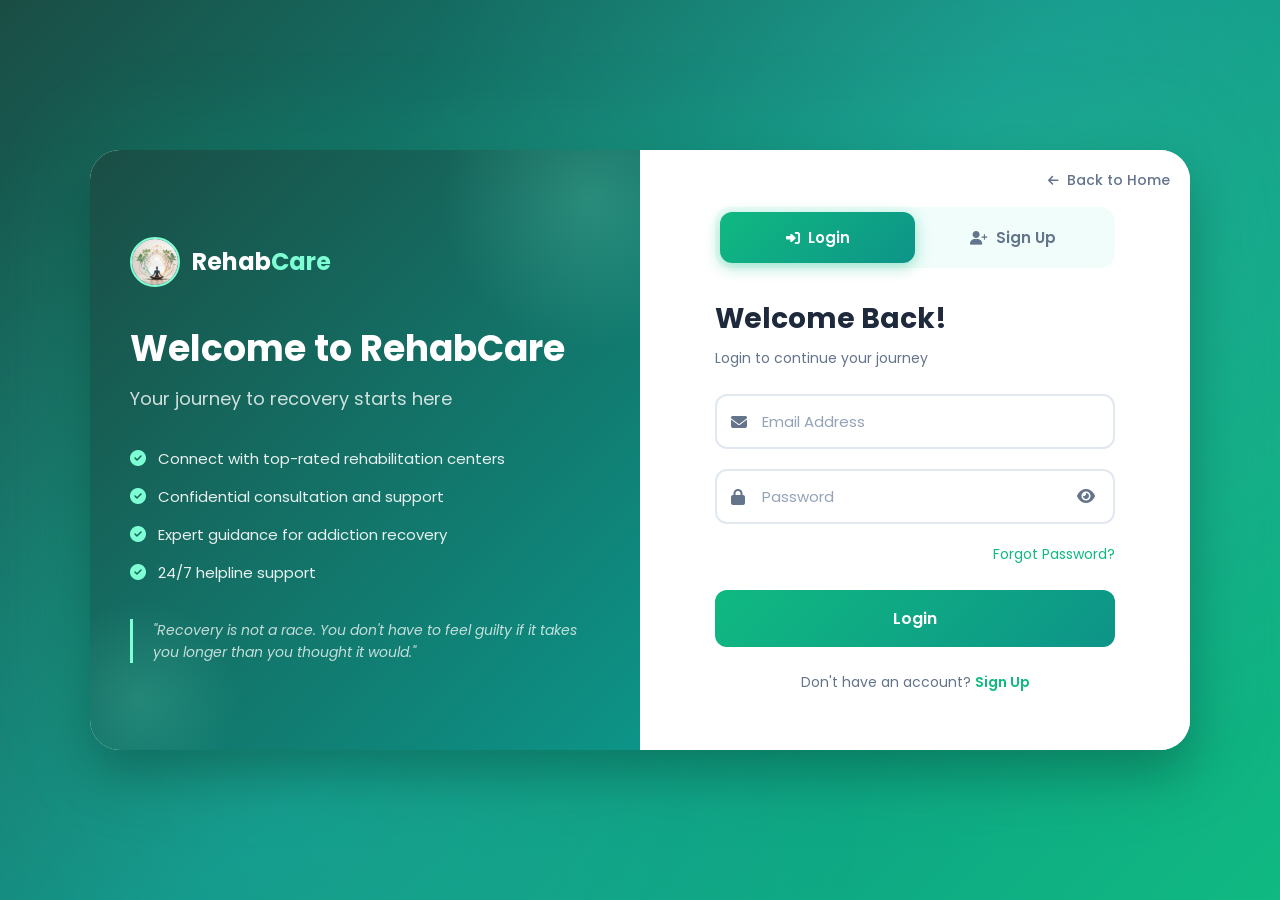
<file: auth.html>
<!DOCTYPE html>
<html lang="en">

<head>
    <!-- 
        ========================================
        REHABCARE AUTHENTICATION PAGE
        ========================================
        A beautiful login/signup page for RehabCare
        Connects with the backend API at localhost:3000
    -->

    <!-- Meta Tags for SEO -->
    <meta charset="UTF-8">
    <meta name="viewport" content="width=device-width, initial-scale=1.0">
    <meta name="description"
        content="Login or Sign Up to RehabCare - Your trusted platform for finding rehabilitation centers and treatment programs across India.">
    <meta name="keywords" content="RehabCare, login, signup, rehabilitation, addiction treatment, recovery centers">
    <meta name="author" content="RehabCare">
    <meta name="robots" content="index, follow">

    <!-- Open Graph Meta Tags for Social Media -->
    <meta property="og:title" content="Login or Sign Up | RehabCare">
    <meta property="og:description"
        content="Your trusted platform for finding rehabilitation centers and treatment programs across India.">
    <meta property="og:type" content="website">

    <!-- Title -->
    <title>Login or Sign Up | RehabCare</title>

    <!-- Font Awesome for Icons -->
    <link rel="stylesheet" href="https://cdnjs.cloudflare.com/ajax/libs/font-awesome/6.4.0/css/all.min.css">

    <!-- Google Fonts - Poppin (matching existing site) -->
    <link rel="preconnect" href="https://fonts.googleapis.com">
    <link rel="preconnect" href="https://fonts.gstatic.com" crossorigin>
    <link href="https://fonts.googleapis.com/css2?family=Poppins:wght@300;400;500;600;700&display=swap"
        rel="stylesheet">

    <!-- Custom CSS -->
    <link rel="stylesheet" href="auth.css">
</head>

<body>
    <!-- 
        ========================================
        MAIN AUTHENTICATION CONTAINER
        ========================================
        Split layout: Left (welcome) + Right (form)
    -->
    <div class="auth-container">

        <!-- LEFT SECTION - Welcome Content -->
        <div class="auth-left">
            <div class="welcome-content">
                <!-- Logo -->
                <div class="auth-logo">
                    <img src="Images/yoga.avif" alt="RehabCare Logo" class="logo-img">
                    <span>Rehab<span class="highlight">Care</span></span>
                </div>

                <!-- Welcome Text -->
                <h1 class="welcome-title">Welcome to RehabCare</h1>
                <p class="welcome-subtitle">Your journey to recovery starts here</p>

                <!-- Features List -->
                <ul class="feature-list">
                    <li><i class="fas fa-check-circle"></i> Connect with top-rated rehabilitation centers</li>
                    <li><i class="fas fa-check-circle"></i> Confidential consultation and support</li>
                    <li><i class="fas fa-check-circle"></i> Expert guidance for addiction recovery</li>
                    <li><i class="fas fa-check-circle"></i> 24/7 helpline support</li>
                </ul>

                <!-- Decorative Quote -->
                <blockquote class="welcome-quote">
                    "Recovery is not a race. You don't have to feel guilty if it takes you longer than you thought it
                    would."
                </blockquote>
            </div>
        </div>

        <!-- RIGHT SECTION - Login/Signup Form -->
        <div class="auth-right">
            <div class="form-card">
                <!-- Toggle Tabs -->
                <div class="toggle-tabs">
                    <button class="toggle-btn active" data-tab="login" id="loginTab">
                        <i class="fas fa-sign-in-alt"></i> Login
                    </button>
                    <button class="toggle-btn" data-tab="signup" id="signupTab">
                        <i class="fas fa-user-plus"></i> Sign Up
                    </button>
                    <!-- Animated Slider -->
                    <div class="toggle-slider" id="toggleSlider"></div>
                </div>

                <!-- Alert Messages Container -->
                <div id="alertContainer"></div>

                <!-- LOGIN FORM -->
                <form id="loginForm" class="auth-form active">
                    <h2 class="form-title">Welcome Back!</h2>
                    <p class="form-subtitle">Login to continue your journey</p>

                    <!-- Email Input -->
                    <div class="input-group">
                        <div class="input-wrapper">
                            <i class="fas fa-envelope input-icon"></i>
                            <input type="email" id="loginEmail" name="email" placeholder="Email Address" required
                                autocomplete="email">
                        </div>
                    </div>

                    <!-- Password Input -->
                    <div class="input-group">
                        <div class="input-wrapper">
                            <i class="fas fa-lock input-icon"></i>
                            <input type="password" id="loginPassword" name="password" placeholder="Password" required
                                autocomplete="current-password">
                            <button type="button" class="password-toggle"
                                onclick="togglePassword('loginPassword', 'loginToggleIcon')">
                                <i class="fas fa-eye" id="loginToggleIcon"></i>
                            </button>
                        </div>
                    </div>

                    <!-- Forgot Password Link -->
                    <div class="form-footer">
                        <a href="#" class="forgot-link">Forgot Password?</a>
                    </div>

                    <!-- Submit Button -->
                    <button type="submit" class="submit-btn" id="loginBtn">
                        <span class="btn-text">Login</span>
                        <span class="btn-loader"></span>
                    </button>

                    <!-- Switch to Signup -->
                    <p class="switch-form">
                        Don't have an account?
                        <button type="button" class="switch-btn" onclick="switchTab('signup')">Sign Up</button>
                    </p>
                </form>

                <!-- SIGNUP FORM -->
                <form id="signupForm" class="auth-form">
                    <h2 class="form-title">Create Account</h2>
                    <p class="form-subtitle">Join RehabCare today</p>

                    <!-- Name Input -->
                    <div class="input-group">
                        <div class="input-wrapper">
                            <i class="fas fa-user input-icon"></i>
                            <input type="text" id="signupName" name="name" placeholder="Full Name" required
                                autocomplete="name">
                        </div>
                    </div>

                    <!-- Email Input -->
                    <div class="input-group">
                        <div class="input-wrapper">
                            <i class="fas fa-envelope input-icon"></i>
                            <input type="email" id="signupEmail" name="email" placeholder="Email Address" required
                                autocomplete="email">
                        </div>
                    </div>

                    <!-- Password Input -->
                    <div class="input-group">
                        <div class="input-wrapper">
                            <i class="fas fa-lock input-icon"></i>
                            <input type="password" id="signupPassword" name="password"
                                placeholder="Password (min 6 characters)" required minlength="6"
                                autocomplete="new-password">
                            <button type="button" class="password-toggle"
                                onclick="togglePassword('signupPassword', 'signupToggleIcon')">
                                <i class="fas fa-eye" id="signupToggleIcon"></i>
                            </button>
                        </div>
                    </div>

                    <!-- Confirm Password Input -->
                    <div class="input-group">
                        <div class="input-wrapper">
                            <i class="fas fa-lock input-icon"></i>
                            <input type="password" id="signupConfirmPassword" name="confirmPassword"
                                placeholder="Confirm Password" required minlength="6" autocomplete="new-password">
                            <button type="button" class="password-toggle"
                                onclick="togglePassword('signupConfirmPassword', 'confirmToggleIcon')">
                                <i class="fas fa-eye" id="confirmToggleIcon"></i>
                            </button>
                        </div>
                    </div>

                    <!-- Submit Button -->
                    <button type="submit" class="submit-btn" id="signupBtn">
                        <span class="btn-text">Create Account</span>
                        <span class="btn-loader"></span>
                    </button>

                    <!-- Switch to Login -->
                    <p class="switch-form">
                        Already have an account?
                        <button type="button" class="switch-btn" onclick="switchTab('login')">Login</button>
                    </p>
                </form>
            </div>

            <!-- Back to Home -->
            <a href="home.html" class="back-home">
                <i class="fas fa-arrow-left"></i> Back to Home
            </a>
        </div>
    </div>

    <!-- Custom JavaScript -->
    <script src="auth.js"></script>
</body>

</html>
</file>
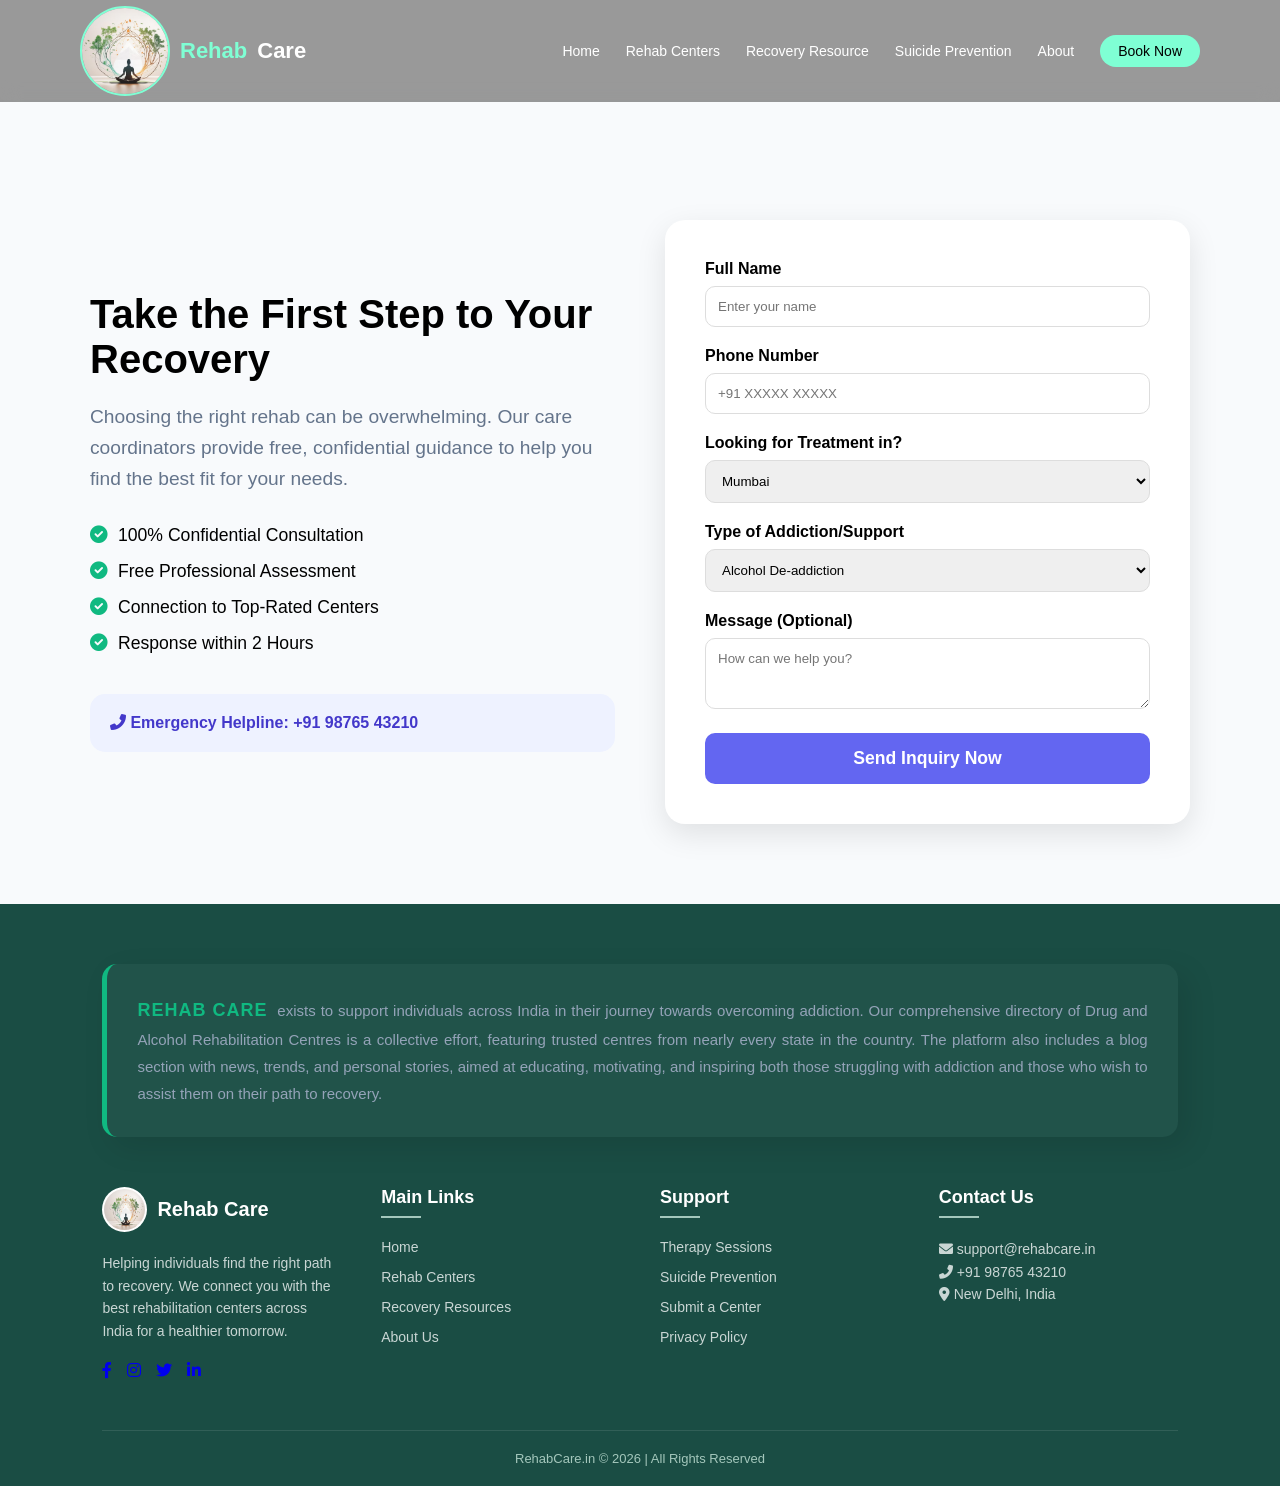
<file: booking.html>
<!DOCTYPE html>
<html lang="en">

<head>
    <meta charset="UTF-8" />
    <meta name="viewport" content="width=device-width, initial-scale=1.0" />
    <title>Book a Consultation | RehabCare</title>
    <link rel="stylesheet" href="https://cdnjs.cloudflare.com/ajax/libs/font-awesome/6.0.0/css/all.min.css">
    <link rel="stylesheet" href="style.css" />
    <style>
        /* Booking Page specific styling */
        .booking-page-wrapper {
            padding: 120px 5% 80px;
            background: #f8fafc;
        }

        .booking-container {
            max-width: 1100px;
            margin: 0 auto;
            display: grid;
            grid-template-columns: 1fr 1fr;
            gap: 50px;
            align-items: center;
        }

        @media (max-width: 768px) {
            .booking-container {
                grid-template-columns: 1fr;
            }
        }

        .booking-info h1 {
            font-size: 2.5rem;
            text-align: left;
            margin-bottom: 20px;
        }

        .benefit-list {
            list-style: none;
            padding: 0;
            margin-top: 30px;
        }

        .benefit-list li {
            margin-bottom: 15px;
            font-size: 1.1rem;
            display: flex;
            align-items: center;
            gap: 10px;
        }

        .booking-form-card {
            background: #fff;
            padding: 40px;
            border-radius: 20px;
            box-shadow: 0 10px 30px rgba(0, 0, 0, 0.1);
        }

        .form-group {
            margin-bottom: 20px;
        }

        .form-group label {
            display: block;
            margin-bottom: 8px;
            font-weight: 600;
        }

        .form-group input,
        .form-group select,
        .form-group textarea {
            width: 100%;
            padding: 12px;
            border: 1px solid #ddd;
            border-radius: 10px;
            font-family: inherit;
        }

        .submit-btn {
            width: 100%;
            padding: 15px;
            background: #6366f1;
            color: white;
            border: none;
            border-radius: 10px;
            font-size: 1.1rem;
            font-weight: 600;
            cursor: pointer;
            transition: 0.3s;
        }

        .submit-btn:hover {
            background: #a855f7;
            transform: translateY(-2px);
        }
    </style>
</head>

<body>

    <header class="nav-wrapper">
        <div class="nav-container">
            <div class="brand">
                <img src="Images/yoga.avif" alt="Logo" class="logo">
                <span>Rehab</span>Care
            </div>
            <nav class="nav-menu" id="navMenu">
                <a href="index.html">Home</a>
                <a href="rehab.html">Rehab Centers</a>
                <a href="resources.html">Recovery Resource</a>
                <a href="prevention.html">Suicide Prevention</a>
                <a href="about.html">About</a>
                <a href="booking.html" class="cta">Book Now</a>
            </nav>
            <div class="hamburger" onclick="toggleMenu()">☰</div>
        </div>
    </header>

    <main class="booking-page-wrapper">
        <div class="booking-container">
            <div class="booking-info">
                <h1>Take the First Step to Your Recovery</h1>
                <p style="color: #64748b; font-size: 1.2rem; line-height: 1.6;">
                    Choosing the right rehab can be overwhelming. Our care coordinators provide free, confidential
                    guidance to help you find the best fit for your needs.
                </p>

                <ul class="benefit-list">
                    <li><i class="fas fa-check-circle" style="color: #10b981;"></i> 100% Confidential Consultation</li>
                    <li><i class="fas fa-check-circle" style="color: #10b981;"></i> Free Professional Assessment</li>
                    <li><i class="fas fa-check-circle" style="color: #10b981;"></i> Connection to Top-Rated Centers</li>
                    <li><i class="fas fa-check-circle" style="color: #10b981;"></i> Response within 2 Hours</li>
                </ul>

                <div style="margin-top: 40px; padding: 20px; background: #eef2ff; border-radius: 15px;">
                    <p style="margin: 0; font-weight: 600; color: #4338ca;">
                        <i class="fas fa-phone-alt"></i> Emergency Helpline: +91 98765 43210
                    </p>
                </div>
            </div>

            <div class="booking-form-card">
                <form id="contactForm" onsubmit="handleBooking(event)">
                    <div class="form-group">
                        <label>Full Name</label>
                        <input type="text" id="userName" placeholder="Enter your name" required>
                    </div>
                    <div class="form-group">
                        <label>Phone Number</label>
                        <input type="tel" id="userPhone" placeholder="+91 XXXXX XXXXX" required>
                    </div>
                    <div class="form-group">
                        <label>Looking for Treatment in?</label>
                        <select id="userCity">
                            <option>Mumbai</option>
                            <option>Delhi</option>
                            <option>Bangalore</option>
                            <option>Pune</option>
                            <option>Other</option>
                        </select>
                    </div>
                    <div class="form-group">
                        <label>Type of Addiction/Support</label>
                        <select id="treatmentType">
                            <option>Alcohol De-addiction</option>
                            <option>Drug Rehabilitation</option>
                            <option>Mental Wellness</option>
                            <option>Other</option>
                        </select>
                    </div>
                    <div class="form-group">
                        <label>Message (Optional)</label>
                        <textarea id="userMsg" rows="3" placeholder="How can we help you?"></textarea>
                    </div>
                    <button type="submit" class="submit-btn">Send Inquiry Now</button>
                </form>
                <div id="formSuccess"
                    style="display:none; color: #16a34a; margin-top: 15px; font-weight: 600; text-align: center;">
                    <i class="fas fa-check-circle"></i> Thank you! Our coordinator will call you shortly.
                </div>
            </div>
        </div>
    </main>


    <footer class="main-footer">
        <div class="lux-container">
            <div class="footer-top-info">
                <p><strong>Rehab Care</strong> exists to support individuals across India in their journey towards
                    overcoming addiction. Our comprehensive directory of Drug and Alcohol Rehabilitation Centres is a
                    collective effort, featuring trusted centres from nearly every state in the country. The platform
                    also includes a blog section with news, trends, and personal stories, aimed at educating,
                    motivating, and inspiring both those struggling with addiction and those who wish to assist them on
                    their path to recovery.</p>
            </div>

            <div class="footer-container">
                <div class="footer-column about">
                    <div class="footer-logo">
                        <img src="Images/yoga.avif" alt="Rehab Care Logo">
                        <span>Rehab <b>Care</b></span>
                    </div>
                    <p class="footer-tagline">Helping individuals find the right path to recovery. We connect you with
                        the best rehabilitation centers across India for a healthier tomorrow.</p>
                    <div class="social-icons">
                        <a href="#" title="Facebook"><i class="fab fa-facebook-f"></i></a>
                        <a href="#" title="Instagram"><i class="fab fa-instagram"></i></a>
                        <a href="#" title="Twitter"><i class="fab fa-twitter"></i></a>
                        <a href="#" title="LinkedIn"><i class="fab fa-linkedin-in"></i></a>
                    </div>
                </div>

                <div class="footer-column">
                    <h3>Main Links</h3>
                    <ul class="footer-links">
                        <li><a href="index.html">Home</a></li>
                        <li><a href="rehab.html">Rehab Centers</a></li>
                        <li><a href="resources.html">Recovery Resources</a></li>
                        <li><a href="about.html">About Us</a></li>
                    </ul>
                </div>

                <div class="footer-column">
                    <h3>Support</h3>
                    <ul class="footer-links">
                        <li><a href="#">Therapy Sessions</a></li>
                        <li><a href="prevention.html">Suicide Prevention</a></li>
                        <li><a href="#">Submit a Center</a></li>
                        <li><a href="#">Privacy Policy</a></li>
                    </ul>
                </div>

                <div class="footer-column contact-info">
                    <h3>Contact Us</h3>
                    <p><i class="fas fa-envelope"></i> support@rehabcare.in</p>
                    <p><i class="fas fa-phone-alt"></i> +91 98765 43210</p>
                    <p><i class="fas fa-map-marker-alt"></i> New Delhi, India</p>
                </div>
            </div>

            <div class="footer-bottom">
                <p>RehabCare.in &copy; 2026 | All Rights Reserved</p>
            </div>
        </div>
    </footer>
    <script>
        function toggleMenu() {
            document.getElementById("navMenu").classList.toggle("active");
        }

        // API Base URL - Update this to match your backend server
        const API_BASE_URL = 'http://localhost:3000/api';

        async function handleBooking(event) {
            event.preventDefault();

            // Get form values
            const userName = document.getElementById('userName').value;
            const userPhone = document.getElementById('userPhone').value;
            const userCity = document.getElementById('userCity').value;
            const treatmentType = document.getElementById('treatmentType').value;
            const userMsg = document.getElementById('userMsg').value;

            // Prepare data for backend
            const contactData = {
                name: userName,
                email: userName.toLowerCase().replace(/\s+/g, '.') + '@placeholder.com', // Generate placeholder email if not provided
                phone: userPhone,
                message: userMsg,
                centerName: 'General Inquiry',
                city: userCity,
                treatmentType: treatmentType
            };

            // Show loading state
            const submitBtn = document.querySelector('.submit-btn');
            const originalBtnText = submitBtn.innerHTML;
            submitBtn.innerHTML = '<i class="fas fa-spinner fa-spin"></i> Sending...';
            submitBtn.disabled = true;

            try {
                // Send data to backend
                const response = await fetch(`${API_BASE_URL}/contact/submit`, {
                    method: 'POST',
                    headers: {
                        'Content-Type': 'application/json'
                    },
                    body: JSON.stringify(contactData)
                });

                const result = await response.json();

                if (result.success) {
                    // Hide form and show success message
                    document.getElementById("contactForm").style.display = "none";
                    document.getElementById("formSuccess").style.display = "block";
                    console.log('Booking submitted successfully!', result);
                } else {
                    // Show error message
                    alert('Error: ' + result.message);
                    submitBtn.innerHTML = originalBtnText;
                    submitBtn.disabled = false;
                }
            } catch (error) {
                console.error('Error submitting form:', error);
                alert('Network error. Please make sure the backend server is running.');
                submitBtn.innerHTML = originalBtnText;
                submitBtn.disabled = false;
            }
        }
    </script>
    <script src="script.js"></script>
</body>

</html>
</file>
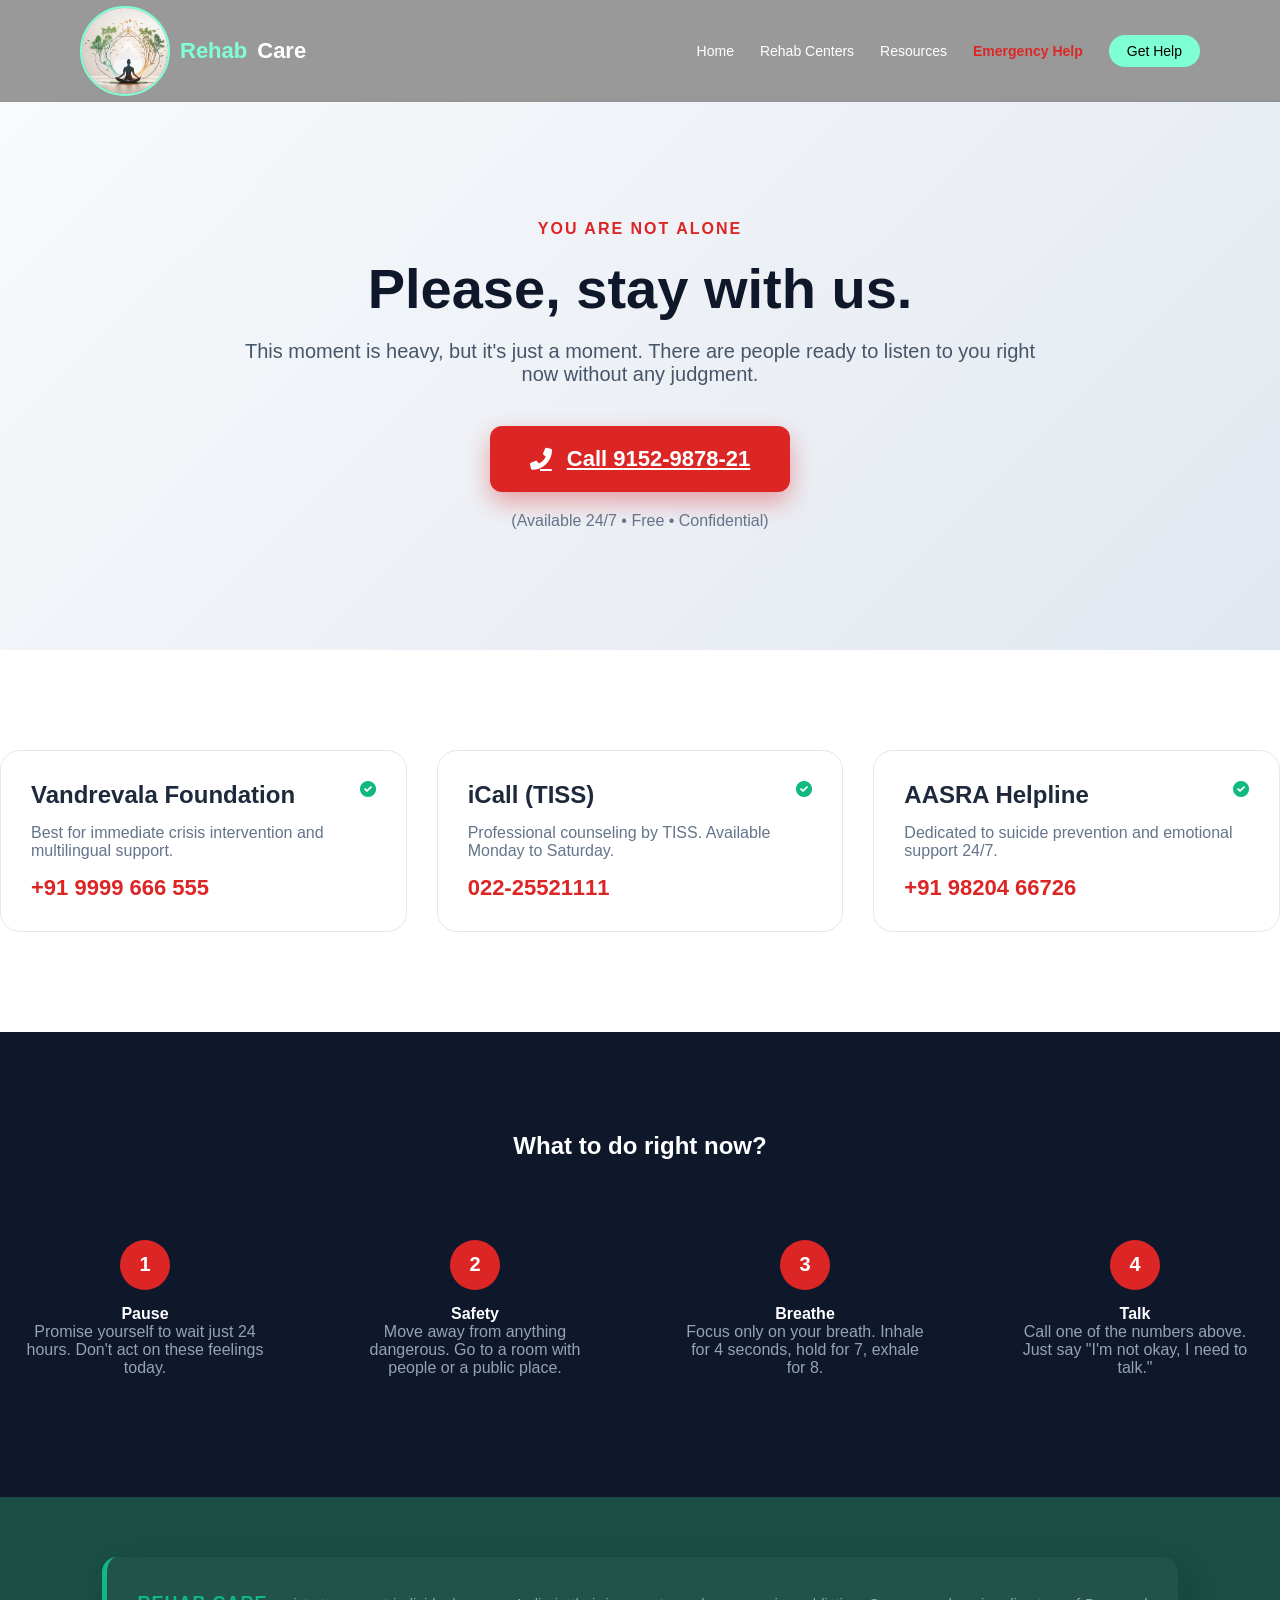
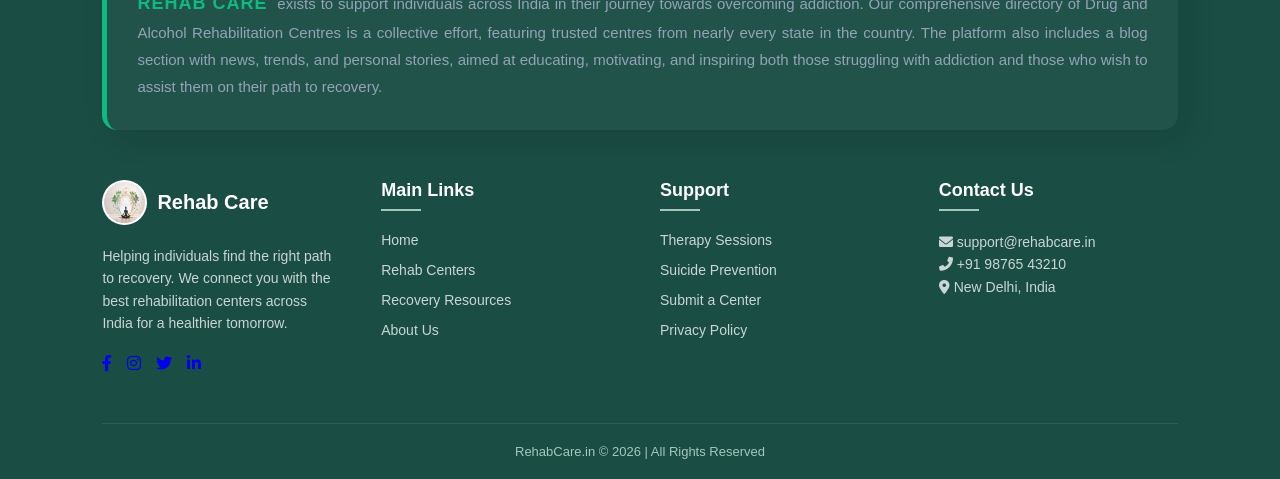
<file: prevention.html>
<!DOCTYPE html>
<html lang="en">

<head>
    <meta charset="UTF-8" />
    <meta name="viewport" content="width=device-width, initial-scale=1.0" />
    <title>Emergency Support | You Matter | RehabCare</title>

    <link rel="stylesheet" href="https://cdnjs.cloudflare.com/ajax/libs/font-awesome/6.0.0/css/all.min.css">
    <link rel="stylesheet" href="style.css" />
    <style>
        /* Specific page styling for better look */
        .emergency-btn {
            background: #dc2626;
            color: white !important;
            padding: 20px 40px;
            border-radius: 12px;
            font-size: 22px;
            font-weight: 800;
            display: inline-flex;
            align-items: center;
            gap: 15px;
            transition: all 0.3s ease;
            box-shadow: 0 10px 25px rgba(220, 38, 38, 0.4);
        }
        .emergency-btn:hover {
            transform: translateY(-3px);
            background: #b91c1c;
        }
        .helpline-card {
            background: white;
            padding: 30px;
            border-radius: 20px;
            border: 1px solid #e2e8f0;
            transition: all 0.3s ease;
        }
        .helpline-card:hover {
            border-color: #dc2626;
            box-shadow: 0 15px 30px rgba(0,0,0,0.1);
        }
        .step-box {
            text-align: center;
            padding: 20px;
        }
        .step-number {
            width: 50px;
            height: 50px;
            background: #dc2626;
            color: white;
            border-radius: 50%;
            display: flex;
            align-items: center;
            justify-content: center;
            margin: 0 auto 15px;
            font-weight: bold;
            font-size: 20px;
        }
    </style>
</head>

<body>

    <header class="nav-wrapper">
        <div class="nav-container">
            <div class="brand">
                <img src="Images/yoga.avif" alt="Logo" class="logo">
                <span>Rehab</span>Care
            </div>
            <nav class="nav-menu" id="navMenu">
                <a href="index.html">Home</a>
                <a href="rehab.html">Rehab Centers</a>
                <a href="resources.html">Resources</a>
                <a href="prevention.html" style="color: #dc2626;"><b>Emergency Help</b></a>
                <a href="booking.html" class="cta">Get Help</a>
            </nav>
            <div class="hamburger" onclick="toggleMenu()">☰</div>
        </div>
    </header>

    <main>
        <section style="background: linear-gradient(135deg, #f8fafc 0%, #e2e8f0 100%); padding: 120px 20px; text-align: center;">
            <div class="container" style="max-width: 800px; margin: 0 auto;">
                <span style="color: #dc2626; font-weight: 700; letter-spacing: 2px; text-transform: uppercase;">You are not alone</span>
                <h1 style="font-size: 56px; color: #0f172a; margin: 20px 0; line-height: 1.1;">Please, stay with us.</h1>
                <p style="font-size: 20px; color: #475569; margin-bottom: 40px;">
                    This moment is heavy, but it's just a moment. There are people ready to listen to you right now without any judgment.
                </p>
                <a href="tel:9152987821" class="emergency-btn">
                    <i class="fas fa-phone-alt"></i> Call 9152-9878-21
                </a>
                <p style="margin-top: 20px; color: #64748b;">(Available 24/7 • Free • Confidential)</p>
            </div>
        </section>

        <section style="padding: 100px 0;">
            <div class="container">
                <div style="display: grid; grid-template-columns: repeat(auto-fit, minmax(320px, 1fr)); gap: 30px;">
                    
                    <div class="helpline-card">
                        <div style="display: flex; justify-content: space-between; align-items: flex-start;">
                            <h3 style="color: #1e293b; font-size: 24px;">Vandrevala Foundation</h3>
                            <i class="fas fa-check-circle" style="color: #10b981;"></i>
                        </div>
                        <p style="margin: 15px 0; color: #64748b;">Best for immediate crisis intervention and multilingual support.</p>
                        <a href="tel:9999666555" style="font-size: 22px; font-weight: 700; color: #dc2626; text-decoration: none;">+91 9999 666 555</a>
                    </div>

                    <div class="helpline-card">
                        <div style="display: flex; justify-content: space-between; align-items: flex-start;">
                            <h3 style="color: #1e293b; font-size: 24px;">iCall (TISS)</h3>
                            <i class="fas fa-check-circle" style="color: #10b981;"></i>
                        </div>
                        <p style="margin: 15px 0; color: #64748b;">Professional counseling by TISS. Available Monday to Saturday.</p>
                        <a href="tel:02225521111" style="font-size: 22px; font-weight: 700; color: #dc2626; text-decoration: none;">022-25521111</a>
                    </div>

                    <div class="helpline-card">
                        <div style="display: flex; justify-content: space-between; align-items: flex-start;">
                            <h3 style="color: #1e293b; font-size: 24px;">AASRA Helpline</h3>
                            <i class="fas fa-check-circle" style="color: #10b981;"></i>
                        </div>
                        <p style="margin: 15px 0; color: #64748b;">Dedicated to suicide prevention and emotional support 24/7.</p>
                        <a href="tel:9820466726" style="font-size: 22px; font-weight: 700; color: #dc2626; text-decoration: none;">+91 98204 66726</a>
                    </div>

                </div>
            </div>
        </section>

        <section style="background: #0f172a; color: white; padding: 100px 0;">
            <div class="container">
                <h2 style="text-align: center; margin-bottom: 60px; color: white;">What to do right now?</h2>
                
                

                <div style="display: grid; grid-template-columns: repeat(auto-fit, minmax(200px, 1fr)); gap: 40px;">
                    <div class="step-box">
                        <div class="step-number">1</div>
                        <h4 style="color: white;">Pause</h4>
                        <p style="color: #94a3b8;">Promise yourself to wait just 24 hours. Don't act on these feelings today.</p>
                    </div>
                    <div class="step-box">
                        <div class="step-number">2</div>
                        <h4 style="color: white;">Safety</h4>
                        <p style="color: #94a3b8;">Move away from anything dangerous. Go to a room with people or a public place.</p>
                    </div>
                    <div class="step-box">
                        <div class="step-number">3</div>
                        <h4 style="color: white;">Breathe</h4>
                        <p style="color: #94a3b8;">Focus only on your breath. Inhale for 4 seconds, hold for 7, exhale for 8.</p>
                    </div>
                    <div class="step-box">
                        <div class="step-number">4</div>
                        <h4 style="color: white;">Talk</h4>
                        <p style="color: #94a3b8;">Call one of the numbers above. Just say "I'm not okay, I need to talk."</p>
                    </div>
                </div>
            </div>
        </section>
    </main>

   
   <footer class="main-footer">
    <div class="lux-container">
        <div class="footer-top-info">
            <p><strong>Rehab Care</strong> exists to support individuals across India in their journey towards overcoming addiction. Our comprehensive directory of Drug and Alcohol Rehabilitation Centres is a collective effort, featuring trusted centres from nearly every state in the country. The platform also includes a blog section with news, trends, and personal stories, aimed at educating, motivating, and inspiring both those struggling with addiction and those who wish to assist them on their path to recovery.</p>
        </div>

        <div class="footer-container">
            <div class="footer-column about">
                <div class="footer-logo">
                    <img src="Images/yoga.avif" alt="Rehab Care Logo">
                    <span>Rehab <b>Care</b></span>
                </div>
                <p class="footer-tagline">Helping individuals find the right path to recovery. We connect you with the best rehabilitation centers across India for a healthier tomorrow.</p>
                <div class="social-icons">
                    <a href="#" title="Facebook"><i class="fab fa-facebook-f"></i></a>
                    <a href="#" title="Instagram"><i class="fab fa-instagram"></i></a>
                    <a href="#" title="Twitter"><i class="fab fa-twitter"></i></a>
                    <a href="#" title="LinkedIn"><i class="fab fa-linkedin-in"></i></a>
                </div>
            </div>

            <div class="footer-column">
                <h3>Main Links</h3>
                <ul class="footer-links">
                    <li><a href="index.html">Home</a></li>
                    <li><a href="rehab.html">Rehab Centers</a></li>
                    <li><a href="resources.html">Recovery Resources</a></li>
                    <li><a href="about.html">About Us</a></li>
                </ul>
            </div>

            <div class="footer-column">
                <h3>Support</h3>
                <ul class="footer-links">
                    <li><a href="#">Therapy Sessions</a></li>
                    <li><a href="prevention.html">Suicide Prevention</a></li>
                    <li><a href="#">Submit a Center</a></li>
                    <li><a href="#">Privacy Policy</a></li>
                </ul>
            </div>

            <div class="footer-column contact-info">
                <h3>Contact Us</h3>
                <p><i class="fas fa-envelope"></i> support@rehabcare.in</p>
                <p><i class="fas fa-phone-alt"></i> +91 98765 43210</p>
                <p><i class="fas fa-map-marker-alt"></i> New Delhi, India</p>
            </div>
        </div>

        <div class="footer-bottom">
            <p>RehabCare.in &copy; 2026 | All Rights Reserved</p>
        </div>
    </div>
</footer>

    <script>
        function toggleMenu() {
            document.getElementById("navMenu").classList.toggle("active");
        }
    </script>
</body>
</html>
</file>
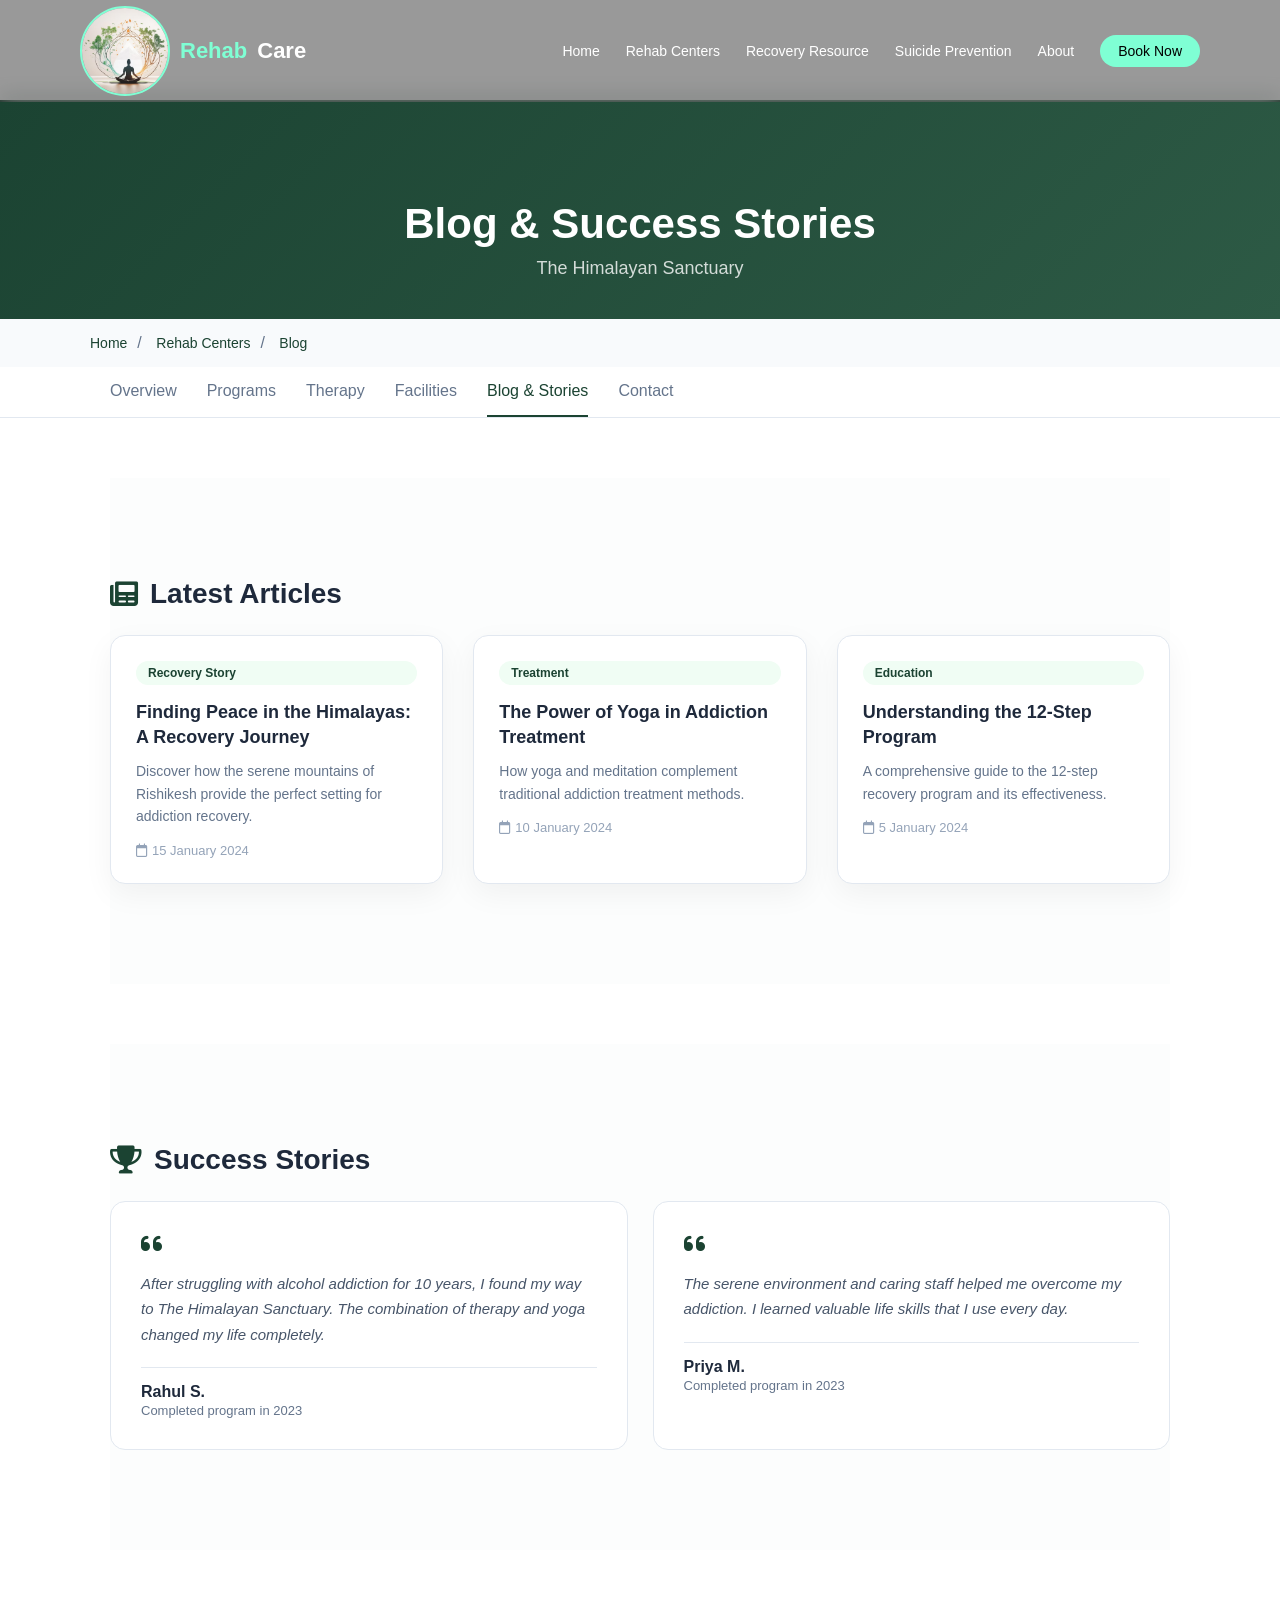
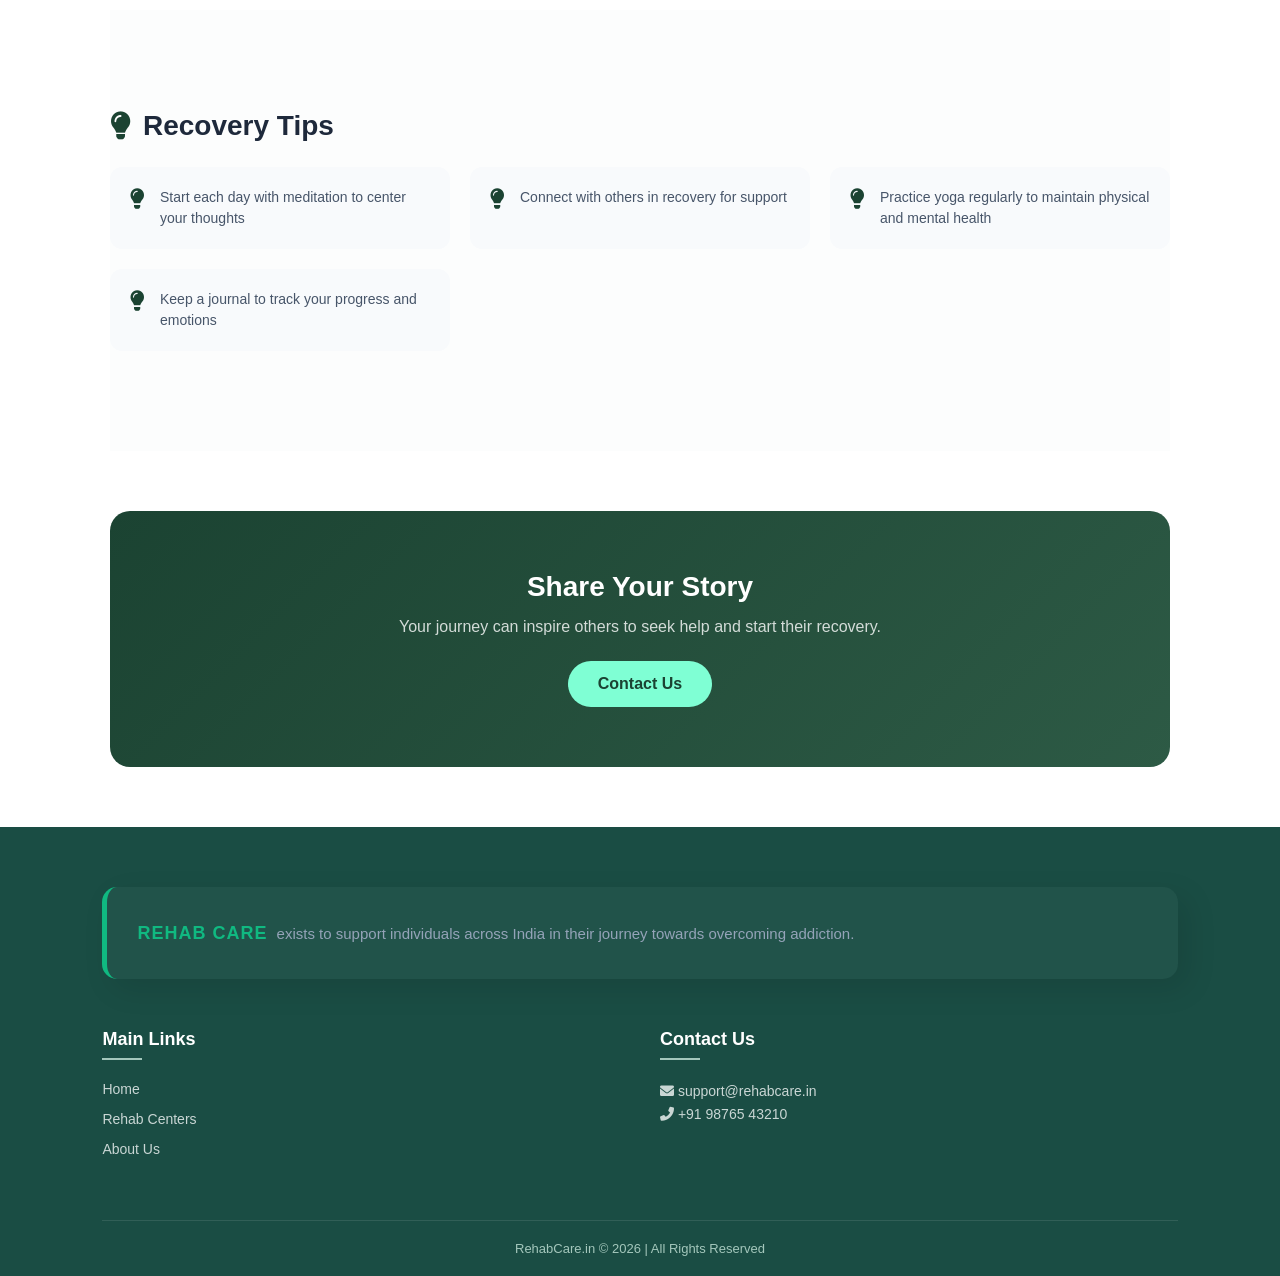
<file: rehab-blog.html>
<!DOCTYPE html>
<html lang="en">

<head>
    <meta charset="UTF-8" />
    <meta name="viewport" content="width=device-width, initial-scale=1.0" />
    <meta name="description" content="" />
    <meta name="keywords" content="" />
    <meta name="robots" content="index, follow" />
    <title>Blog & Success Stories | RehabCare</title>

    <link rel="canonical" href="" />
    <link rel="stylesheet" href="https://cdnjs.cloudflare.com/ajax/libs/font-awesome/6.0.0/css/all.min.css">
    <link rel="stylesheet" href="white.css" />
    <style>
        /* Page Header */
        .page-header {
            background: linear-gradient(135deg, #1b4332 0%, #2d5a45 100%);
            padding: 100px 20px 40px;
            text-align: center;
            color: white;
        }

        .page-header h1 {
            font-size: 42px;
            margin-bottom: 10px;
        }

        .page-header p {
            color: rgba(255, 255, 255, 0.8);
            font-size: 18px;
        }

        /* Breadcrumb */
        .breadcrumb {
            background: #f8fafc;
            padding: 15px 20px;
        }

        .breadcrumb-container {
            max-width: 1100px;
            margin: 0 auto;
        }

        .breadcrumb a {
            color: #1b4332;
            text-decoration: none;
            font-size: 14px;
        }

        .breadcrumb span {
            color: #64748b;
            margin: 0 10px;
        }

        /* Center Navigation */
        .center-nav {
            background: white;
            border-bottom: 1px solid #e2e8f0;
            position: sticky;
            top: 70px;
            z-index: 100;
        }

        .center-nav-container {
            max-width: 1100px;
            margin: 0 auto;
            display: flex;
            gap: 30px;
            overflow-x: auto;
            padding: 0 20px;
        }

        .center-nav a {
            color: #64748b;
            text-decoration: none;
            padding: 15px 0;
            font-weight: 500;
            white-space: nowrap;
            border-bottom: 2px solid transparent;
            transition: all 0.3s ease;
        }

        .center-nav a:hover,
        .center-nav a.active {
            color: #1b4332;
            border-bottom-color: #1b4332;
        }

        /* Main Content */
        .blog-content {
            max-width: 1100px;
            margin: 0 auto;
            padding: 60px 20px;
        }

        .blog-section {
            margin-bottom: 60px;
        }

        .blog-section h2 {
            color: #1e293b;
            font-size: 28px;
            margin-bottom: 25px;
            display: flex;
            align-items: center;
            gap: 12px;
        }

        .blog-section h2 i {
            color: #1b4332;
        }

        /* Articles Grid */
        .articles-grid {
            display: grid;
            grid-template-columns: repeat(auto-fit, minmax(320px, 1fr));
            gap: 30px;
        }

        .blog-card {
            background: white;
            border-radius: 15px;
            padding: 25px;
            border: 1px solid #e2e8f0;
            transition: all 0.3s ease;
        }

        .blog-card:hover {
            transform: translateY(-5px);
            box-shadow: 0 10px 25px rgba(0, 0, 0, 0.1);
            border-color: #1b4332;
        }

        .article-category {
            background: #f0fdf4;
            color: #1b4332;
            padding: 5px 12px;
            border-radius: 20px;
            font-size: 12px;
            font-weight: 600;
            display: inline-block;
            margin-bottom: 15px;
        }

        .blog-card h3 {
            color: #1e293b;
            font-size: 18px;
            margin-bottom: 10px;
            line-height: 1.4;
        }

        .blog-card>p {
            color: #64748b;
            font-size: 14px;
            line-height: 1.6;
            margin-bottom: 15px;
        }

        .article-date {
            color: #94a3b8;
            font-size: 13px;
            display: flex;
            align-items: center;
            gap: 5px;
        }

        /* Success Stories */
        .stories-grid {
            display: grid;
            grid-template-columns: repeat(auto-fit, minmax(300px, 1fr));
            gap: 25px;
        }

        .story-card {
            background: white;
            border-radius: 15px;
            padding: 30px;
            border: 1px solid #e2e8f0;
            position: relative;
        }

        .story-content {
            margin-bottom: 20px;
        }

        .story-content i {
            font-size: 24px;
            color: #1b4332;
            margin-bottom: 15px;
            display: block;
        }

        .story-content p {
            color: #475569;
            font-size: 15px;
            line-height: 1.7;
            font-style: italic;
        }

        .story-author {
            border-top: 1px solid #e2e8f0;
            padding-top: 15px;
        }

        .story-author strong {
            color: #1e293b;
            display: block;
        }

        .story-author span {
            color: #64748b;
            font-size: 13px;
        }

        /* Recovery Tips */
        .tips-grid {
            display: grid;
            grid-template-columns: repeat(auto-fit, minmax(280px, 1fr));
            gap: 20px;
        }

        .tip-item {
            background: #f8fafc;
            border-radius: 12px;
            padding: 20px;
            display: flex;
            align-items: flex-start;
            gap: 15px;
            transition: all 0.3s ease;
        }

        .tip-item:hover {
            background: #f0fdf4;
        }

        .tip-item i {
            font-size: 20px;
            color: #1b4332;
            margin-top: 2px;
        }

        .tip-item span {
            color: #475569;
            font-size: 14px;
            line-height: 1.5;
        }

        /* CTA Section */
        .blog-cta {
            background: linear-gradient(135deg, #1b4332 0%, #2d5a45 100%);
            padding: 60px 20px;
            text-align: center;
            border-radius: 20px;
            color: white;
        }

        .blog-cta h3 {
            font-size: 28px;
            margin-bottom: 15px;
        }

        .blog-cta p {
            color: rgba(255, 255, 255, 0.8);
            margin-bottom: 25px;
        }

        .btn-cta {
            display: inline-block;
            background: #7fffd4;
            color: #1b4332;
            padding: 14px 30px;
            border-radius: 50px;
            text-decoration: none;
            font-weight: 600;
            transition: all 0.3s ease;
        }

        .btn-cta:hover {
            background: #5fe5c4;
            transform: translateY(-2px);
        }

        /* Mobile Responsive */
        @media (max-width: 768px) {
            .page-header {
                padding: 80px 20px 30px;
            }

            .page-header h1 {
                font-size: 28px;
            }

            .center-nav {
                top: 60px;
            }

            .articles-grid {
                grid-template-columns: 1fr;
            }

            .stories-grid {
                grid-template-columns: 1fr;
            }
        }
    </style>
</head>

<body>

    <header class="nav-wrapper">
        <div class="nav-container">
            <div class="brand">
                <img src="Images/yoga.avif" alt="Logo" class="logo">
                <span>Rehab</span>Care
            </div>

            <nav class="nav-menu" id="navMenu">
                <a href="home.html">Home</a>
                <a href="rehab.html">Rehab Centers</a>
                <a href="resources.html">Recovery Resource</a>
                <a href="prevention.html">Suicide Prevention</a>
                <a href="about.html">About</a>
                <a href="booking.html" class="cta">Book Now</a>
            </nav>

            <div class="hamburger" onclick="toggleMenu()">☰</div>
        </div>
    </header>

    <!-- Page Header -->
    <section class="page-header">
        <h1>Blog & Success Stories</h1>
        <p id="center-name">Loading...</p>
    </section>

    <!-- Breadcrumb -->
    <nav class="breadcrumb">
        <div class="breadcrumb-container">
            <a href="home.html">Home</a><span>/</span>
            <a href="rehab.html">Rehab Centers</a><span>/</span>
            <a href="#">Blog</a>
        </div>
    </nav>

    <!-- Center Navigation -->
    <nav class="center-nav">
        <div class="center-nav-container">
            <a href="#" id="nav-details">Overview</a>
            <a href="#" id="nav-programs">Programs</a>
            <a href="#" id="nav-therapy">Therapy</a>
            <a href="#" id="nav-facilities">Facilities</a>
            <a href="#" id="nav-blog" class="active">Blog & Stories</a>
            <a href="#" id="nav-contact">Contact</a>
        </div>
    </nav>

    <!-- Main Content -->
    <main class="blog-content">
        <!-- Articles -->
        <section class="blog-section">
            <h2><i class="fas fa-newspaper"></i> Latest Articles</h2>
            <div class="articles-grid" id="articles">
                <!-- Dynamically loaded -->
            </div>
        </section>

        <!-- Success Stories -->
        <section class="blog-section">
            <h2><i class="fas fa-trophy"></i> Success Stories</h2>
            <div class="stories-grid" id="success-stories">
                <!-- Dynamically loaded -->
            </div>
        </section>

        <!-- Recovery Tips -->
        <section class="blog-section">
            <h2><i class="fas fa-lightbulb"></i> Recovery Tips</h2>
            <div class="tips-grid" id="recovery-tips">
                <!-- Dynamically loaded -->
            </div>
        </section>

        <!-- CTA Section -->
        <section class="blog-cta">
            <h3>Share Your Story</h3>
            <p>Your journey can inspire others to seek help and start their recovery.</p>
            <a href="#" id="cta-contact" class="btn-cta">Contact Us</a>
        </section>
    </main>

    <!-- Footer -->
    <footer class="main-footer">
        <div class="lux-container">
            <div class="footer-top-info">
                <p><strong>Rehab Care</strong> exists to support individuals across India in their journey towards
                    overcoming addiction.</p>
            </div>
            <div class="footer-container">
                <div class="footer-column">
                    <h3>Main Links</h3>
                    <ul class="footer-links">
                        <li><a href="index.html">Home</a></li>
                        <li><a href="rehab.html">Rehab Centers</a></li>
                        <li><a href="about.html">About Us</a></li>
                    </ul>
                </div>
                <div class="footer-column">
                    <h3>Contact Us</h3>
                    <p><i class="fas fa-envelope"></i> support@rehabcare.in</p>
                    <p><i class="fas fa-phone-alt"></i> +91 98765 43210</p>
                </div>
            </div>
            <div class="footer-bottom">
                <p>RehabCare.in &copy; 2026 | All Rights Reserved</p>
            </div>
        </div>
    </footer>

    <script src="rehab-centers-data.js"></script>
    <script src="rehab-script.js"></script>
    <script>
        function toggleMenu() {
            document.getElementById("navMenu").classList.toggle("active");
        }
    </script>
</body>

</html>
</file>
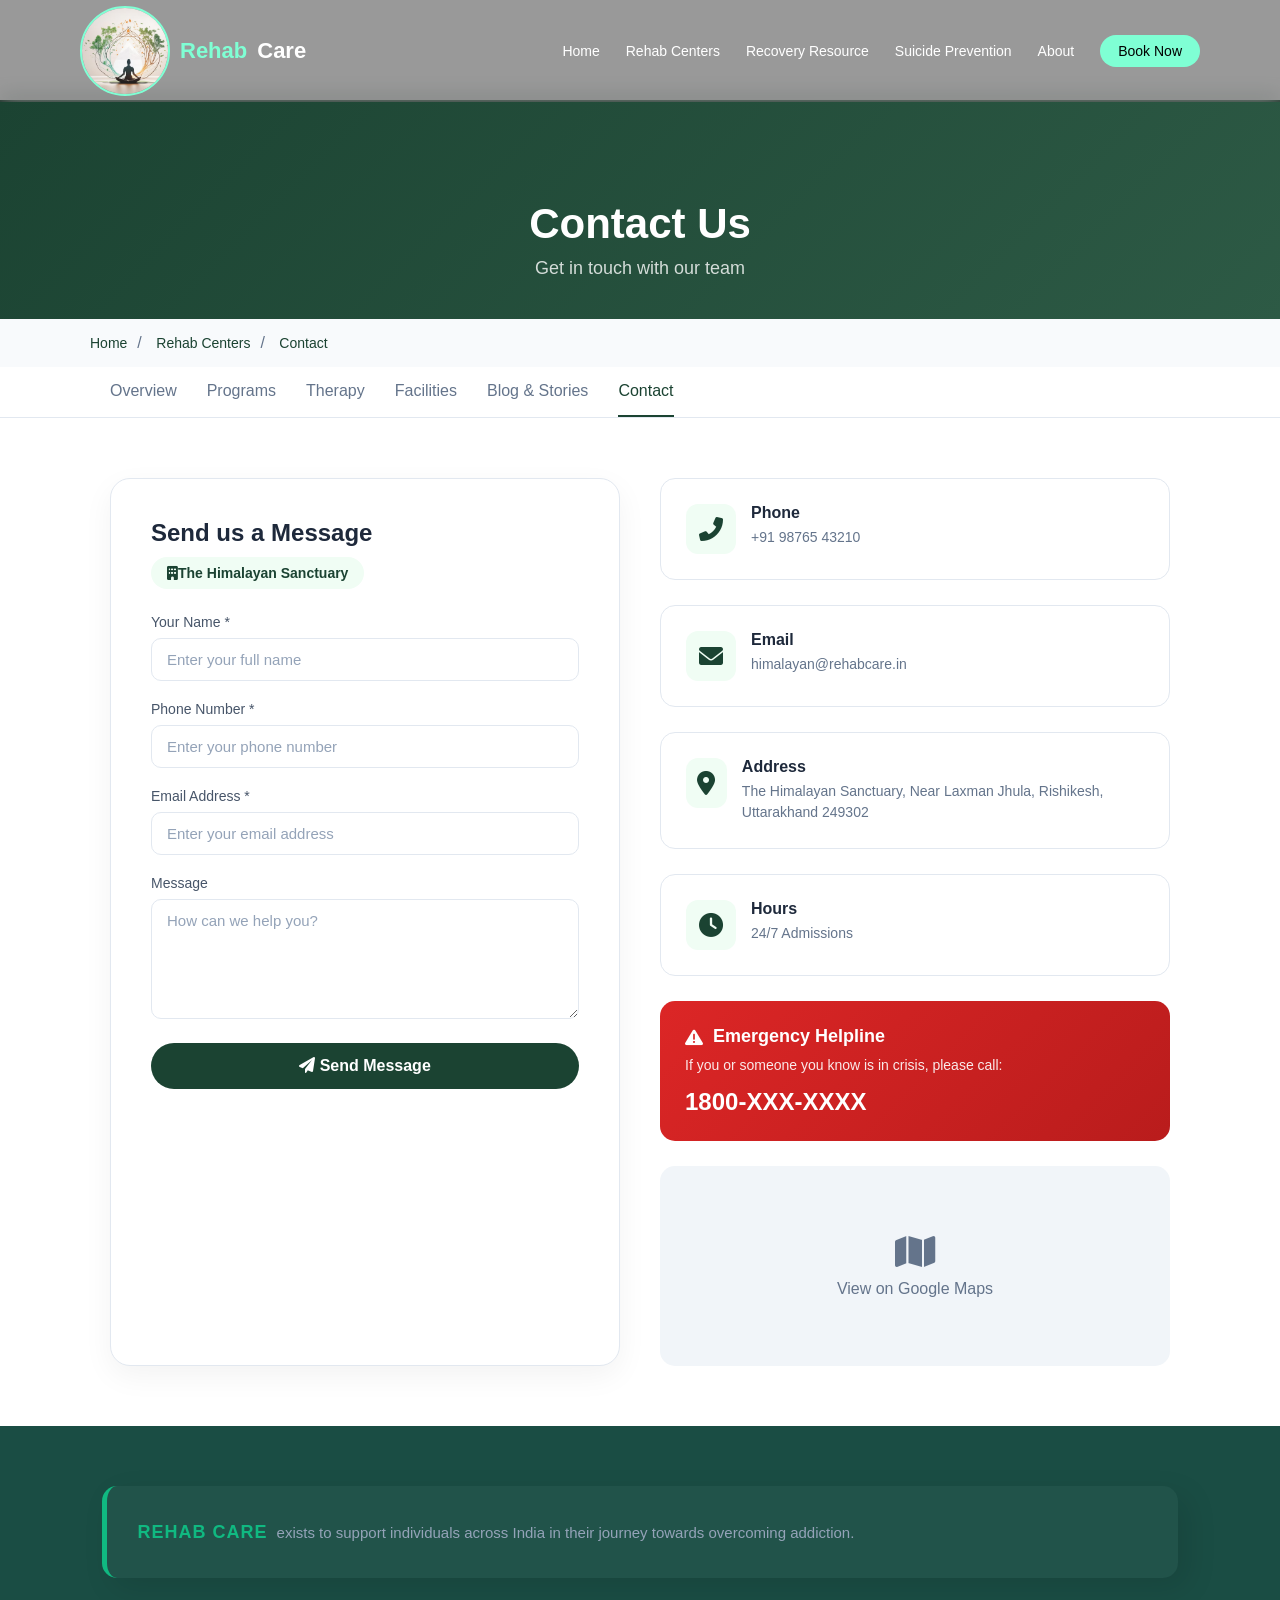
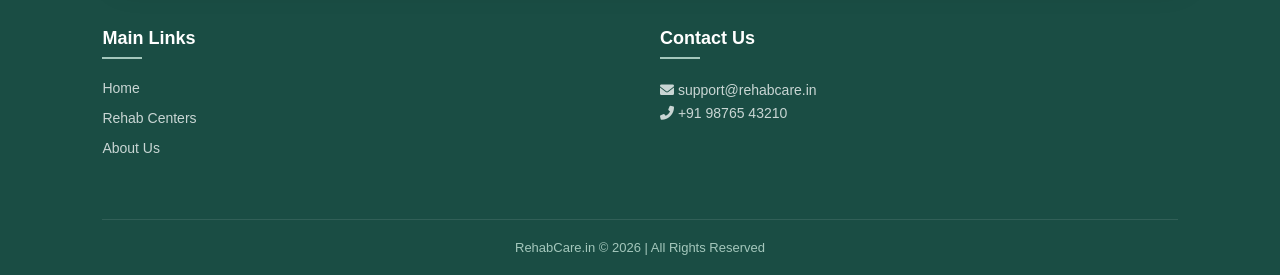
<file: rehab-contact.html>
<!DOCTYPE html>
<html lang="en">

<head>
    <meta charset="UTF-8" />
    <meta name="viewport" content="width=device-width, initial-scale=1.0" />
    <meta name="description" content="" />
    <meta name="keywords" content="" />
    <meta name="robots" content="index, follow" />
    <title>Contact Center | RehabCare</title>

    <link rel="canonical" href="" />
    <link rel="stylesheet" href="https://cdnjs.cloudflare.com/ajax/libs/font-awesome/6.0.0/css/all.min.css">
    <link rel="stylesheet" href="style.css" />
    <style>
        /* Page Header */
        .page-header {
            background: linear-gradient(135deg, #1b4332 0%, #2d5a45 100%);
            padding: 100px 20px 40px;
            text-align: center;
            color: white;
        }

        .page-header h1 {
            font-size: 42px;
            margin-bottom: 10px;
        }

        .page-header p {
            color: rgba(255, 255, 255, 0.8);
            font-size: 18px;
        }

        /* Breadcrumb */
        .breadcrumb {
            background: #f8fafc;
            padding: 15px 20px;
        }

        .breadcrumb-container {
            max-width: 1100px;
            margin: 0 auto;
        }

        .breadcrumb a {
            color: #1b4332;
            text-decoration: none;
            font-size: 14px;
        }

        .breadcrumb span {
            color: #64748b;
            margin: 0 10px;
        }

        /* Center Navigation */
        .center-nav {
            background: white;
            border-bottom: 1px solid #e2e8f0;
            position: sticky;
            top: 70px;
            z-index: 100;
        }

        .center-nav-container {
            max-width: 1100px;
            margin: 0 auto;
            display: flex;
            gap: 30px;
            overflow-x: auto;
            padding: 0 20px;
        }

        .center-nav a {
            color: #64748b;
            text-decoration: none;
            padding: 15px 0;
            font-weight: 500;
            white-space: nowrap;
            border-bottom: 2px solid transparent;
            transition: all 0.3s ease;
        }

        .center-nav a:hover,
        .center-nav a.active {
            color: #1b4332;
            border-bottom-color: #1b4332;
        }

        /* Main Content */
        .contact-content {
            max-width: 1100px;
            margin: 0 auto;
            padding: 60px 20px;
        }

        .contact-grid {
            display: grid;
            grid-template-columns: 1fr 1fr;
            gap: 40px;
        }

        /* Contact Form */
        .contact-form-wrapper {
            background: white;
            border-radius: 20px;
            padding: 40px;
            border: 1px solid #e2e8f0;
            box-shadow: 0 10px 30px rgba(0, 0, 0, 0.05);
        }

        .contact-form-wrapper h2 {
            color: #1e293b;
            font-size: 24px;
            margin-bottom: 10px;
        }

        .center-badge {
            background: #f0fdf4;
            color: #1b4332;
            padding: 8px 16px;
            border-radius: 20px;
            font-size: 14px;
            font-weight: 600;
            display: inline-block;
            margin-bottom: 25px;
        }

        .form-group {
            margin-bottom: 20px;
        }

        .form-group label {
            display: block;
            color: #475569;
            font-size: 14px;
            font-weight: 500;
            margin-bottom: 8px;
        }

        .form-group input,
        .form-group textarea {
            width: 100%;
            padding: 12px 15px;
            border: 1px solid #e2e8f0;
            border-radius: 10px;
            font-size: 15px;
            font-family: inherit;
            transition: border-color 0.3s ease;
        }

        .form-group input:focus,
        .form-group textarea:focus {
            outline: none;
            border-color: #1b4332;
        }

        .form-group textarea {
            min-height: 120px;
            resize: vertical;
        }

        .form-group input::placeholder,
        .form-group textarea::placeholder {
            color: #94a3b8;
        }

        .btn-submit {
            width: 100%;
            background: #1b4332;
            color: white;
            padding: 14px 25px;
            border: none;
            border-radius: 50px;
            font-size: 16px;
            font-weight: 600;
            cursor: pointer;
            transition: background 0.3s ease;
        }

        .btn-submit:hover {
            background: #2d5a45;
        }

        /* Contact Info */
        .contact-info-wrapper {
            display: flex;
            flex-direction: column;
            gap: 25px;
        }

        .info-card {
            background: white;
            border-radius: 15px;
            padding: 25px;
            border: 1px solid #e2e8f0;
            display: flex;
            align-items: flex-start;
            gap: 15px;
        }

        .info-card i {
            font-size: 24px;
            color: #1b4332;
            width: 50px;
            height: 50px;
            background: #f0fdf4;
            border-radius: 12px;
            display: flex;
            align-items: center;
            justify-content: center;
        }

        .info-card h4 {
            color: #1e293b;
            font-size: 16px;
            margin-bottom: 5px;
        }

        .info-card p {
            color: #64748b;
            font-size: 14px;
            line-height: 1.5;
        }

        /* Emergency Box */
        .emergency-box {
            background: linear-gradient(135deg, #dc2626 0%, #b91c1c 100%);
            border-radius: 15px;
            padding: 25px;
            color: white;
        }

        .emergency-box h4 {
            font-size: 18px;
            margin-bottom: 10px;
            display: flex;
            align-items: center;
            gap: 10px;
        }

        .emergency-box p {
            font-size: 14px;
            opacity: 0.9;
            margin-bottom: 15px;
        }

        .emergency-box .emergency-number {
            font-size: 24px;
            font-weight: 700;
        }

        /* Map Placeholder */
        .map-placeholder {
            background: #f1f5f9;
            border-radius: 15px;
            height: 200px;
            display: flex;
            align-items: center;
            justify-content: center;
            color: #64748b;
            flex-direction: column;
            gap: 10px;
        }

        .map-placeholder i {
            font-size: 36px;
        }

        /* Mobile Responsive */
        @media (max-width: 768px) {
            .page-header {
                padding: 80px 20px 30px;
            }

            .page-header h1 {
                font-size: 28px;
            }

            .center-nav {
                top: 60px;
            }

            .contact-grid {
                grid-template-columns: 1fr;
            }

            .contact-form-wrapper {
                padding: 25px;
            }
        }
    </style>
</head>

<body>

    <header class="nav-wrapper">
        <div class="nav-container">
            <div class="brand">
                <img src="Images/yoga.avif" alt="Logo" class="logo">
                <span>Rehab</span>Care
            </div>

            <nav class="nav-menu" id="navMenu">
                <a href="home.html">Home</a>
                <a href="rehab.html">Rehab Centers</a>
                <a href="resources.html">Recovery Resource</a>
                <a href="prevention.html">Suicide Prevention</a>
                <a href="about.html">About</a>
                <a href="booking.html" class="cta">Book Now</a>
            </nav>

            <div class="hamburger" onclick="toggleMenu()">☰</div>
        </div>
    </header>

    <!-- Page Header -->
    <section class="page-header">
        <h1>Contact Us</h1>
        <p>Get in touch with our team</p>
    </section>

    <!-- Breadcrumb -->
    <nav class="breadcrumb">
        <div class="breadcrumb-container">
            <a href="home.html">Home</a><span>/</span>
            <a href="rehab.html">Rehab Centers</a><span>/</span>
            <a href="#">Contact</a>
        </div>
    </nav>

    <!-- Center Navigation -->
    <nav class="center-nav">
        <div class="center-nav-container">
            <a href="#" id="nav-details">Overview</a>
            <a href="#" id="nav-programs">Programs</a>
            <a href="#" id="nav-therapy">Therapy</a>
            <a href="#" id="nav-facilities">Facilities</a>
            <a href="#" id="nav-blog">Blog & Stories</a>
            <a href="#" id="nav-contact" class="active">Contact</a>
        </div>
    </nav>

    <!-- Main Content -->
    <main class="contact-content">
        <div class="contact-grid">
            <!-- Contact Form -->
            <div class="contact-form-wrapper">
                <h2>Send us a Message</h2>
                <div class="center-badge">
                    <i class="fas fa-building"></i><span id="form-center-name">Loading ...</span>
                </div>

                <form id="contact-form">
                    <div class="form-group">
                        <label for="name">Your Name *</label>
                        <input type="text" id="name" name="name" placeholder="Enter your full name" required>
                    </div>

                    <div class="form-group">
                        <label for="phone">Phone Number *</label>
                        <input type="tel" id="phone" name="phone" placeholder="Enter your phone number" required>
                    </div>

                    <div class="form-group">
                        <label for="email">Email Address *</label>
                        <input type="email" id="email" name="email" placeholder="Enter your email address" required>
                    </div>

                    <div class="form-group">
                        <label for="message">Message</label>
                        <textarea id="message" name="message" placeholder="How can we help you?"></textarea>
                    </div>

                    <button type="submit" class="btn-submit">
                        <i class="fas fa-paper-plane"></i> Send Message
                    </button>
                </form>
            </div>

            <!-- Contact Info -->
            <div class="contact-info-wrapper">
                <!-- Phone -->
                <div class="info-card">
                    <i class="fas fa-phone-alt"></i>
                    <div>
                        <h4>Phone</h4>
                        <p id="contact-phone">Loading...</p>
                    </div>
                </div>

                <!-- Email -->
                <div class="info-card">
                    <i class="fas fa-envelope"></i>
                    <div>
                        <h4>Email</h4>
                        <p id="contact-email">Loading...</p>
                    </div>
                </div>

                <!-- Address -->
                <div class="info-card">
                    <i class="fas fa-map-marker-alt"></i>
                    <div>
                        <h4>Address</h4>
                        <p id="contact-address">Loading...</p>
                    </div>
                </div>

                <!-- Hours -->
                <div class="info-card">
                    <i class="fas fa-clock"></i>
                    <div>
                        <h4>Hours</h4>
                        <p id="contact-hours">Loading...</p>
                    </div>
                </div>

                <!-- Emergency -->
                <div class="emergency-box">
                    <h4><i class="fas fa-exclamation-triangle"></i> Emergency Helpline</h4>
                    <p>If you or someone you know is in crisis, please call:</p>
                    <div class="emergency-number" id="emergency-phone">Loading...</div>
                </div>

                <!-- Map -->
                <div class="map-placeholder">
                    <i class="fas fa-map"></i>
                    <span>View on Google Maps</span>
                </div>
            </div>
        </div>
    </main>

    <!-- Footer -->
    <footer class="main-footer">
        <div class="lux-container">
            <div class="footer-top-info">
                <p><strong>Rehab Care</strong> exists to support individuals across India in their journey towards
                    overcoming addiction.</p>
            </div>
            <div class="footer-container">
                <div class="footer-column">
                    <h3>Main Links</h3>
                    <ul class="footer-links">
                        <li><a href="home.html">Home</a></li>
                        <li><a href="rehab.html">Rehab Centers</a></li>
                        <li><a href="about.html">About Us</a></li>
                    </ul>
                </div>
                <div class="footer-column">
                    <h3>Contact Us</h3>
                    <p><i class="fas fa-envelope"></i> support@rehabcare.in</p>
                    <p><i class="fas fa-phone-alt"></i> +91 98765 43210</p>
                </div>
            </div>
            <div class="footer-bottom">
                <p>RehabCare.in &copy; 2026 | All Rights Reserved</p>
            </div>
        </div>
    </footer>

    <script src="rehab-centers-data.js"></script>
    <script src="rehab-script.js"></script>
    <script>
        function toggleMenu() {
            document.getElementById("navMenu").classList.toggle("active");
        }

        // API Base URL - Update this to match your backend server
        const API_BASE_URL = 'http://localhost:3000/api';

        // Wait for DOM to load
        document.addEventListener('DOMContentLoaded', function () {
            const contactForm = document.getElementById('contact-form');

            if (contactForm) {
                contactForm.addEventListener('submit', async function (e) {
                    e.preventDefault();

                    // Get form values
                    const name = document.getElementById('name').value;
                    const phone = document.getElementById('phone').value;
                    const email = document.getElementById('email').value;
                    const message = document.getElementById('message').value;
                    const centerName = document.getElementById('form-center-name').textContent || 'General Inquiry';

                    // Prepare data for backend
                    const contactData = {
                        name: name,
                        email: email,
                        phone: phone,
                        message: message,
                        centerName: centerName
                    };

                    // Get submit button and show loading
                    const submitBtn = contactForm.querySelector('.btn-submit');
                    const originalText = submitBtn.innerHTML;
                    submitBtn.innerHTML = '<i class="fas fa-spinner fa-spin"></i> Sending...';
                    submitBtn.disabled = true;

                    try {
                        // Send data to backend
                        const response = await fetch(`${API_BASE_URL}/contact/submit`, {
                            method: 'POST',
                            headers: {
                                'Content-Type': 'application/json'
                            },
                            body: JSON.stringify(contactData)
                        });

                        const result = await response.json();

                        if (result.success) {
                            // Show success message
                            alert('Thank you! We will contact you shortly.');
                            contactForm.reset();
                            console.log('Contact submitted successfully!', result);
                        } else {
                            alert('Error: ' + result.message);
                        }
                    } catch (error) {
                        console.error('Error submitting form:', error);
                        alert('Network error. Please make sure the backend server is running.');
                    } finally {
                        // Reset button
                        submitBtn.innerHTML = originalText;
                        submitBtn.disabled = false;
                    }
                });
            }
        });
    </script>
</body>

</html>
</file>
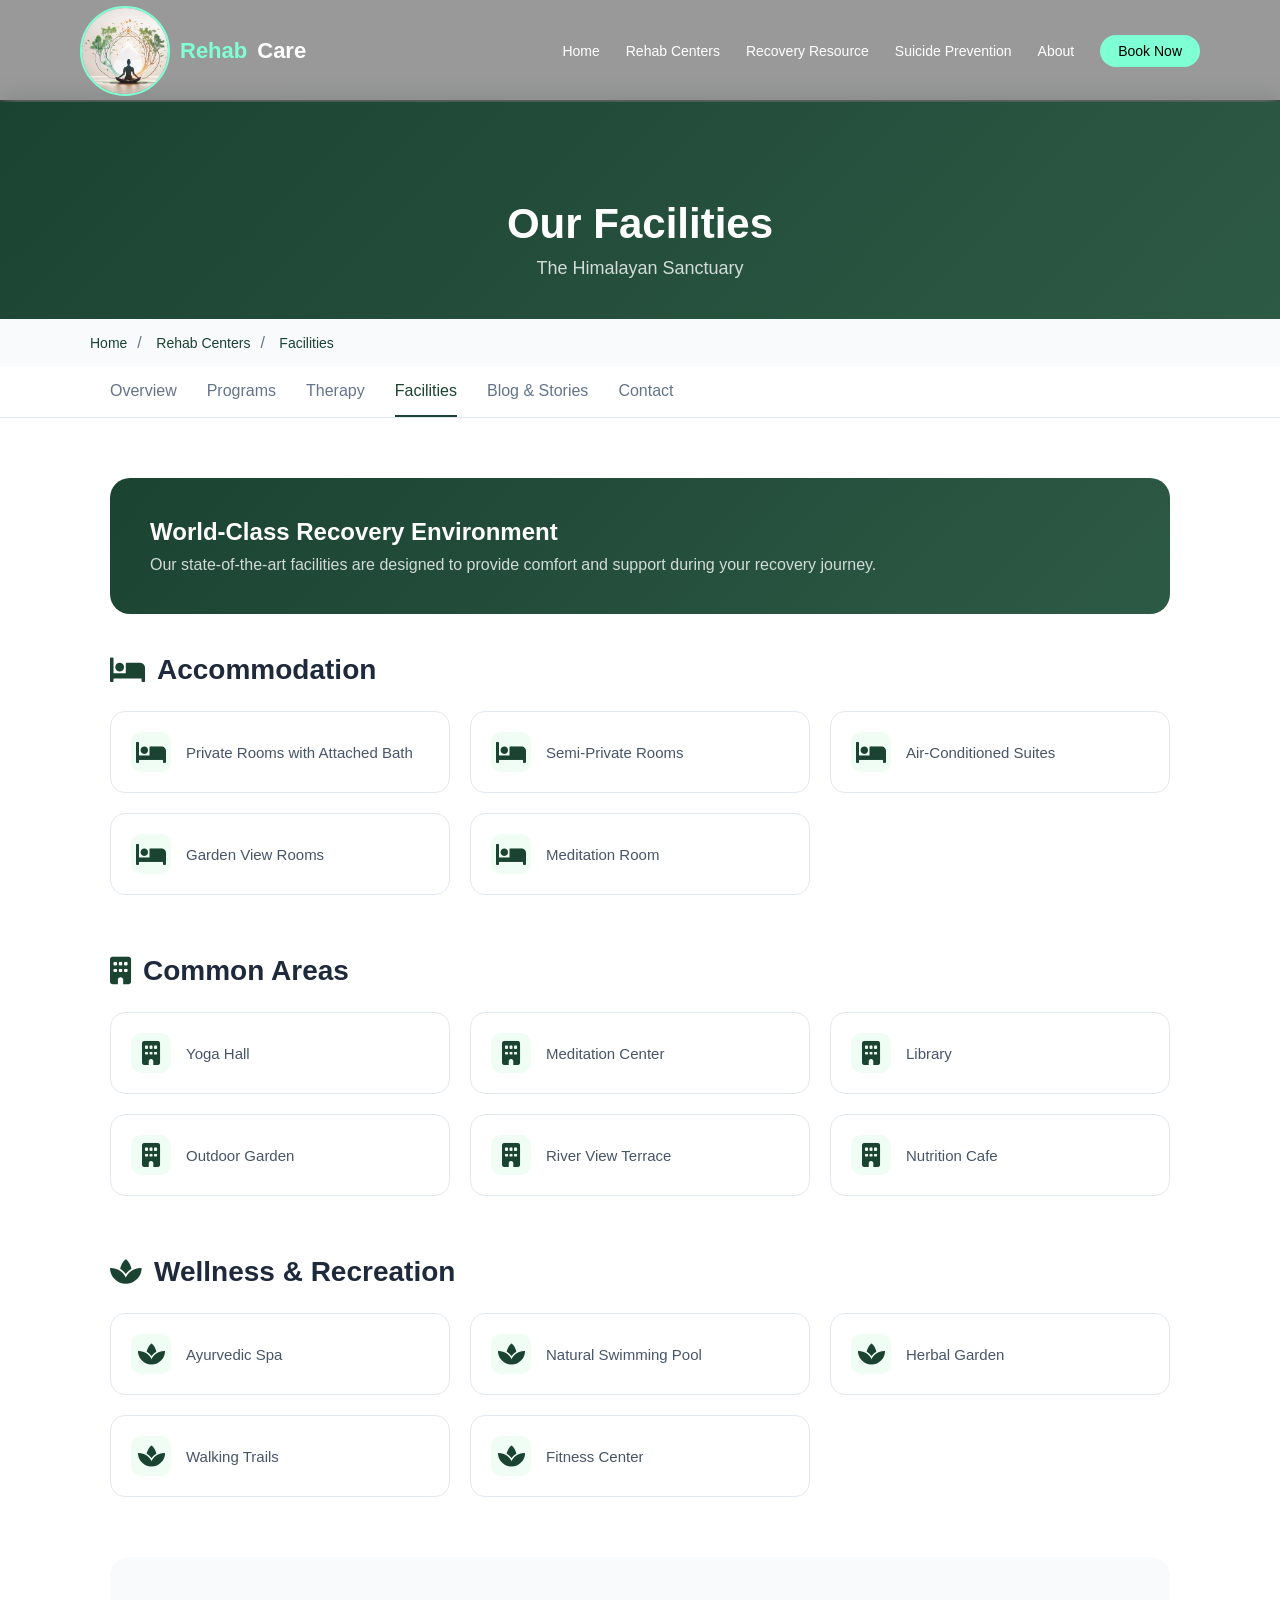
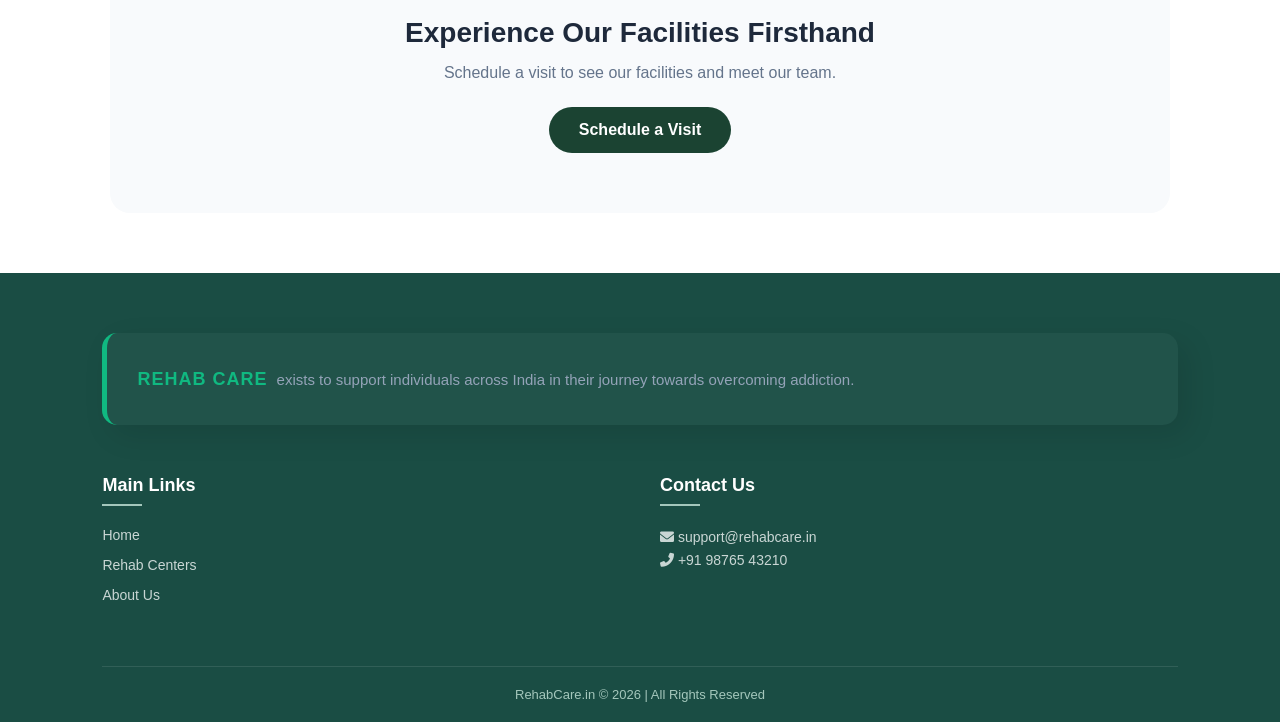
<file: rehab-facilities.html>
<!DOCTYPE html>
<html lang="en">

<head>
    <meta charset="UTF-8" />
    <meta name="viewport" content="width=device-width, initial-scale=1.0" />
    <meta name="description" content="" />
    <meta name="keywords" content="" />
    <meta name="robots" content="index, follow" />
    <title>Facilities | RehabCare</title>

    <link rel="canonical" href="" />
    <link rel="stylesheet" href="https://cdnjs.cloudflare.com/ajax/libs/font-awesome/6.0.0/css/all.min.css">
    <link rel="stylesheet" href="style.css" />
    <style>
        /* Page Header */
        .page-header {
            background: linear-gradient(135deg, #1b4332 0%, #2d5a45 100%);
            padding: 100px 20px 40px;
            text-align: center;
            color: white;
        }

        .page-header h1 {
            font-size: 42px;
            margin-bottom: 10px;
        }

        .page-header p {
            color: rgba(255, 255, 255, 0.8);
            font-size: 18px;
        }

        /* Breadcrumb */
        .breadcrumb {
            background: #f8fafc;
            padding: 15px 20px;
        }

        .breadcrumb-container {
            max-width: 1100px;
            margin: 0 auto;
        }

        .breadcrumb a {
            color: #1b4332;
            text-decoration: none;
            font-size: 14px;
        }

        .breadcrumb span {
            color: #64748b;
            margin: 0 10px;
        }

        /* Center Navigation */
        .center-nav {
            background: white;
            border-bottom: 1px solid #e2e8f0;
            position: sticky;
            top: 70px;
            z-index: 100;
        }

        .center-nav-container {
            max-width: 1100px;
            margin: 0 auto;
            display: flex;
            gap: 30px;
            overflow-x: auto;
            padding: 0 20px;
        }

        .center-nav a {
            color: #64748b;
            text-decoration: none;
            padding: 15px 0;
            font-weight: 500;
            white-space: nowrap;
            border-bottom: 2px solid transparent;
            transition: all 0.3s ease;
        }

        .center-nav a:hover,
        .center-nav a.active {
            color: #1b4332;
            border-bottom-color: #1b4332;
        }

        /* Main Content */
        .facilities-content {
            max-width: 1100px;
            margin: 0 auto;
            padding: 60px 20px;
        }

        .facilities-section {
            margin-bottom: 60px;
        }

        .facilities-section h2 {
            color: #1e293b;
            font-size: 28px;
            margin-bottom: 25px;
            display: flex;
            align-items: center;
            gap: 12px;
        }

        .facilities-section h2 i {
            color: #1b4332;
        }

        /* Facilities Grid */
        .facilities-grid {
            display: grid;
            grid-template-columns: repeat(auto-fit, minmax(280px, 1fr));
            gap: 20px;
        }

        .facility-item {
            background: white;
            border-radius: 15px;
            padding: 20px;
            border: 1px solid #e2e8f0;
            display: flex;
            align-items: center;
            gap: 15px;
            transition: all 0.3s ease;
        }

        .facility-item:hover {
            transform: translateX(5px);
            border-color: #1b4332;
            box-shadow: 0 5px 15px rgba(0, 0, 0, 0.1);
        }

        .facility-item i {
            font-size: 24px;
            color: #1b4332;
            width: 40px;
            height: 40px;
            background: #f0fdf4;
            border-radius: 10px;
            display: flex;
            align-items: center;
            justify-content: center;
        }

        .facility-item span {
            color: #475569;
            font-size: 15px;
            font-weight: 500;
        }

        /* Hero Feature */
        .facility-hero {
            background: linear-gradient(135deg, #1b4332 0%, #2d5a45 100%);
            border-radius: 20px;
            padding: 40px;
            color: white;
            margin-bottom: 40px;
        }

        .facility-hero h3 {
            font-size: 24px;
            margin-bottom: 10px;
        }

        .facility-hero p {
            color: rgba(255, 255, 255, 0.8);
        }

        /* CTA Section */
        .facilities-cta {
            background: #f8fafc;
            padding: 60px 20px;
            text-align: center;
            border-radius: 20px;
        }

        .facilities-cta h3 {
            color: #1e293b;
            font-size: 28px;
            margin-bottom: 15px;
        }

        .facilities-cta p {
            color: #64748b;
            margin-bottom: 25px;
        }

        .btn-cta {
            display: inline-block;
            background: #1b4332;
            color: white;
            padding: 14px 30px;
            border-radius: 50px;
            text-decoration: none;
            font-weight: 600;
            transition: all 0.3s ease;
        }

        .btn-cta:hover {
            background: #2d5a45;
            transform: translateY(-2px);
        }

        /* Mobile Responsive */
        @media (max-width: 768px) {
            .page-header {
                padding: 80px 20px 30px;
            }

            .page-header h1 {
                font-size: 28px;
            }

            .center-nav {
                top: 60px;
            }

            .facilities-grid {
                grid-template-columns: 1fr;
            }

            .facility-hero {
                padding: 25px;
            }
        }
    </style>
</head>

<body>

    <header class="nav-wrapper">
        <div class="nav-container">
            <div class="brand">
                <img src="Images/yoga.avif" alt="Logo" class="logo">
                <span>Rehab</span>Care
            </div>

            <nav class="nav-menu" id="navMenu">
                <a href="home.html">Home</a>
                <a href="rehab.html">Rehab Centers</a>
                <a href="resources.html">Recovery Resource</a>
                <a href="prevention.html">Suicide Prevention</a>
                <a href="about.html">About</a>
                <a href="booking.html" class="cta">Book Now</a>
            </nav>

            <div class="hamburger" onclick="toggleMenu()">☰</div>
        </div>
    </header>

    <!-- Page Header -->
    <section class="page-header">
        <h1>Our Facilities</h1>
        <p id="center-name">Loading...</p>
    </section>

    <!-- Breadcrumb -->
    <nav class="breadcrumb">
        <div class="breadcrumb-container">
            <a href="index.html">Home</a><span>/</span>
            <a href="rehab.html">Rehab Centers</a><span>/</span>
            <a href="#">Facilities</a>
        </div>
    </nav>

    <!-- Center Navigation -->
    <nav class="center-nav">
        <div class="center-nav-container">
            <a href="#" id="nav-details">Overview</a>
            <a href="#" id="nav-programs">Programs</a>
            <a href="#" id="nav-therapy">Therapy</a>
            <a href="#" id="nav-facilities" class="active">Facilities</a>
            <a href="#" id="nav-blog">Blog & Stories</a>
            <a href="#" id="nav-contact">Contact</a>
        </div>
    </nav>

    <!-- Main Content -->
    <main class="facilities-content">
        <!-- Hero -->
        <div class="facility-hero">
            <h3>World-Class Recovery Environment</h3>
            <p>Our state-of-the-art facilities are designed to provide comfort and support during your recovery journey.
            </p>
        </div>

        <!-- Accommodation -->
        <section class="facilities-section">
            <h2><i class="fas fa-bed"></i> Accommodation</h2>
            <div class="facilities-grid" id="accommodation">
                <!-- Dynamically loaded -->
            </div>
        </section>

        <!-- Common Facilities -->
        <section class="facilities-section">
            <h2><i class="fas fa-building"></i> Common Areas</h2>
            <div class="facilities-grid" id="common-facilities">
                <!-- Dynamically loaded -->
            </div>
        </section>

        <!-- Wellness Facilities -->
        <section class="facilities-section">
            <h2><i class="fas fa-spa"></i> Wellness & Recreation</h2>
            <div class="facilities-grid" id="wellness-facilities">
                <!-- Dynamically loaded -->
            </div>
        </section>

        <!-- CTA Section -->
        <section class="facilities-cta">
            <h3>Experience Our Facilities Firsthand</h3>
            <p>Schedule a visit to see our facilities and meet our team.</p>
            <a href="#" id="cta-contact" class="btn-cta">Schedule a Visit</a>
        </section>
    </main>

    <!-- Footer -->
    <footer class="main-footer">
        <div class="lux-container">
            <div class="footer-top-info">
                <p><strong>Rehab Care</strong> exists to support individuals across India in their journey towards
                    overcoming addiction.</p>
            </div>
            <div class="footer-container">
                <div class="footer-column">
                    <h3>Main Links</h3>
                    <ul class="footer-links">
                        <li><a href="home.html">Home</a></li>
                        <li><a href="rehab.html">Rehab Centers</a></li>
                        <li><a href="about.html">About Us</a></li>
                    </ul>
                </div>
                <div class="footer-column">
                    <h3>Contact Us</h3>
                    <p><i class="fas fa-envelope"></i> support@rehabcare.in</p>
                    <p><i class="fas fa-phone-alt"></i> +91 98765 43210</p>
                </div>
            </div>
            <div class="footer-bottom">
                <p>RehabCare.in &copy; 2026 | All Rights Reserved</p>
            </div>
        </div>
    </footer>

    <script src="rehab-centers-data.js"></script>
    <script src="rehab-script.js"></script>
    <script>
        function toggleMenu() {
            document.getElementById("navMenu").classList.toggle("active");
        }
    </script>
</body>

</html>
</file>
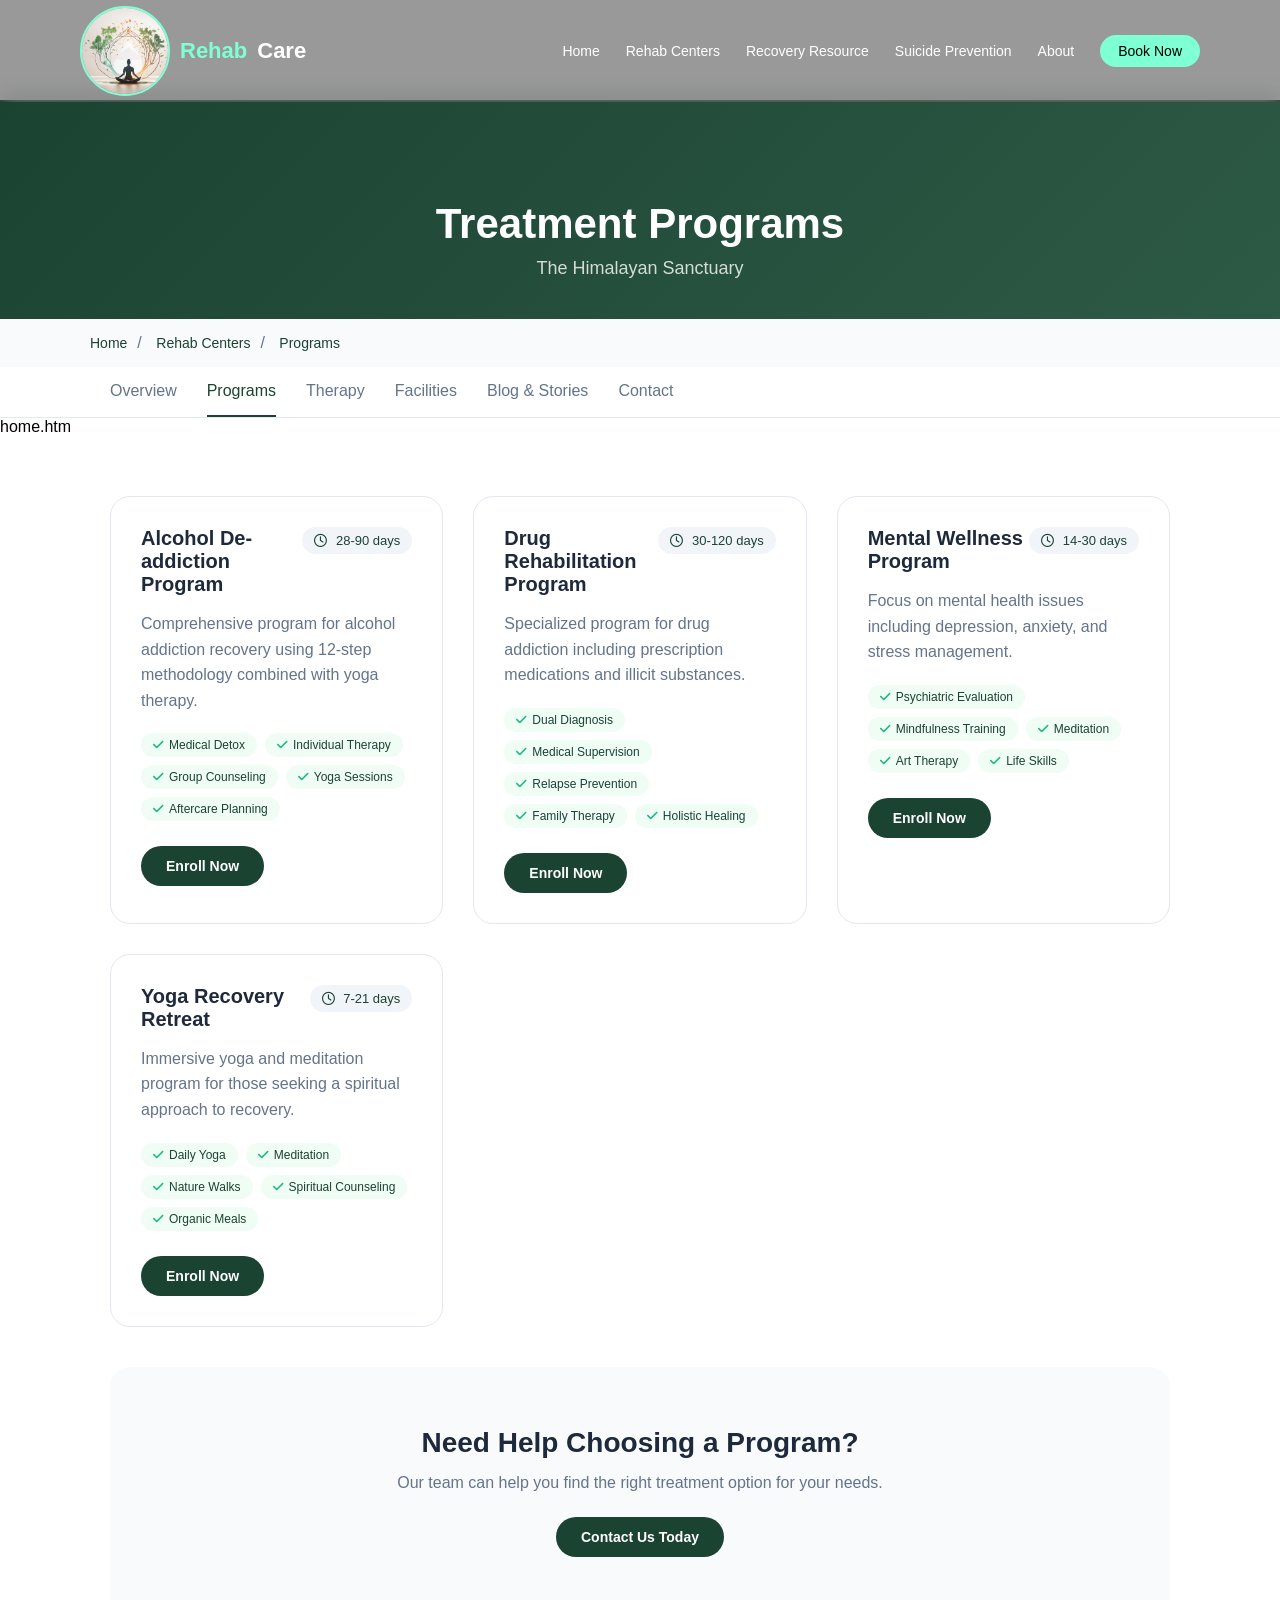
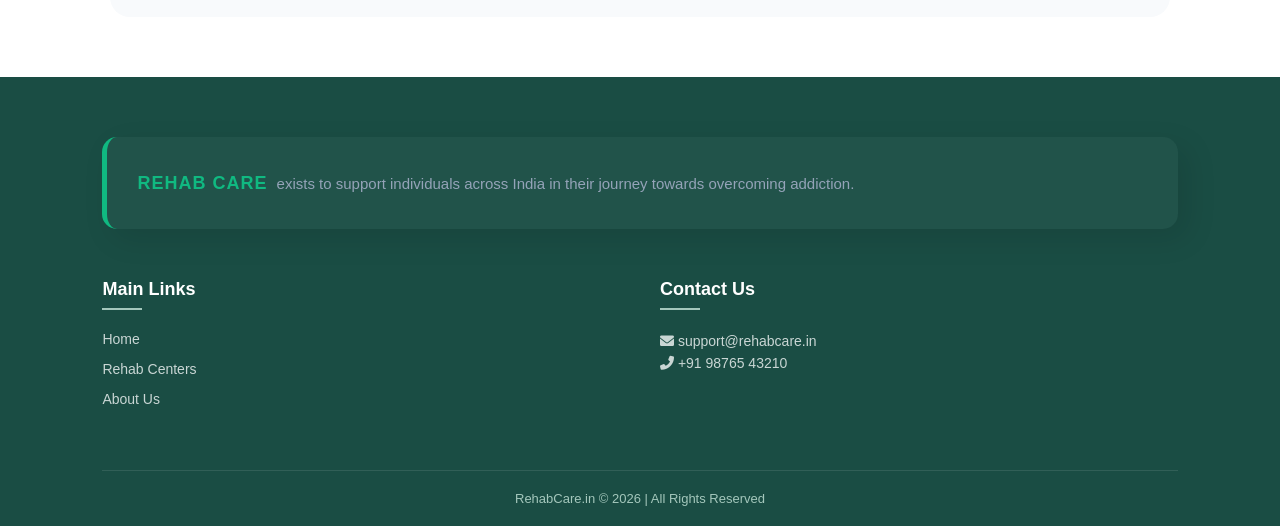
<file: rehab-programs.html>
<!DOCTYPE html>
<html lang="en">

<head>
    <meta charset="UTF-8" />
    <meta name="viewport" content="width=device-width, initial-scale=1.0" />
    <meta name="description" content="" />
    <meta name="keywords" content="" />
    <meta name="robots" content="index, follow" />
    <title>Treatment Programs | RehabCare</title>

    <link rel="canonical" href="" />
    <link rel="stylesheet" href="https://cdnjs.cloudflare.com/ajax/libs/font-awesome/6.0.0/css/all.min.css">
    <link rel="stylesheet" href="style.css" />
    <style>
        /* Page Header */
        .page-header {
            background: linear-gradient(135deg, #1b4332 0%, #2d5a45 100%);
            padding: 100px 20px 40px;
            text-align: center;
            color: white;
        }

        .page-header h1 {
            font-size: 42px;
            margin-bottom: 10px;
        }

        .page-header p {
            color: rgba(255, 255, 255, 0.8);
            font-size: 18px;
        }

        /* Breadcrumb */
        .breadcrumb {
            background: #f8fafc;
            padding: 15px 20px;
        }

        .breadcrumb-container {
            max-width: 1100px;
            margin: 0 auto;
        }

        .breadcrumb a {
            color: #1b4332;
            text-decoration: none;
            font-size: 14px;
        }

        .breadcrumb span {
            color: #64748b;
            margin: 0 10px;
        }

        /* Center Navigation */
        .center-nav {
            background: white;
            border-bottom: 1px solid #e2e8f0;
            position: sticky;
            top: 70px;
            z-index: 100;
        }

        .center-nav-container {
            max-width: 1100px;
            margin: 0 auto;
            display: flex;
            gap: 30px;
            overflow-x: auto;
            padding: 0 20px;
        }

        .center-nav a {
            color: #64748b;
            text-decoration: none;
            padding: 15px 0;
            font-weight: 500;
            white-space: nowrap;
            border-bottom: 2px solid transparent;
            transition: all 0.3s ease;
        }

        .center-nav a:hover,
        .center-nav a.active {
            color: #1b4332;
            border-bottom-color: #1b4332;
        }

        /* Main Content */
        .programs-content {
            max-width: 1100px;
            margin: 0 auto;
            padding: 60px 20px;
        }

        .programs-grid {
            display: grid;
            grid-template-columns: repeat(auto-fit, minmax(320px, 1fr));
            gap: 30px;
        }

        .program-card {
            background: white;
            border-radius: 20px;
            padding: 30px;
            border: 1px solid #e2e8f0;
            transition: all 0.3s ease;
        }

        .program-card:hover {
            transform: translateY(-5px);
            box-shadow: 0 15px 30px rgba(0, 0, 0, 0.1);
            border-color: #1b4332;
        }

        .program-header {
            display: flex;
            justify-content: space-between;
            align-items: flex-start;
            margin-bottom: 15px;
        }

        .program-header h3 {
            color: #1e293b;
            font-size: 20px;
            flex: 1;
        }

        .program-duration {
            background: #f1f5f9;
            color: #1b4332;
            padding: 6px 12px;
            border-radius: 20px;
            font-size: 13px;
            white-space: nowrap;
        }

        .program-duration i {
            margin-right: 5px;
        }

        .program-card>p {
            color: #64748b;
            line-height: 1.6;
            margin-bottom: 20px;
        }

        .program-features {
            display: flex;
            flex-wrap: wrap;
            gap: 8px;
            margin-bottom: 25px;
        }

        .feature-tag {
            background: #f0fdf4;
            color: #1b4332;
            padding: 5px 12px;
            border-radius: 20px;
            font-size: 12px;
            display: flex;
            align-items: center;
            gap: 5px;
        }

        .feature-tag i {
            color: #10b981;
        }

        .btn-inquire {
            display: inline-block;
            background: #1b4332;
            color: white;
            padding: 12px 25px;
            border-radius: 50px;
            text-decoration: none;
            font-weight: 600;
            font-size: 14px;
            transition: background 0.3s ease;
        }

        .btn-inquire:hover {
            background: #2d5a45;
        }

        /* CTA Section */
        .programs-cta {
            background: #f8fafc;
            padding: 60px 20px;
            text-align: center;
            margin-top: 40px;
            border-radius: 20px;
        }

        .programs-cta h3 {
            color: #1e293b;
            font-size: 28px;
            margin-bottom: 15px;
        }

        .programs-cta p {
            color: #64748b;
            margin-bottom: 25px;
        }

        /* Mobile Responsive */
        @media (max-width: 768px) {
            .page-header {
                padding: 80px 20px 30px;
            }

            .page-header h1 {
                font-size: 28px;
            }

            .center-nav {
                top: 60px;
            }

            .programs-grid {
                grid-template-columns: 1fr;
            }

            .program-header {
                flex-direction: column;
                gap: 10px;
            }
        }
    </style>
</head>

<body>

    <header class="nav-wrapper">
        <div class="nav-container">
            <div class="brand">
                <img src="Images/yoga.avif" alt="Logo" class="logo">
                <span>Rehab</span>Care
            </div>

            <nav class="nav-menu" id="navMenu">
                <a href="index.htmll">Home</a>
                <a href="rehab.html">Rehab Centers</a>
                <a href="resources.html">Recovery Resource</a>
                <a href="prevention.html">Suicide Prevention</a>
                <a href="about.html">About</a>
                <a href="booking.html" class="cta">Book Now</a>
            </nav>

            <div class="hamburger" onclick="toggleMenu()">☰</div>
        </div>
    </header>

    <!-- Page Header -->
    <section class="page-header">
        <h1>Treatment Programs</h1>
        <p id="center-name">Loading...</p>
    </section>

    <!-- Breadcrumb -->
    <nav class="breadcrumb">
        <div class="breadcrumb-container">
            <a href="home.html">Home</a><span>/</span>
            <a href="rehab.html">Rehab Centers</a><span>/</span>
            <a href="#">Programs</a>
        </div>
    </nav>

    <!-- Center Navigation -->
    <nav class="center-nav">
        <div class="center-nav-container">
            <a href="#" id="nav-details">Overview</a>
            <a href="#" id="nav-programs" class="active">Programs</a>
            <a href="#" id="nav-therapy">Therapy</a>
            <a href="#" id="nav-facilities">Facilities</a>
            <a href="#" id="nav-blog">Blog & Stories</a>
            <a href="#" id="nav-contact">Contact</a>
        </div>
    </nav>

    <!-- Main Content -->home.htm
    <main class="programs-content">
        <div class="programs-grid" id="programs-container">
            <!-- Dynamically loaded programs -->
        </div>

        <!-- CTA Section -->
        <section class="programs-cta">
            <h3>Need Help Choosing a Program?</h3>
            <p>Our team can help you find the right treatment option for your needs.</p>
            <a href="#" id="cta-contact" class="btn-inquire">Contact Us Today</a>
        </section>
    </main>

    <!-- Footer -->
    <footer class="main-footer">
        <div class="lux-container">
            <div class="footer-top-info">
                <p><strong>Rehab Care</strong> exists to support individuals across India in their journey towards
                    overcoming addiction.</p>
            </div>
            <div class="footer-container">
                <div class="footer-column">
                    <h3>Main Links</h3>
                    <ul class="footer-links">
                        <li><a href="index.html">Home</a></li>
                        <li><a href="rehab.html">Rehab Centers</a></li>
                        <li><a href="about.html">About Us</a></li>
                    </ul>
                </div>
                <div class="footer-column">
                    <h3>Contact Us</h3>
                    <p><i class="fas fa-envelope"></i> support@rehabcare.in</p>
                    <p><i class="fas fa-phone-alt"></i> +91 98765 43210</p>
                </div>
            </div>
            <div class="footer-bottom">
                <p>RehabCare.in &copy; 2026 | All Rights Reserved</p>
            </div>
        </div>
    </footer>

    <script src="rehab-centers-data.js"></script>
    <script src="rehab-script.js"></script>
    <script>
        function toggleMenu() {
            document.getElementById("navMenu").classList.toggle("active");
        }
    </script>
</body>

</html>
</file>
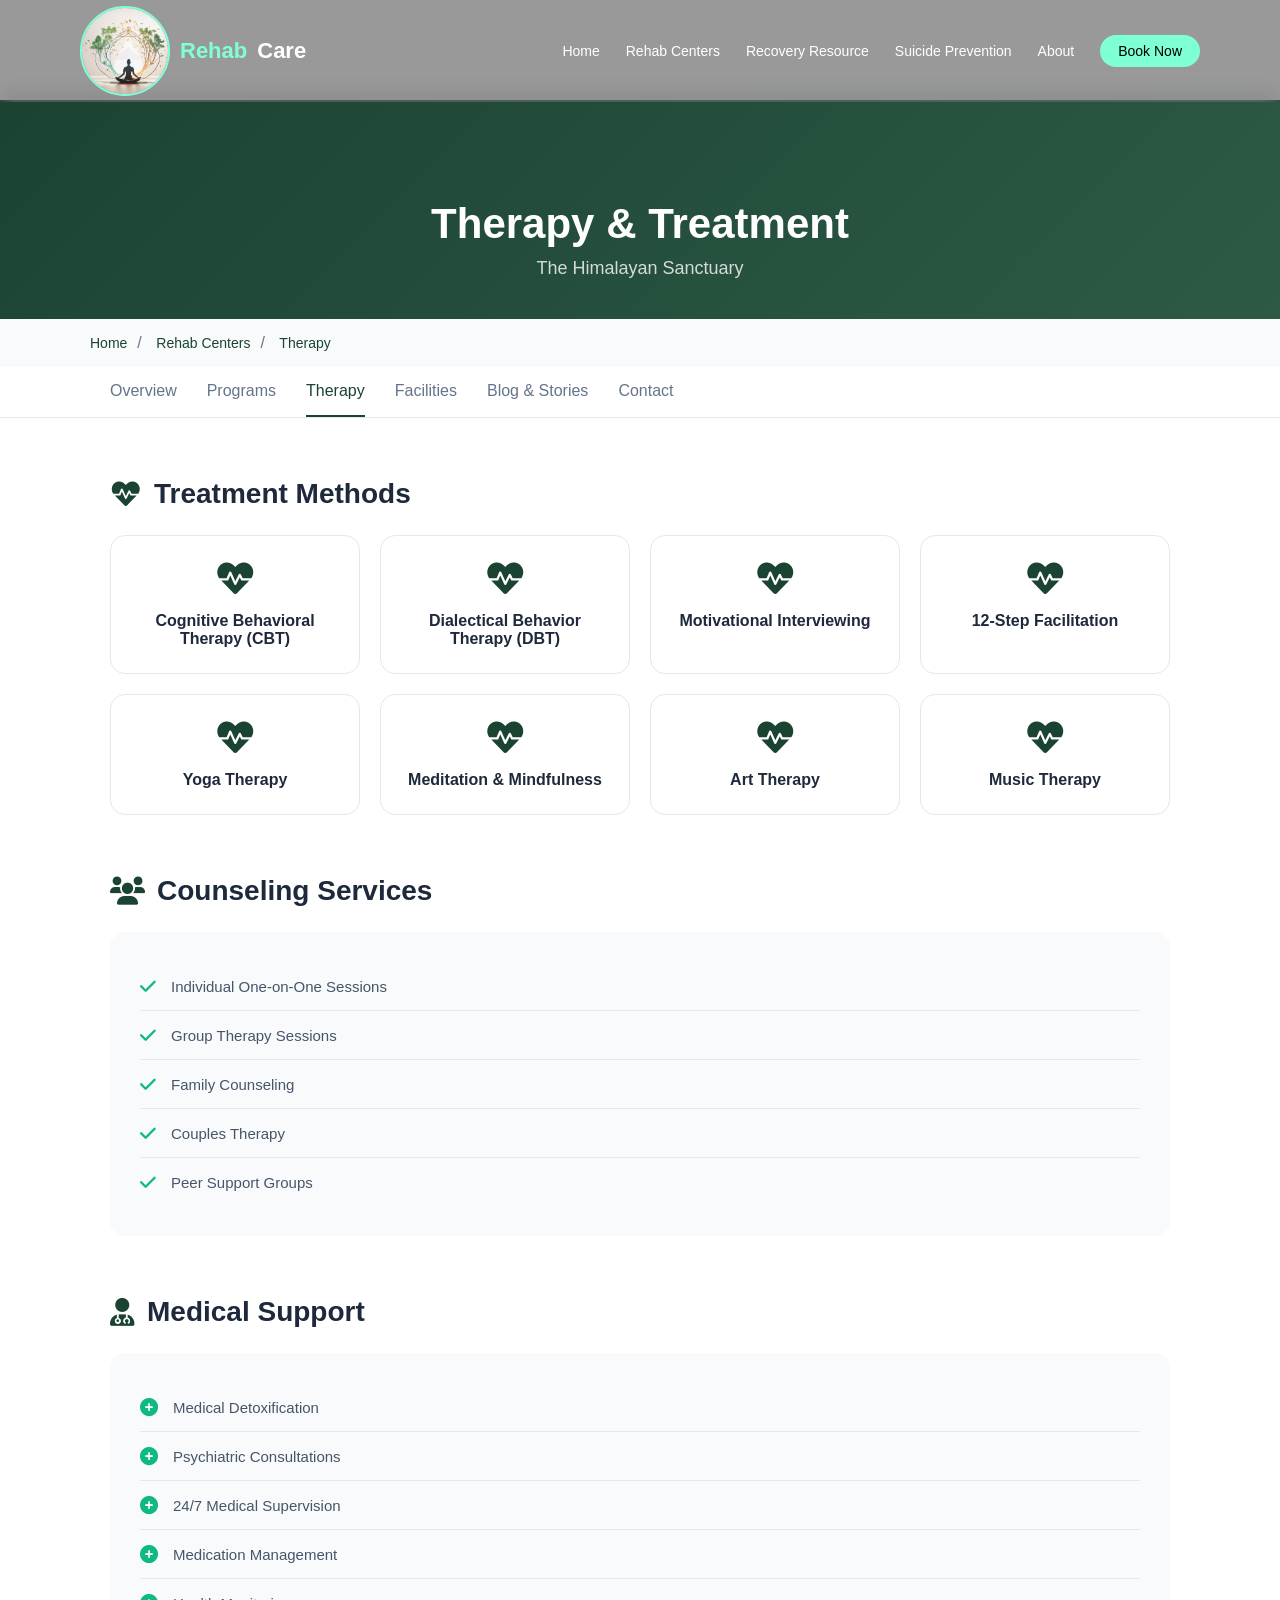
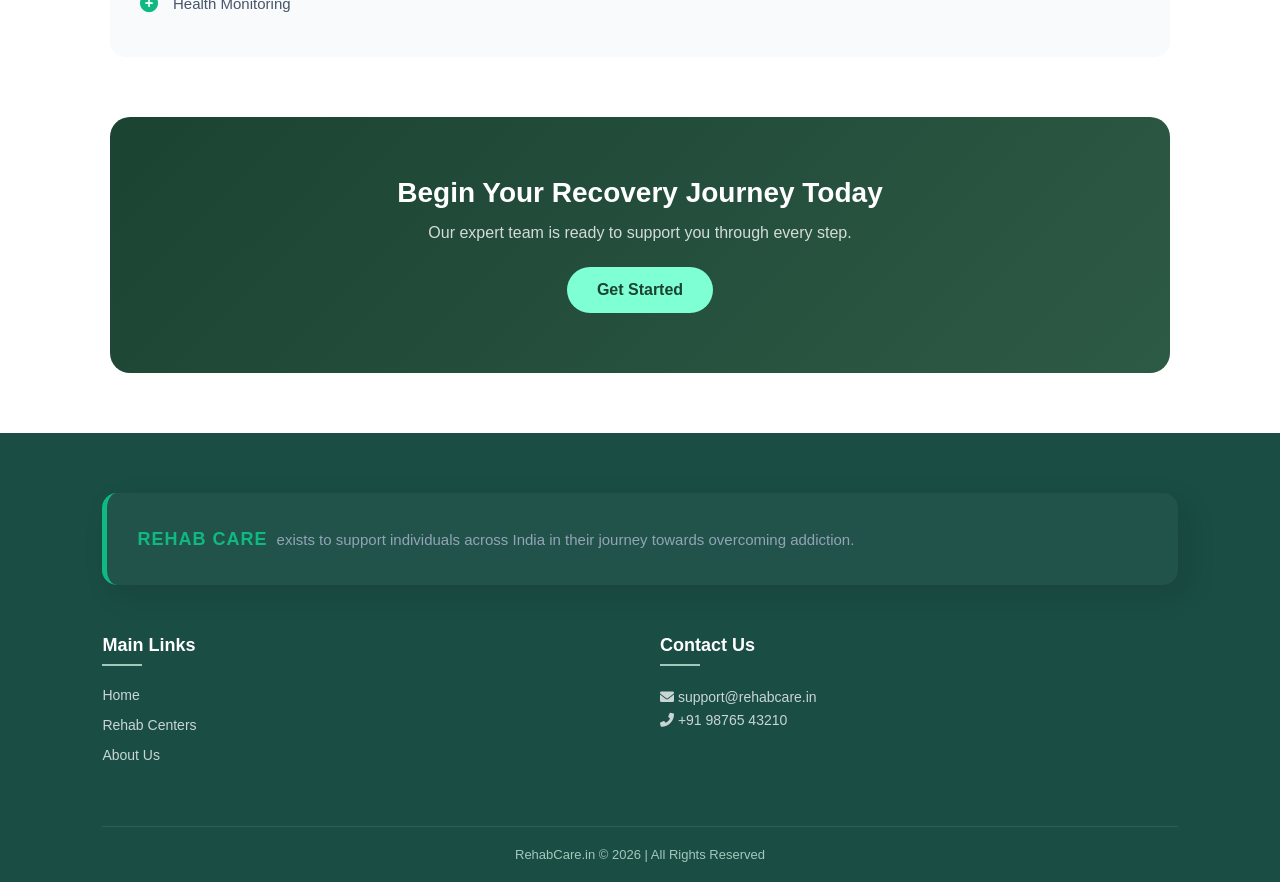
<file: rehab-therapy.html>
<!DOCTYPE html>
<html lang="en">

<head>
    <meta charset="UTF-8" />
    <meta name="viewport" content="width=device-width, initial-scale=1.0" />
    <meta name="description" content="" />
    <meta name="keywords" content="" />
    <meta name="robots" content="index, follow" />
    <title>Therapy & Treatment | RehabCare</title>

    <link rel="canonical" href="" />
    <link rel="stylesheet" href="https://cdnjs.cloudflare.com/ajax/libs/font-awesome/6.0.0/css/all.min.css">
    <link rel="stylesheet" href="style.css" />
    <style>
        /* Page Header */
        .page-header {
            background: linear-gradient(135deg, #1b4332 0%, #2d5a45 100%);
            padding: 100px 20px 40px;
            text-align: center;
            color: white;
        }

        .page-header h1 {
            font-size: 42px;
            margin-bottom: 10px;
        }

        .page-header p {
            color: rgba(255, 255, 255, 0.8);
            font-size: 18px;
        }

        /* Breadcrumb */
        .breadcrumb {
            background: #f8fafc;
            padding: 15px 20px;
        }

        .breadcrumb-container {
            max-width: 1100px;
            margin: 0 auto;
        }

        .breadcrumb a {
            color: #1b4332;
            text-decoration: none;
            font-size: 14px;
        }

        .breadcrumb span {
            color: #64748b;
            margin: 0 10px;
        }

        /* Center Navigation */
        .center-nav {
            background: white;
            border-bottom: 1px solid #e2e8f0;
            position: sticky;
            top: 70px;
            z-index: 100;
        }

        .center-nav-container {
            max-width: 1100px;
            margin: 0 auto;
            display: flex;
            gap: 30px;
            overflow-x: auto;
            padding: 0 20px;
        }

        .center-nav a {
            color: #64748b;
            text-decoration: none;
            padding: 15px 0;
            font-weight: 500;
            white-space: nowrap;
            border-bottom: 2px solid transparent;
            transition: all 0.3s ease;
        }

        .center-nav a:hover,
        .center-nav a.active {
            color: #1b4332;
            border-bottom-color: #1b4332;
        }

        /* Main Content */
        .therapy-content {
            max-width: 1100px;
            margin: 0 auto;
            padding: 60px 20px;
        }

        .therapy-section {
            margin-bottom: 60px;
        }

        .therapy-section h2 {
            color: #1e293b;
            font-size: 28px;
            margin-bottom: 25px;
            display: flex;
            align-items: center;
            gap: 12px;
        }

        .therapy-section h2 i {
            color: #1b4332;
        }

        /* Therapy Methods Grid */
        .therapy-methods-grid {
            display: grid;
            grid-template-columns: repeat(auto-fit, minmax(250px, 1fr));
            gap: 20px;
        }

        .therapy-card {
            background: white;
            border-radius: 15px;
            padding: 25px;
            border: 1px solid #e2e8f0;
            text-align: center;
            transition: all 0.3s ease;
        }

        .therapy-card:hover {
            transform: translateY(-5px);
            box-shadow: 0 10px 25px rgba(0, 0, 0, 0.1);
            border-color: #1b4332;
        }

        .therapy-card i {
            font-size: 36px;
            color: #1b4332;
            margin-bottom: 15px;
        }

        .therapy-card h4 {
            color: #1e293b;
            font-size: 16px;
        }

        /* Counseling & Medical Lists */
        .info-list {
            background: #f8fafc;
            border-radius: 15px;
            padding: 30px;
        }

        .counseling-item,
        .medical-item {
            display: flex;
            align-items: center;
            gap: 15px;
            padding: 15px 0;
            border-bottom: 1px solid #e2e8f0;
        }

        .counseling-item:last-child,
        .medical-item:last-child {
            border-bottom: none;
        }

        .counseling-item i,
        .medical-item i {
            color: #10b981;
            font-size: 18px;
        }

        .counseling-item span,
        .medical-item span {
            color: #475569;
            font-size: 15px;
        }

        /* CTA Section */
        .therapy-cta {
            background: linear-gradient(135deg, #1b4332 0%, #2d5a45 100%);
            padding: 60px 20px;
            text-align: center;
            border-radius: 20px;
            color: white;
        }

        .therapy-cta h3 {
            font-size: 28px;
            margin-bottom: 15px;
        }

        .therapy-cta p {
            color: rgba(255, 255, 255, 0.8);
            margin-bottom: 25px;
        }

        .btn-cta {
            display: inline-block;
            background: #7fffd4;
            color: #1b4332;
            padding: 14px 30px;
            border-radius: 50px;
            text-decoration: none;
            font-weight: 600;
            transition: all 0.3s ease;
        }

        .btn-cta:hover {
            background: #5fe5c4;
            transform: translateY(-2px);
        }

        /* Mobile Responsive */
        @media (max-width: 768px) {
            .page-header {
                padding: 80px 20px 30px;
            }

            .page-header h1 {
                font-size: 28px;
            }

            .center-nav {
                top: 60px;
            }

            .therapy-section h2 {
                font-size: 22px;
            }

            .therapy-methods-grid {
                grid-template-columns: 1fr;
            }
        }
    </style>
</head>

<body>

    <header class="nav-wrapper">
        <div class="nav-container">
            <div class="brand">
                <img src="Images/yoga.avif" alt="Logo" class="logo">
                <span>Rehab</span>Care
            </div>

            <nav class="nav-menu" id="navMenu">
                <a href="index.html">Home</a>
                <a href="rehab.html">Rehab Centers</a>
                <a href="resources.html">Recovery Resource</a>
                <a href="prevention.html">Suicide Prevention</a>
                <a href="about.html">About</a>
                <a href="booking.html" class="cta">Book Now</a>
            </nav>

            <div class="hamburger" onclick="toggleMenu()">☰</div>
        </div>
    </header>

    <!-- Page Header -->
    <section class="page-header">
        <h1>Therapy & Treatment</h1>
        <p id="center-name">Loading...</p>
    </section>

    <!-- Breadcrumb -->
    <nav class="breadcrumb">
        <div class="breadcrumb-container">
            <a href="index.html">Home</a><span>/</span>
            <a href="rehab.html">Rehab Centers</a><span>/</span>
            <a href="#">Therapy</a>
        </div>
    </nav>

    <!-- Center Navigation -->
    <nav class="center-nav">
        <div class="center-nav-container">
            <a href="#" id="nav-details">Overview</a>
            <a href="#" id="nav-programs">Programs</a>
            <a href="#" id="nav-therapy" class="active">Therapy</a>
            <a href="#" id="nav-facilities">Facilities</a>
            <a href="#" id="nav-blog">Blog & Stories</a>
            <a href="#" id="nav-contact">Contact</a>
        </div>
    </nav>

    <!-- Main Content -->
    <main class="therapy-content">
        <!-- Treatment Methods -->
        <section class="therapy-section">
            <h2><i class="fas fa-heartbeat"></i> Treatment Methods</h2>
            <div class="therapy-methods-grid" id="therapy-methods">
                <!-- Dynamically loaded -->
            </div>
        </section>

        <!-- Counseling Types -->
        <section class="therapy-section">
            <h2><i class="fas fa-users"></i> Counseling Services</h2>
            <div class="info-list" id="counseling-types">
                <!-- Dynamically loaded -->
            </div>
        </section>

        <!-- Medical Support -->
        <section class="therapy-section">
            <h2><i class="fas fa-user-md"></i> Medical Support</h2>
            <div class="info-list" id="medical-support">
                <!-- Dynamically loaded -->
            </div>
        </section>

        <!-- CTA Section -->
        <section class="therapy-cta">
            <h3>Begin Your Recovery Journey Today</h3>
            <p>Our expert team is ready to support you through every step.</p>
            <a href="#" id="cta-contact" class="btn-cta">Get Started</a>
        </section>
    </main>

    <!-- Footer -->
    <footer class="main-footer">
        <div class="lux-container">
            <div class="footer-top-info">
                <p><strong>Rehab Care</strong> exists to support individuals across India in their journey towards
                    overcoming addiction.</p>
            </div>
            <div class="footer-container">
                <div class="footer-column">
                    <h3>Main Links</h3>
                    <ul class="footer-links">
                        <li><a href="index.html">Home</a></li>
                        <li><a href="rehab.html">Rehab Centers</a></li>
                        <li><a href="about.html">About Us</a></li>
                    </ul>
                </div>
                <div class="footer-column">
                    <h3>Contact Us</h3>
                    <p><i class="fas fa-envelope"></i> support@rehabcare.in</p>
                    <p><i class="fas fa-phone-alt"></i> +91 98765 43210</p>
                </div>
            </div>
            <div class="footer-bottom">
                <p>RehabCare.in &copy; 2026 | All Rights Reserved</p>
            </div>
        </div>
    </footer>

    <script src="rehab-centers-data.js"></script>
    <script src="rehab-script.js"></script>
    <script>
        function toggleMenu() {
            document.getElementById("navMenu").classList.toggle("active");
        }
    </script>
</body>

</html>
</file>
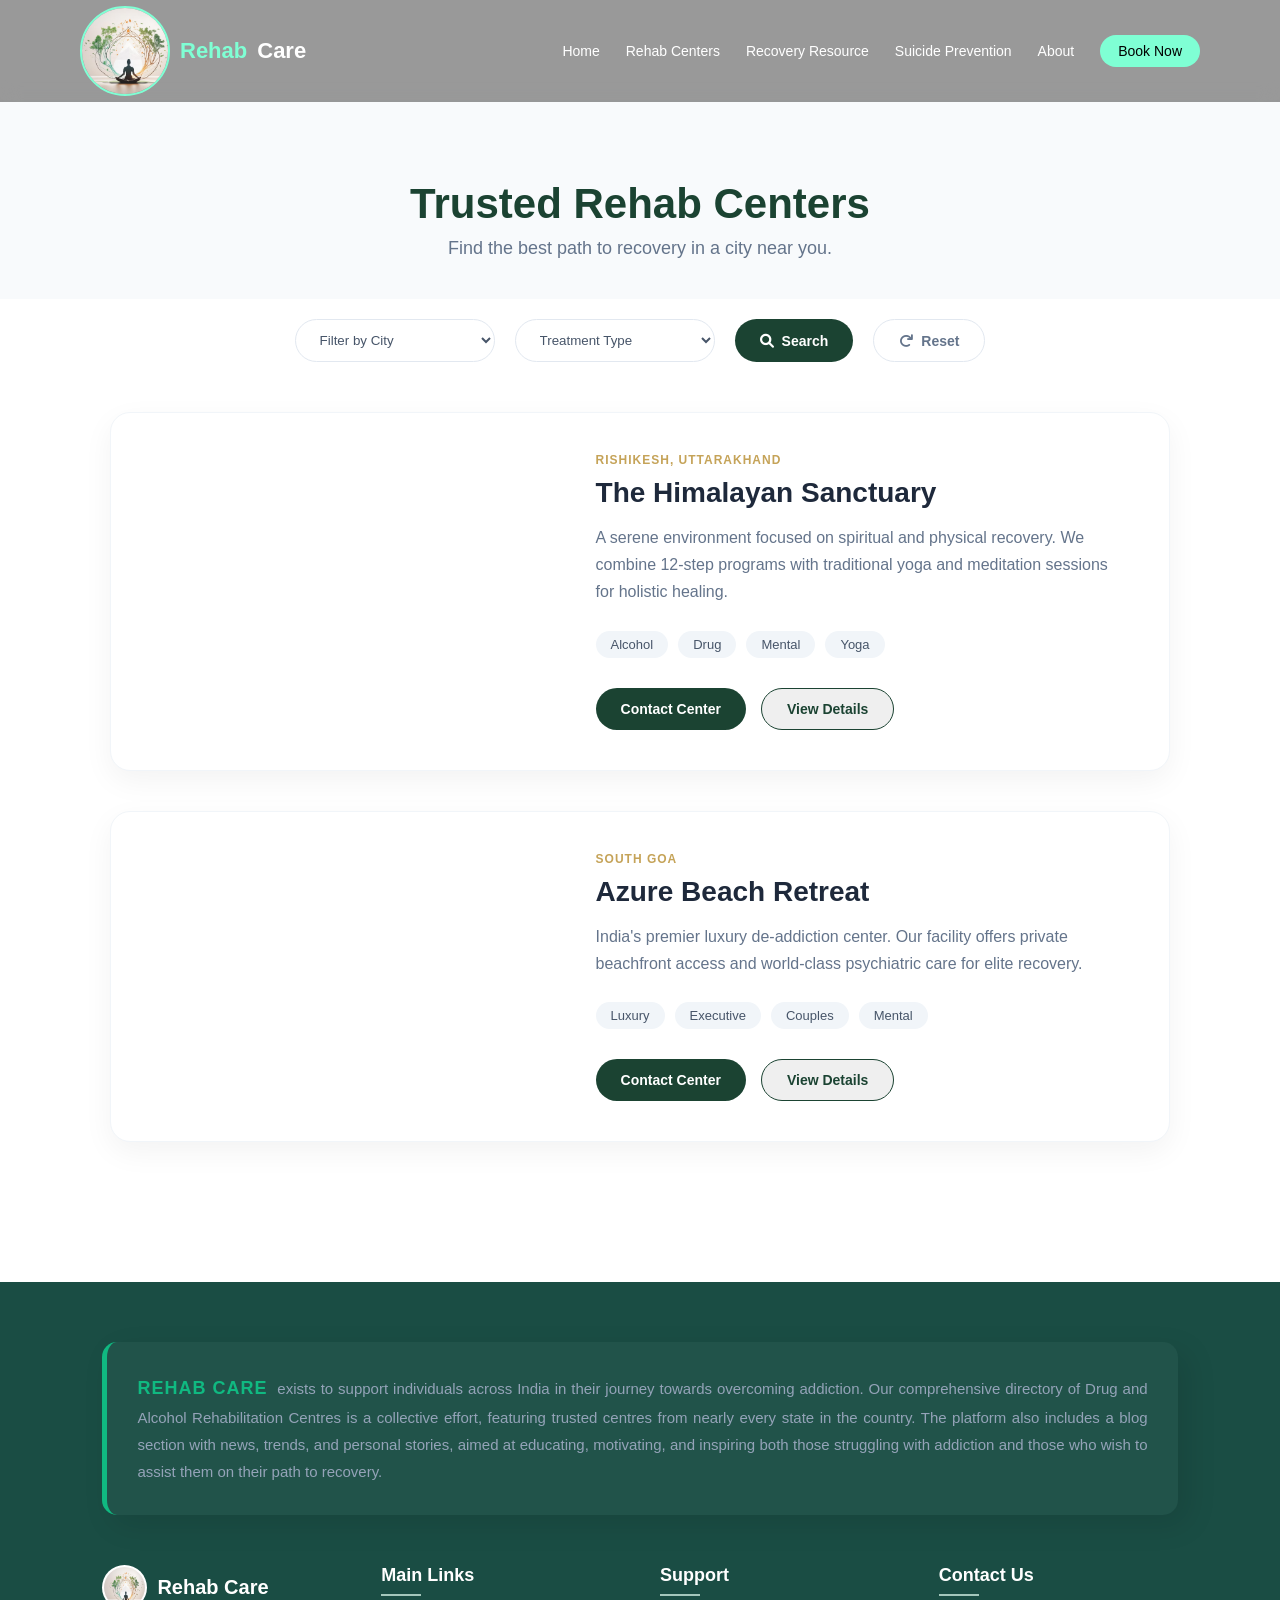
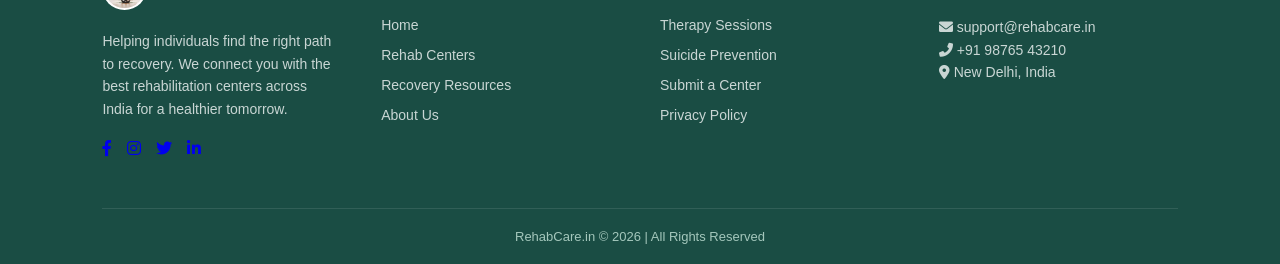
<file: rehab.html>
<!DOCTYPE html>
<html lang="en">

<head>
    <meta charset="UTF-8" />
    <meta name="viewport" content="width=device-width, initial-scale=1.0" />
    <meta name="description"
        content="Find the best rehabilitation centers across India. Browse our curated list of trusted rehab centers offering alcohol de-addiction, drug rehabilitation, and mental wellness programs." />
    <meta name="keywords"
        content="rehab centers India, addiction treatment, alcohol de-addiction, drug rehabilitation, mental wellness, recovery centers" />
    <meta name="robots" content="index, follow" />
    <title>Rehab Centers | RehabCare India</title>

    <link rel="canonical" href="https://rehabcare.in/rehab.html" />
    <link rel="stylesheet" href="https://cdnjs.cloudflare.com/ajax/libs/font-awesome/6.0.0/css/all.min.css">
    <link rel="stylesheet" href="style.css" />
    <style>
        /* Extra styles to match your theme but for professional listing */
        .rehab-page-header {
            padding: 80px 20px 40px;
            text-align: center;
            background: #f8fafc;
        }

        .rehab-page-header h1 {
            font-size: 42px;
            color: #1b4332;
            margin-bottom: 10px;
        }

        .rehab-page-header p {
            color: #64748b;
            font-size: 18px;
        }

        /* Filter Row - replacing Search Bar */
        .filter-row {
            max-width: 1100px;
            margin: 20px auto 50px;
            display: flex;
            justify-content: center;
            gap: 20px;
            flex-wrap: wrap;
            padding: 0 20px;
        }

        .filter-select {
            padding: 12px 20px;
            border-radius: 50px;
            border: 1px solid #e2e8f0;
            background: white;
            font-family: inherit;
            color: #475569;
            min-width: 200px;
            outline: none;
        }

        /* Detailed Card Design */
        .rehab-list-container {
            max-width: 1100px;
            margin: 0 auto;
            padding: 0 20px 100px;
        }

        .rehab-full-card {
            display: flex;
            background: white;
            border-radius: 20px;
            overflow: hidden;
            box-shadow: 0 10px 30px rgba(0, 0, 0, 0.05);
            margin-bottom: 40px;
            border: 1px solid #f1f5f9;
            transition: transform 0.3s ease, box-shadow 0.3s ease;
        }

        .rehab-full-card:hover {
            transform: translateY(-8px);
            box-shadow: 0 20px 40px rgba(0, 0, 0, 0.12);
        }

        .rehab-card-img {
            flex: 1;
            min-width: 400px;
            background-size: cover;
            background-position: center;
            transition: transform 0.4s ease;
            overflow: hidden;
        }

        .rehab-full-card:hover .rehab-card-img {
            transform: scale(1.05);
        }

        .rehab-card-info {
            flex: 1.2;
            padding: 40px;
        }

        .location-tag {
            color: #c5a358;
            font-weight: 600;
            text-transform: uppercase;
            font-size: 12px;
            letter-spacing: 1px;
            display: block;
            margin-bottom: 10px;
        }

        .rehab-card-info h2 {
            font-size: 28px;
            color: #1e293b;
            margin-bottom: 15px;
        }

        .rehab-card-info p {
            color: #64748b;
            margin-bottom: 25px;
            line-height: 1.7;
        }

        .facility-pills {
            display: flex;
            gap: 10px;
            flex-wrap: wrap;
            margin-bottom: 30px;
        }

        .f-pill {
            background: #f1f5f9;
            padding: 6px 15px;
            border-radius: 50px;
            font-size: 13px;
            color: #475569;
        }

        .card-buttons {
            display: flex;
            gap: 15px;
        }

        .btn-inquire {
            background: #1b4332;
            color: white;
            padding: 12px 25px;
            border-radius: 50px;
            text-decoration: none;
            font-weight: 600;
            font-size: 14px;
            cursor: pointer;
            border: none;
            transition: all 0.3s ease;
        }

        .btn-inquire:hover {
            background: #2d5a45;
            box-shadow: 0 0 20px rgba(27, 67, 50, 0.4);
            transform: translateY(-2px);
        }

        .btn-details {
            border: 1px solid #1b4332;
            color: #1b4332;
            padding: 12px 25px;
            border-radius: 50px;
            text-decoration: none;
            font-weight: 600;
            font-size: 14px;
            transition: all 0.3s ease;
        }

        .btn-details:hover {
            background: #1b4332;
            color: white;
            box-shadow: 0 0 20px rgba(27, 67, 50, 0.3);
            transform: translateY(-2px);
        }

        /* Responsive - Tablet */
        @media (max-width: 900px) {
            .rehab-full-card {
                flex-direction: column;
            }

            .rehab-card-img {
                min-width: 100%;
                height: 250px;
            }
        }

        /* Mobile Responsive - Full width buttons */
        @media (max-width: 600px) {
            .rehab-card-info {
                padding: 25px;
            }

            .rehab-card-info h2 {
                font-size: 22px;
            }

            .card-buttons {
                flex-direction: column;
            }

            .btn-inquire,
            .btn-details {
                width: 100%;
                text-align: center;
                padding: 14px 20px;
            }

            .rehab-page-header h1 {
                font-size: 32px;
            }

            .filter-select {
                width: 100%;
                min-width: auto;
            }
        }

        /* =========================================
           CONTACT MODAL STYLES
           ========================================= */

        /* Modal Overlay */
        .modal-overlay {
            display: none;
            position: fixed;
            top: 0;
            left: 0;
            width: 100%;
            height: 100%;
            background: rgba(0, 0, 0, 0.6);
            z-index: 1000;
            justify-content: center;
            align-items: center;
            padding: 20px;
            opacity: 0;
            transition: opacity 0.3s ease;
        }

        .modal-overlay.active {
            display: flex;
            opacity: 1;
        }

        /* Modal Container */
        .modal-container {
            background: white;
            border-radius: 20px;
            max-width: 500px;
            width: 100%;
            max-height: 90vh;
            overflow-y: auto;
            transform: translateY(20px) scale(0.95);
            transition: transform 0.3s ease;
            position: relative;
        }

        .modal-overlay.active .modal-container {
            transform: translateY(0) scale(1);
        }

        /* Modal Header */
        .modal-header {
            padding: 25px 25px 0;
            display: flex;
            justify-content: space-between;
            align-items: center;
        }

        .modal-header h3 {
            font-size: 22px;
            color: #1e293b;
            margin: 0;
        }

        .modal-close {
            background: #f1f5f9;
            border: none;
            width: 36px;
            height: 36px;
            border-radius: 50%;
            cursor: pointer;
            font-size: 18px;
            color: #64748b;
            transition: all 0.3s ease;
            display: flex;
            align-items: center;
            justify-content: center;
        }

        .modal-close:hover {
            background: #e2e8f0;
            color: #1e293b;
        }

        /* Modal Body */
        .modal-body {
            padding: 20px 25px 25px;
        }

        /* Center Badge in Modal */
        .modal-center-badge {
            background: #f0fdf4;
            color: #1b4332;
            padding: 8px 16px;
            border-radius: 20px;
            font-size: 14px;
            font-weight: 600;
            display: inline-flex;
            align-items: center;
            gap: 8px;
            margin-bottom: 20px;
        }

        .modal-center-badge i {
            color: #1b4332;
        }

        /* Form Styles */
        .modal-form .form-group {
            margin-bottom: 18px;
        }

        .modal-form label {
            display: block;
            color: #475569;
            font-size: 14px;
            font-weight: 500;
            margin-bottom: 8px;
        }

        .modal-form input,
        .modal-form textarea {
            width: 100%;
            padding: 12px 15px;
            border: 1px solid #e2e8f0;
            border-radius: 10px;
            font-size: 15px;
            font-family: inherit;
            transition: border-color 0.3s ease, box-shadow 0.3s ease;
            box-sizing: border-box;
        }

        .modal-form input:focus,
        .modal-form textarea:focus {
            outline: none;
            border-color: #1b4332;
            box-shadow: 0 0 0 3px rgba(27, 67, 50, 0.1);
        }

        .modal-form textarea {
            min-height: 100px;
            resize: vertical;
        }

        .modal-form input::placeholder,
        .modal-form textarea::placeholder {
            color: #94a3b8;
        }

        .btn-modal-submit {
            width: 100%;
            background: #1b4332;
            color: white;
            padding: 14px 25px;
            border: none;
            border-radius: 50px;
            font-size: 16px;
            font-weight: 600;
            cursor: pointer;
            transition: all 0.3s ease;
            display: flex;
            align-items: center;
            justify-content: center;
            gap: 8px;
        }

        .btn-modal-submit:hover {
            background: #2d5a45;
            box-shadow: 0 0 20px rgba(27, 67, 50, 0.4);
            transform: translateY(-2px);
        }

        /* Success Message */
        .modal-success {
            display: none;
            text-align: center;
            padding: 40px 20px;
        }

        .modal-success.active {
            display: block;
        }

        .modal-success i {
            font-size: 60px;
            color: #22c55e;
            margin-bottom: 20px;
        }

        .modal-success h4 {
            font-size: 24px;
            color: #1e293b;
            margin-bottom: 10px;
        }

        .modal-success p {
            color: #64748b;
            margin-bottom: 20px;
        }

        .btn-modal-close {
            background: #1b4332;
            color: white;
            padding: 12px 30px;
            border: none;
            border-radius: 50px;
            font-size: 15px;
            font-weight: 600;
            cursor: pointer;
            transition: all 0.3s ease;
        }

        .btn-modal-close:hover {
            background: #2d5a45;
        }

        /* Hide form when success shows */
        .modal-form.hidden {
            display: none;
        }

        /* =========================================
           FILTER BUTTONS STYLES
           ========================================= */

        /* Search Button */
        .btn-search {
            background: #1b4332;
            color: white;
            padding: 12px 25px;
            border-radius: 50px;
            border: none;
            font-weight: 600;
            font-size: 14px;
            cursor: pointer;
            transition: all 0.3s ease;
            display: inline-flex;
            align-items: center;
            gap: 8px;
        }

        .btn-search:hover {
            background: #2d5a45;
            box-shadow: 0 0 20px rgba(27, 67, 50, 0.4);
            transform: translateY(-2px);
        }

        /* Reset Button */
        .btn-reset {
            background: transparent;
            color: #64748b;
            padding: 12px 25px;
            border-radius: 50px;
            border: 1px solid #e2e8f0;
            font-weight: 600;
            font-size: 14px;
            cursor: pointer;
            transition: all 0.3s ease;
            display: inline-flex;
            align-items: center;
            gap: 8px;
        }

        .btn-reset:hover {
            background: #f1f5f9;
            color: #1b4332;
            border-color: #1b4332;
        }

        /* No Results Message */
        .no-results-message {
            text-align: center;
            padding: 60px 20px;
            color: #64748b;
            max-width: 500px;
            margin: 40px auto;
        }

        .no-results-message i {
            font-size: 48px;
            color: #cbd5e1;
            margin-bottom: 20px;
            display: block;
        }

        .no-results-message p {
            font-size: 18px;
            line-height: 1.6;
        }

        /* Visually hidden class for accessibility */
        .visually-hidden {
            position: absolute;
            width: 1px;
            height: 1px;
            padding: 0;
            margin: -1px;
            overflow: hidden;
            clip: rect(0, 0, 0, 0);
            white-space: nowrap;
            border: 0;
        }

        /* Responsive - Tablet */
        @media (max-width: 900px) {
            .filter-row {
                gap: 15px;
            }
        }

        /* Mobile Responsive */
        @media (max-width: 600px) {
            .filter-row {
                flex-direction: column;
                align-items: stretch;
            }

            .btn-search,
            .btn-reset {
                width: 100%;
                justify-content: center;
            }
        }
    </style>
</head>

<body>

    <header class="nav-wrapper">
        <div class="nav-container">
            <div class="brand">
                <img src="Images/yoga.avif" alt="RehabCare Logo - Yoga and Wellness" class="logo">
                <span>Rehab</span>Care
            </div>

            <nav class="nav-menu" id="navMenu">
                <a href="index.html">Home</a>
                <a href="rehab.html">Rehab Centers</a>
                <a href="resources.html">Recovery Resource</a>
                <a href="prevention.html">Suicide Prevention</a>
                <a href="about.html">About</a>
                <a href="booking.html" class="cta">Book Now</a>
            </nav>

            <div class="hamburger" onclick="toggleMenu()">☰</div>
        </div>
    </header>

    <main>
        <section class="rehab-page-header">
            <h1>Trusted Rehab Centers</h1>
            <p>Find the best path to recovery in a city near you.</p>
        </section>

        <div class="filter-row">
            <label for="cityFilter" class="visually-hidden">Filter by City</label>
            <select id="cityFilter" class="filter-select" aria-label="Filter by City">
                <option value="">Filter by City</option>
                <option value="Rishikesh">Rishikesh</option>
                <option value="Goa">Goa</option>
                <option value="Mumbai">Mumbai</option>
                <option value="Delhi">Delhi</option>
                <option value="Bangalore">Bangalore</option>
                <option value="Pune">Pune</option>
            </select>

            <label for="treatmentFilter" class="visually-hidden">Filter by Treatment Type</label>
            <select id="treatmentFilter" class="filter-select" aria-label="Filter by Treatment Type">
                <option value="">Treatment Type</option>
                <option value="Alcohol De-addiction">Alcohol De-addiction</option>
                <option value="Drug Rehabilitation">Drug Rehabilitation</option>
                <option value="Mental Wellness">Mental Wellness</option>
                <option value="Luxury Retreat">Luxury Retreat</option>
            </select>

            <button type="button" id="searchBtn" class="btn-search" aria-label="Search rehab centers">
                <i class="fas fa-search"></i> Search
            </button>

            <button type="button" id="resetBtn" class="btn-reset" aria-label="Reset filters">
                <i class="fas fa-redo"></i> Reset
            </button>
        </div>

        <!-- No Results Message -->
        <div id="noResultsMessage" class="no-results-message" style="display: none;">
            <i class="fas fa-search"></i>
            <p>No rehab centers found matching your criteria.</p>
        </div>

        <section class="rehab-list-container" id="rehab-cards-container">

        </section>
    </main>

    <!-- =========================================
         CONTACT MODAL
         ========================================= -->
    <div class="modal-overlay" id="contactModal">
        <div class="modal-container">
            <!-- Modal Header -->
            <div class="modal-header">
                <h3>Contact Center</h3>
                <button class="modal-close" id="modalClose" aria-label="Close modal">
                    <i class="fas fa-times"></i>
                </button>
            </div>

            <!-- Modal Body -->
            <div class="modal-body">
                <!-- Center Badge -->
                <div class="modal-center-badge">
                    <i class="fas fa-building"></i>
                    <span id="modalCenterName">Loading...</span>
                </div>

                <!-- Contact Form -->
                <form class="modal-form" id="modalContactForm">
                    <input type="hidden" id="modalCenterSlug" value="">

                    <div class="form-group">
                        <label for="modalName">Your Name *</label>
                        <input type="text" id="modalName" name="name" placeholder="Enter your full name" required>
                    </div>

                    <div class="form-group">
                        <label for="modalPhone">Phone Number *</label>
                        <input type="tel" id="modalPhone" name="phone" placeholder="Enter your phone number" required>
                    </div>

                    <div class="form-group">
                        <label for="modalEmail">Email Address *</label>
                        <input type="email" id="modalEmail" name="email" placeholder="Enter your email address"
                            required>
                    </div>

                    <div class="form-group">
                        <label for="modalMessage">Message</label>
                        <textarea id="modalMessage" name="message" placeholder="How can we help you?"></textarea>
                    </div>

                    <button type="submit" class="btn-modal-submit">
                        <i class="fas fa-paper-plane"></i> Send Message
                    </button>
                </form>

                <!-- Success Message -->
                <div class="modal-success" id="modalSuccess">
                    <i class="fas fa-check-circle"></i>
                    <h4>Message Sent!</h4>
                    <p>Thank you for contacting us. We will reach out to you shortly.</p>
                    <button type="button" class="btn-modal-close" id="successClose">Close</button>
                </div>
            </div>
        </div>
    </div>


    <footer class="main-footer">
        <div class="lux-container">
            <div class="footer-top-info">
                <p><strong>Rehab Care</strong> exists to support individuals across India in their journey towards
                    overcoming addiction. Our comprehensive directory of Drug and Alcohol Rehabilitation Centres is a
                    collective effort, featuring trusted centres from nearly every state in the country. The platform
                    also includes a blog section with news, trends, and personal stories, aimed at educating,
                    motivating, and inspiring both those struggling with addiction and those who wish to assist them on
                    their path to recovery.</p>
            </div>

            <div class="footer-container">
                <div class="footer-column about">
                    <div class="footer-logo">
                        <img src="Images/yoga.avif" alt="Rehab Care Logo">
                        <span>Rehab <b>Care</b></span>
                    </div>
                    <p class="footer-tagline">Helping individuals find the right path to recovery. We connect you with
                        the best rehabilitation centers across India for a healthier tomorrow.</p>
                    <div class="social-icons">
                        <a href="#" title="Facebook"><i class="fab fa-facebook-f"></i></a>
                        <a href="#" title="Instagram"><i class="fab fa-instagram"></i></a>
                        <a href="#" title="Twitter"><i class="fab fa-twitter"></i></a>
                        <a href="#" title="LinkedIn"><i class="fab fa-linkedin-in"></i></a>
                    </div>
                </div>

                <div class="footer-column">
                    <h3>Main Links</h3>
                    <ul class="footer-links">
                        <li><a href="index.html">Home</a></li>
                        <li><a href="rehab.html">Rehab Centers</a></li>
                        <li><a href="resources.html">Recovery Resources</a></li>
                        <li><a href="about.html">About Us</a></li>
                    </ul>
                </div>

                <div class="footer-column">
                    <h3>Support</h3>
                    <ul class="footer-links">
                        <li><a href="#">Therapy Sessions</a></li>
                        <li><a href="prevention.html">Suicide Prevention</a></li>
                        <li><a href="#">Submit a Center</a></li>
                        <li><a href="#">Privacy Policy</a></li>
                    </ul>
                </div>

                <div class="footer-column contact-info">
                    <h3>Contact Us</h3>
                    <p><i class="fas fa-envelope"></i> support@rehabcare.in</p>
                    <p><i class="fas fa-phone-alt"></i> +91 98765 43210</p>
                    <p><i class="fas fa-map-marker-alt"></i> New Delhi, India</p>
                </div>
            </div>

            <div class="footer-bottom">
                <p>RehabCare.in &copy; 2026 | All Rights Reserved</p>
            </div>
        </div>
    </footer>

    <script src="rehab-centers-data.js"></script>
    <script src="rehab-script.js"></script>
    <script>
        function toggleMenu() {
            document.getElementById("navMenu").classList.toggle("active");
        }
    </script>
</body>

</html>
</file>
<file: auth.css>
/* 
    ========================================
    REHABCARE AUTHENTICATION STYLES
    ========================================
    Glassmorphism design with teal/green theme
    Matches the existing website styling
*/

/* CSS Reset and Base Styles */
* {
    margin: 0;
    padding: 0;
    box-sizing: border-box;
    font-family: 'Poppins', sans-serif;
}

/* Root Variables - Matching existing theme */
:root {
    --primary-color: #10b981;
    /* Teal green */
    --secondary-color: #7fffd4;
    /* Aqua mint */
    --dark-green: #1a4d44;
    /* Dark teal */
    --light-bg: #f0fdfa;
    /* Light teal */
    --text-dark: #1e293b;
    /* Dark text */
    --text-light: #64748b;
    /* Light text */
    --white: #ffffff;
    --error: #ef4444;
    /* Red for errors */
    --success: #10b981;
    /* Green for success */
    --warning: #f59e0b;
    /* Amber for warnings */
    --shadow-light: 0 10px 40px rgba(0, 0, 0, 0.1);
    --shadow-glow: 0 0 30px rgba(16, 185, 129, 0.3);
    --transition: all 0.3s ease;
}

/* Body Styles */
body {
    min-height: 100vh;
    background: linear-gradient(135deg, #1a4d44 0%, #0d9488 50%, #10b981 100%);
    display: flex;
    align-items: center;
    justify-content: center;
    padding: 20px;
    overflow-x: hidden;
}

/* Background Pattern */
body::before {
    content: '';
    position: fixed;
    top: 0;
    left: 0;
    width: 100%;
    height: 100%;
    background-image:
        radial-gradient(circle at 20% 80%, rgba(127, 255, 212, 0.1) 0%, transparent 50%),
        radial-gradient(circle at 80% 20%, rgba(127, 255, 212, 0.15) 0%, transparent 50%),
        radial-gradient(circle at 40% 40%, rgba(255, 255, 255, 0.05) 0%, transparent 30%);
    pointer-events: none;
    z-index: 0;
}

/* ========================================
   MAIN CONTAINER
   ======================================== */
.auth-container {
    display: grid;
    grid-template-columns: 1fr 1fr;
    max-width: 1100px;
    width: 100%;
    min-height: 600px;
    background: rgba(255, 255, 255, 0.95);
    border-radius: 30px;
    overflow: hidden;
    box-shadow:
        0 25px 50px rgba(0, 0, 0, 0.25),
        0 0 100px rgba(16, 185, 129, 0.2);
    position: relative;
    z-index: 1;
}

/* ========================================
   LEFT SECTION - Welcome Content
   ======================================== */
.auth-left {
    background: linear-gradient(135deg, #1a4d44 0%, #0d9488 100%);
    padding: 50px 40px;
    display: flex;
    flex-direction: column;
    justify-content: center;
    position: relative;
    overflow: hidden;
}

/* Decorative Circle */
.auth-left::before {
    content: '';
    position: absolute;
    top: -100px;
    right: -100px;
    width: 300px;
    height: 300px;
    background: radial-gradient(circle, rgba(127, 255, 212, 0.2) 0%, transparent 70%);
    border-radius: 50%;
}

.auth-left::after {
    content: '';
    position: absolute;
    bottom: -50px;
    left: -50px;
    width: 200px;
    height: 200px;
    background: radial-gradient(circle, rgba(127, 255, 212, 0.15) 0%, transparent 70%);
    border-radius: 50%;
}

/* Logo */
.auth-logo {
    display: flex;
    align-items: center;
    gap: 12px;
    margin-bottom: 40px;
}

.auth-logo .logo-img {
    width: 50px;
    height: 50px;
    border-radius: 50%;
    border: 2px solid var(--secondary-color);
    object-fit: cover;
}

.auth-logo span {
    font-size: 24px;
    font-weight: 700;
    color: var(--white);
}

.auth-logo .highlight {
    color: var(--secondary-color);
}

/* Welcome Content */
.welcome-content {
    position: relative;
    z-index: 2;
}

.welcome-title {
    font-size: 36px;
    color: var(--white);
    font-weight: 700;
    margin-bottom: 15px;
    line-height: 1.2;
}

.welcome-subtitle {
    font-size: 18px;
    color: rgba(255, 255, 255, 0.8);
    margin-bottom: 35px;
}

/* Feature List */
.feature-list {
    list-style: none;
    margin-bottom: 35px;
}

.feature-list li {
    display: flex;
    align-items: center;
    gap: 12px;
    color: rgba(255, 255, 255, 0.9);
    margin-bottom: 15px;
    font-size: 15px;
}

.feature-list li i {
    color: var(--secondary-color);
    font-size: 16px;
}

/* Quote */
.welcome-quote {
    border-left: 3px solid var(--secondary-color);
    padding-left: 20px;
    font-style: italic;
    color: rgba(255, 255, 255, 0.75);
    font-size: 14px;
    line-height: 1.6;
}

/* ========================================
   RIGHT SECTION - Form Card
   ======================================== */
.auth-right {
    padding: 40px;
    display: flex;
    flex-direction: column;
    justify-content: center;
    background: var(--white);
    position: relative;
}

/* Form Card */
.form-card {
    width: 100%;
    max-width: 400px;
    margin: 0 auto;
}

/* Toggle Tabs */
.toggle-tabs {
    display: flex;
    background: var(--light-bg);
    border-radius: 15px;
    padding: 5px;
    margin-bottom: 30px;
    position: relative;
}

.toggle-btn {
    flex: 1;
    padding: 14px 20px;
    border: none;
    background: transparent;
    font-size: 15px;
    font-weight: 600;
    color: var(--text-light);
    cursor: pointer;
    border-radius: 12px;
    transition: var(--transition);
    display: flex;
    align-items: center;
    justify-content: center;
    gap: 8px;
    z-index: 2;
}

.toggle-btn i {
    font-size: 14px;
}

.toggle-btn.active {
    color: var(--white);
}

.toggle-slider {
    position: absolute;
    top: 5px;
    left: 5px;
    width: calc(50% - 5px);
    height: calc(100% - 10px);
    background: linear-gradient(135deg, var(--primary-color) 0%, #0d9488 100%);
    border-radius: 12px;
    transition: var(--transition);
    z-index: 1;
    box-shadow: 0 4px 15px rgba(16, 185, 129, 0.4);
}

/* Alert Container */
#alertContainer {
    margin-bottom: 20px;
}

/* Alert Messages */
.alert {
    padding: 14px 18px;
    border-radius: 12px;
    margin-bottom: 15px;
    font-size: 14px;
    display: flex;
    align-items: center;
    gap: 10px;
    animation: slideIn 0.3s ease;
}

@keyframes slideIn {
    from {
        opacity: 0;
        transform: translateY(-10px);
    }

    to {
        opacity: 1;
        transform: translateY(0);
    }
}

.alert-success {
    background: rgba(16, 185, 129, 0.1);
    border: 1px solid var(--success);
    color: var(--success);
}

.alert-error {
    background: rgba(239, 68, 68, 0.1);
    border: 1px solid var(--error);
    color: var(--error);
}

.alert-warning {
    background: rgba(245, 158, 11, 0.1);
    border: 1px solid var(--warning);
    color: var(--warning);
}

.alert i {
    font-size: 18px;
}

/* ========================================
   FORMS
   ======================================== */
.auth-form {
    display: none;
    animation: fadeIn 0.4s ease;
}

.auth-form.active {
    display: block;
}

@keyframes fadeIn {
    from {
        opacity: 0;
        transform: translateX(20px);
    }

    to {
        opacity: 1;
        transform: translateX(0);
    }
}

.form-title {
    font-size: 28px;
    color: var(--text-dark);
    font-weight: 700;
    margin-bottom: 8px;
}

.form-subtitle {
    font-size: 14px;
    color: var(--text-light);
    margin-bottom: 25px;
}

/* Input Groups */
.input-group {
    margin-bottom: 20px;
}

.input-wrapper {
    position: relative;
    display: flex;
    align-items: center;
}

.input-icon {
    position: absolute;
    left: 16px;
    color: var(--text-light);
    font-size: 16px;
    transition: var(--transition);
}

.input-wrapper input {
    width: 100%;
    padding: 14px 45px 14px 45px;
    border: 2px solid #e2e8f0;
    border-radius: 12px;
    font-size: 15px;
    color: var(--text-dark);
    background: var(--white);
    transition: var(--transition);
    outline: none;
}

.input-wrapper input::placeholder {
    color: #94a3b8;
}

.input-wrapper input:focus {
    border-color: var(--primary-color);
    box-shadow: 0 0 0 4px rgba(16, 185, 129, 0.1);
}

.input-wrapper input:focus+.input-icon,
.input-wrapper:focus-within .input-icon {
    color: var(--primary-color);
}

/* Password Toggle */
.password-toggle {
    position: absolute;
    right: 15px;
    background: none;
    border: none;
    cursor: pointer;
    color: var(--text-light);
    font-size: 16px;
    padding: 5px;
    transition: var(--transition);
}

.password-toggle:hover {
    color: var(--primary-color);
}

/* Form Footer */
.form-footer {
    display: flex;
    justify-content: flex-end;
    margin-bottom: 25px;
}

.forgot-link {
    font-size: 14px;
    color: var(--primary-color);
    text-decoration: none;
    transition: var(--transition);
}

.forgot-link:hover {
    color: var(--dark-green);
    text-decoration: underline;
}

/* Submit Button */
.submit-btn {
    width: 100%;
    padding: 16px;
    background: linear-gradient(135deg, var(--primary-color) 0%, #0d9488 100%);
    border: none;
    border-radius: 12px;
    font-size: 16px;
    font-weight: 600;
    color: var(--white);
    cursor: pointer;
    transition: var(--transition);
    display: flex;
    align-items: center;
    justify-content: center;
    gap: 10px;
    position: relative;
    overflow: hidden;
}

.submit-btn::before {
    content: '';
    position: absolute;
    top: 0;
    left: -100%;
    width: 100%;
    height: 100%;
    background: linear-gradient(90deg, transparent, rgba(255, 255, 255, 0.2), transparent);
    transition: 0.5s;
}

.submit-btn:hover::before {
    left: 100%;
}

.submit-btn:hover {
    transform: translateY(-2px);
    box-shadow: var(--shadow-glow);
}

.submit-btn:active {
    transform: translateY(0);
}

.submit-btn:disabled {
    opacity: 0.7;
    cursor: not-allowed;
    transform: none;
}

/* Button Loading State */
.submit-btn.loading .btn-text {
    visibility: hidden;
}

.submit-btn.loading .btn-loader {
    display: block;
}

.btn-loader {
    display: none;
    position: absolute;
    width: 20px;
    height: 20px;
    border: 3px solid rgba(255, 255, 255, 0.3);
    border-radius: 50%;
    border-top-color: var(--white);
    animation: spin 0.8s linear infinite;
}

@keyframes spin {
    to {
        transform: rotate(360deg);
    }
}

/* Switch Form Text */
.switch-form {
    text-align: center;
    margin-top: 25px;
    font-size: 14px;
    color: var(--text-light);
}

.switch-btn {
    background: none;
    border: none;
    color: var(--primary-color);
    font-weight: 600;
    cursor: pointer;
    font-size: 14px;
    padding: 0;
    transition: var(--transition);
}

.switch-btn:hover {
    color: var(--dark-green);
    text-decoration: underline;
}

/* ========================================
   BACK TO HOME LINK
   ======================================== */
.back-home {
    position: absolute;
    top: 20px;
    right: 20px;
    display: flex;
    align-items: center;
    gap: 8px;
    color: var(--text-light);
    text-decoration: none;
    font-size: 14px;
    font-weight: 500;
    transition: var(--transition);
}

.back-home:hover {
    color: var(--primary-color);
    transform: translateX(-3px);
}

.back-home i {
    font-size: 12px;
}

/* ========================================
   RESPONSIVE DESIGN
   ======================================== */

/* Tablet */
@media (max-width: 992px) {
    .auth-container {
        grid-template-columns: 1fr;
        max-width: 500px;
        min-height: auto;
    }

    .auth-left {
        padding: 30px;
        text-align: center;
    }

    .feature-list {
        display: none;
    }

    .welcome-title {
        font-size: 28px;
    }

    .welcome-quote {
        display: none;
    }

    .auth-right {
        padding: 30px 25px;
    }
}

/* Mobile */
@media (max-width: 576px) {
    body {
        padding: 15px;
    }

    .auth-container {
        border-radius: 20px;
        max-width: 100%;
    }

    .auth-left {
        display: none;
    }

    .auth-right {
        padding: 30px 20px;
    }

    .toggle-btn {
        padding: 12px 10px;
        font-size: 14px;
    }

    .toggle-btn i {
        display: none;
    }

    .form-title {
        font-size: 24px;
    }

    .input-wrapper input {
        padding: 12px 40px 12px 40px;
        font-size: 14px;
    }

    .submit-btn {
        padding: 14px;
        font-size: 15px;
    }
}

/* Extra Small Mobile */
@media (max-width: 375px) {
    .toggle-tabs {
        margin-bottom: 20px;
    }

    .input-group {
        margin-bottom: 15px;
    }

    .form-footer {
        margin-bottom: 20px;
    }

    .switch-form {
        margin-top: 20px;
    }
}

/* Landscape Mobile */
@media (max-height: 500px) and (orientation: landscape) {
    .auth-container {
        padding: 20px 0;
    }

    .auth-left {
        display: none;
    }
}
</file>
<file: style.css>
* {
    margin: 0;
    padding: 0;
    box-sizing: border-box;
    font-family: "Poppins", sans-serif;
}

/* Fix: Push content below fixed header */
body {
    padding-top: 100px;
}

/* Tablet: Adjust padding for medium header */
@media (max-width: 1024px) {
    body {
        padding-top: 85px;
    }
}

/* Mobile: Adjust padding for smaller header */
@media (max-width: 768px) {
    body {
        padding-top: 70px;
    }
}

/* NAVBAR */
.nav-wrapper {
    position: fixed;
    top: 0;
    width: 100%;
    background: rgba(0, 0, 0, 0.4);
    backdrop-filter: blur(10px);
    z-index: 1000;
}

.nav-container {
    max-width: 1200px;
    margin: auto;
    padding: 22px 40px;
    display: flex;
    align-items: center;
    justify-content: space-between;
    padding-top: 6px;
    padding-bottom: 6px;
}

/* BRAND */
.brand {
    display: flex;
    align-items: center;
    gap: 10px;
    color: #fff;
    font-size: 22px;
    font-weight: 600;
    margin-left: -0px;
}

.brand span {
    color: #7fffd4;
}

/* LOGO */
.logo {
    width: 90px;
    height: 90px;
    border-radius: 50%;
    object-fit: cover;
    border: 2px solid #7fffd4;
}

/* MENU */
.nav-menu {
    display: flex;
    align-items: center;
    gap: 26px;
    margin-left: 40px;
}

.nav-menu a {
    color: #fff;
    text-decoration: none;
    font-size: 14px;
    position: relative;
}

/* underline */
.nav-menu a::after {
    content: "";
    position: absolute;
    width: 0;
    height: 2px;
    background: #7fffd4;
    left: 0;
    bottom: -5px;
    transition: 0.3s;
}

.nav-menu a:hover::after {
    width: 100%;
}

/* CTA */
.cta {
    background: #7fffd4;
    padding: 8px 18px;
    border-radius: 25px;
    color: #000 !important;
}

/* HAMBURGER */
.hamburger {
    display: none;
    font-size: 26px;
    color: #fff;
    cursor: pointer;
}

/* MOBILE */
@media (max-width: 768px) {
    .hamburger {
        display: block;
    }

    .nav-menu {
        position: absolute;
        top: 70px;
        left: 0;
        width: 100%;
        flex-direction: column;
        background: rgba(0, 0, 0, 0.9);
        padding: 20px 0;
        display: none;
    }

    .nav-menu.active {
        display: flex;
    }

    .nav-menu a {
        padding: 12px 0;
        font-size: 16px;
    }
}


.hero {
    height: 100vh;
    background: url("Images/yoga.avif") left/cover no-repeat;
    display: flex;
    align-items: center;
}

/* HERO SECTION IMPROVED */
.hero {
    height: 100vh;
    display: flex;
    align-items: center;
    justify-content: center;
    padding: 0 20px;
}

.hero-container {
    max-width: 1200px;
    width: 100%;
    display: grid;
    grid-template-columns: 1fr 1fr;
    align-items: center;
    gap: 40px;
}

/* TEXT */
.hero-text {
    margin-top: 400px;
    display: flex;
    flex-direction: column;
    justify-content: center;
    gap: 20px;

}

.hero-text h1 {
    font-size: 48px;
    color: #080808;
    line-height: 1.3;
    font-weight: 700;
}

.hero-text p {
    color: #0f0f0f;
    max-width: 480px;
    line-height: 1.6;
    font-size: 16px;
}

/* SEARCH BAR */
.hero-search {
    display: flex;
    gap: 12px;
    margin-top: 25px;
}

.hero-search input {
    padding: 14px 20px;
    border-radius: 30px;
    border: none;
    width: 100%;
    max-width: 320px;
    outline: none;
    font-size: 14px;
}

.hero-search button {
    padding: 14px 28px;
    border-radius: 30px;
    border: none;
    background: #7fffd4;
    cursor: pointer;
    font-weight: 600;
    transition: 0.3s;
}

.hero-search button:hover {
    background: #5fe5c4;
}

/* IMAGE */
.hero-image {
    display: flex;
    justify-content: center;
    align-items: center;
}

.hero-image img {
    width: 100%;
    max-width: 850px;
    height: auto;
    border-radius: 20px;
    border: 3px solid #7fffd4;
    box-shadow: 0 10px 25px rgba(0, 0, 0, 0.4);
    transition: transform 0.3s;
}

.hero-image img:hover {
    transform: scale(1.03);
}

/* MOBILE RESPONSIVE */
@media (max-width: 1024px) {
    .hero-text h1 {
        font-size: 42px;
    }

    .hero-text p {
        font-size: 15px;
    }

    .hero-search input,
    .hero-search button {
        padding: 12px 18px;
        font-size: 14px;
    }
}

.hero-search {
    display: flex;
    gap: 12px;
    margin-top: 25px;
}

.hero-search input {
    padding: 14px 20px;
    border-radius: 30px;
    border: 2px solid #7fffd4;
    /* SAME BORDER */
    background: rgba(255, 255, 255, 0.95);
    width: 100%;
    max-width: 320px;
    outline: none;
    font-size: 14px;
    box-sizing: border-box;
}

.hero-search input:focus {
    border-color: #7fffd4;
    /* color same, no jump */
    box-shadow: none;
    /* no box / no glow */
}

@media (max-width: 768px) {
    .hero-container {
        grid-template-columns: 1fr;
        text-align: center;
        gap: 30px;
    }

    .hero-search {
        justify-content: center;
        flex-wrap: wrap;
    }

    .hero-text h1 {
        font-size: 36px;
    }

    .hero-text p {
        max-width: 100%;
    }

    .hero-image img {
        max-width: 100%;
    }
}

@media (max-width: 375px) {
    .hero-container {
        padding-top: 10px;
        /* header ke neeche space badhaya */
    }
}


/* MOBILE */
@media (max-width: 768px) {
    .hero-container {
        grid-template-columns: 1fr;
        text-align: center;
    }

    .hero-search {
        justify-content: center;
        flex-wrap: wrap;
    }

    .hero-text h1 {
        font-size: 36px;
    }
}
































/* SEARCH BAR - Overlay on Hero Background Image */
.hero-image-search {
    position: absolute;
    top: 200px;
    left: 50%;
    transform: translateX(-50%);
    width: 90%;
    max-width: 800px;
    display: flex;
    align-items: center;
    gap: 0;
    background: rgba(255, 255, 255, 0.98);
    border-radius: 70px;
    padding: 14px;
    box-shadow: 0 12px 40px rgba(0, 0, 0, 0.25), 0 4px 12px rgba(0, 0, 0, 0.15);
    z-index: 50;
    backdrop-filter: blur(12px);
    border: 3px solid rgba(127, 255, 212, 0.5);
}

.hero-image-search input {
    flex: 1;
    padding: 22px 32px;
    border: none;
    border-radius: 60px;
    background: transparent;
    font-size: 18px;
    outline: none;
    color: #1a4d44;
    font-weight: 500;
    min-width: 0;
    transition: all 0.3s ease;
}

.hero-image-search input::placeholder {
    color: #94a3b8;
    font-weight: 400;
    font-size: 17px;
}

.hero-image-search input:focus {
    background: rgba(127, 255, 212, 0.12);
    box-shadow: inset 0 2px 8px rgba(127, 255, 212, 0.15);
}

.hero-image-search button {
    padding: 20px 40px;
    border-radius: 60px;
    border: none;
    background: linear-gradient(135deg, #7fffd4 0%, #5fe5c4 100%);
    color: #1a4d44;
    font-weight: 700;
    font-size: 17px;
    cursor: pointer;
    transition: all 0.3s ease;
    display: flex;
    align-items: center;
    gap: 12px;
    white-space: nowrap;
    box-shadow: 0 6px 20px rgba(127, 255, 212, 0.5);
}

.hero-image-search button:hover {
    background: linear-gradient(135deg, #5fe5c4 0%, #4dd4b3 100%);
    transform: translateY(-3px);
    box-shadow: 0 8px 25px rgba(127, 255, 212, 0.6);
}

.hero-image-search button:active {
    transform: translateY(-1px);
}

.hero-image-search button i {
    font-size: 20px;
}







/* ==============Luxury Section ========*/

:root {
    --lux-gold: #4da572;
    --lux-dark: #1a1a1a;
    --lux-light: #f9f9f9;
    --lux-grey: #666;
}

/* Luxury Hero Section */
.lux-hero {
    background: linear-gradient(rgba(0, 0, 0, 0.7), rgba(0, 0, 0, 0.7)), url('https://images.unsplash.com/photo-1582719478250-c89cae4dc85b?auto=format&fit=crop&w=1350&q=80');
    background-size: cover;
    background-position: center;
    color: white;
    text-align: center;
    padding: 100px 0;
    width: 100%;
}

.lux-hero h1 {
    font-family: 'Playfair Display', serif;
    font-size: 3rem;
    margin-bottom: 10px;
}

/* Luxury Search Input */
#lux-searchInput {
    padding: 15px;
    width: 100%;
    max-width: 500px;
    border-radius: 30px;
    border: 2px solid var(--lux-gold);
    /* Gold border for luxury feel */
    margin-top: 20px;
    font-size: 1rem;
    outline: none;
}

/* Luxury Grid Layout */
.lux-grid {
    display: grid;
    grid-template-columns: repeat(auto-fit, minmax(300px, 1fr));
    gap: 30px;
    padding: 50px 0;
}

/* Luxury Cards */
.lux-card {
    background: white;
    border-radius: 15px;
    overflow: hidden;
    box-shadow: 0 10px 20px rgba(0, 0, 0, 0.1);
    transition: transform 0.3s;
    text-align: left;
    /* Align text to left inside card */
}

.lux-card:hover {
    transform: translateY(-10px);
}

.lux-card-img {
    height: 200px;
    background-color: #ddd;
    background-size: cover;
    background-position: center;
}

.lux-card-content {
    padding: 20px;
}

.lux-card-content h3 {
    margin: 0;
    color: var(--lux-gold);
    font-size: 1.4rem;
}

.lux-location {
    font-size: 0.9rem;
    color: var(--lux-grey);
    margin-bottom: 10px;
    display: block;
}

/* Luxury Tags */
.lux-tags {
    display: flex;
    gap: 8px;
    flex-wrap: wrap;
    margin-top: 15px;
}

.lux-tag {
    background: #f0f0f0;
    padding: 5px 12px;
    font-size: 0.75rem;
    border-radius: 20px;
    color: var(--lux-dark);
    border: 1px solid #ddd;
}


/* Mobile Responsive */
@media (max-width: 768px) {
    .lux-hero h1 {
        font-size: 2rem;
    }

    .lux-grid {
        grid-template-columns: 1fr;
    }
}





























.filter-controls {
    padding: 40px 0;
    text-align: center;
    background: #f8fafc;
}

.button-group {
    display: inline-flex;
    gap: 15px;
    background: #fff;
    padding: 10px;
    border-radius: 50px;
    box-shadow: 0 10px 25px rgba(0, 0, 0, 0.05);
}

.filter-btn {
    padding: 12px 25px;
    border: none;
    border-radius: 40px;
    background: transparent;
    color: #64748b;
    font-weight: 600;
    cursor: pointer;
    transition: all 0.3s ease;
    display: flex;
    align-items: center;
    gap: 10px;
    font-size: 16px;
}

.filter-btn i {
    font-size: 18px;
}

/* Hover Effect */
.filter-btn:hover {
    color: #10b981;
    background: #f0fdf4;
}

/* Active State Design */
.filter-btn.active {
    background: #10b981;
    color: white;
    box-shadow: 0 4px 15px rgba(16, 185, 129, 0.3);
}

/* Responsive adjustment */
@media (max-width: 768px) {
    .button-group {
        flex-direction: column;
        border-radius: 20px;
        width: 90%;
    }
}

































































/* --- ULTIMATE TRUSTED SECTION CSS --- */

.trust-wrapper {
    padding: 100px 0;
    background: linear-gradient(to bottom, #ffffff, #f0fffb);
    /* Subtle gradient background */
}

/* Section Header styling */
.section-title {
    text-align: center;
    margin-bottom: 60px;
}

.section-title h2 {
    font-size: 2.5rem;
    color: #1a4d44;
    font-family: 'Playfair Display', serif;
    margin-bottom: 15px;
}

.section-title .underline {
    width: 80px;
    height: 4px;
    background: #7fffd4;
    margin: 0 auto;
    border-radius: 2px;
}

/* Grid Layout */
.trust-grid {
    display: grid;
    grid-template-columns: repeat(auto-fit, minmax(320px, 1fr));
    gap: 35px;
    max-width: 1200px;
    margin: 0 auto;
}

/* Luxury Trust Card */
.trust-card {
    background: #fff;
    border-radius: 20px;
    overflow: hidden;
    border: 1px solid rgba(78, 143, 121, 0.3);
    transition: all 0.4s cubic-bezier(0.175, 0.885, 0.32, 1.275);
    position: relative;
    display: flex;
    flex-direction: column;

}

.trust-card:hover {
    transform: translateY(-12px);
    box-shadow: 0 20px 40px rgba(26, 77, 68, 0.15);
    border-color: #7fffd4;
}

/* Verified Badge with Animation */
.trust-badge {
    position: absolute;
    top: 20px;
    left: 20px;
    background: rgba(40, 167, 97, 0.9);
    backdrop-filter: blur(5px);
    color: white;
    padding: 6px 15px;
    font-size: 12px;
    border-radius: 30px;
    z-index: 10;
    font-weight: 600;
    box-shadow: 0 4px 10px rgba(0, 0, 0, 0.2);
}

/* Image Zoom Effect */
.trust-img {
    width: 100%;
    height: 220px;
    object-fit: cover;
    transition: transform 0.5s ease;
}

.trust-card:hover .trust-img {
    transform: scale(1.1);
}

.img-container {
    overflow: hidden;
    /* Important for zoom effect */
    height: 220px;
}

/* Card Body Content */
.trust-card-body {
    padding: 25px;
    flex-grow: 1;
    display: flex;
    flex-direction: column;
}

.rating-stars {
    color: #ffc107;
    margin-bottom: 12px;
    font-size: 16px;
    display: flex;
    align-items: center;
    gap: 5px;
}

.review-count {
    color: #888;
    font-size: 13px;
    font-weight: 400;
}

.trust-card h3 {
    font-size: 1.4rem;
    color: #5ba179;
    margin-bottom: 10px;
    font-weight: 700;
}

.trust-loc {
    font-size: 14px;
    color: #555;
    margin-bottom: 12px;
    display: flex;
    align-items: center;
    gap: 5px;
}

.trust-desc {
    font-size: 14px;
    color: #666;
    line-height: 1.6;
    margin-bottom: 25px;
}

/* Attractive CTA Button */
.trust-btn {
    margin-top: auto;
    background: transparent;
    border: 2px solid #54b4a3;
    color: #10b981;
    ;
    padding: 12px;
    border-radius: 12px;
    font-weight: 600;
    cursor: pointer;
    transition: 0.3s;
    text-align: center;
    text-transform: uppercase;
    letter-spacing: 1px;
    font-size: 12px;
}

.trust-btn:hover {
    background: #10b981;
    ;
    color: #fff;
    box-shadow: 0 5px 15px rgba(26, 77, 62, 0.3);
}

/* Responsive Mobile view */
@media (max-width: 768px) {
    .section-title h2 {
        font-size: 2rem;
    }

    .trust-grid {
        grid-template-columns: 1fr;
        padding: 0 15px;
    }
}














.hosp-wrapper {
    padding: 100px 0;
    background: #f8fafc;
    /* Very light medical blue/grey */
}

.hosp-grid {
    display: grid;
    grid-template-columns: repeat(auto-fit, minmax(320px, 1fr));
    gap: 35px;
    max-width: 1200px;
    margin: 0 auto;
}

.hosp-card {
    background: #fff;
    border-radius: 20px;
    overflow: hidden;
    border: 1px solid #e2e8f0;
    transition: all 0.3s ease;
    display: flex;
    flex-direction: column;
    position: relative;
}

.hosp-card:hover {
    transform: translateY(-10px);
    box-shadow: 0 20px 30px rgba(0, 102, 204, 0.1);
    border-color: #10b981;
    ;
}

.hosp-badge {
    position: absolute;
    top: 15px;
    right: 15px;
    background: #10b981;
    ;
    color: white;
    padding: 5px 12px;
    font-size: 11px;
    border-radius: 5px;
    font-weight: 600;
    z-index: 5;
}

.hosp-img-container {
    height: 200px;
    overflow: hidden;
}

.hosp-img {
    width: 100%;
    height: 100%;
    object-fit: cover;
    transition: 0.5s;
}

.hosp-card:hover .hosp-img {
    transform: scale(1.1);
}

.hosp-body {
    padding: 25px;
}

.hosp-rating {
    color: #f59e0b;
    /* Amber Gold */
    font-size: 14px;
    margin-bottom: 10px;
}

.hosp-body h3 {
    font-size: 1.3rem;
    color: #5ba179;
    margin-bottom: 8px;
}

.hosp-info {
    font-size: 14px;
    color: #64748b;
    line-height: 1.6;
    margin-bottom: 20px;
}

.hosp-btn {
    width: 100%;
    padding: 12px;
    background: #f1f5f9;
    border: none;
    color: #10b981;
    font-weight: 600;
    border-radius: 10px;
    cursor: pointer;
    transition: 0.3s;
}

.hosp-btn:hover {
    background: #10b981;
    ;
    color: #fff;
}





















/* --- CLINIC SECTION IMPROVED CSS --- */
.clinic-wrapper {
    padding: 80px 0;
    background: #ffff;
}

.clinic-grid {
    display: grid;
    grid-template-columns: repeat(auto-fit, minmax(300px, 1fr));
    gap: 30px;

    * {
        margin: 0;
        padding: 0;
        box-sizing: border-box;
        font-family: "Poppins", sans-serif;
    }

    html {
        scroll-behavior: smooth;
    }

    body {
        line-height: 1.6;
        overflow-x: hidden;
        /* horizontal scroll prevent karega */
    }

    /* ===== NAVBAR ===== */
    .nav-wrapper {
        position: fixed;
        top: 0;
        left: 0;
        width: 100%;
        background: rgba(12, 12, 12, 0.7);
        backdrop-filter: blur(10px);
        -webkit-backdrop-filter: blur(10px);
        /* Safari support */
        z-index: 1000;
    }

    .nav-container {
        max-width: 1200px;
        margin: auto;
        padding: 15px 20px;
        display: flex;
        justify-content: space-between;
        align-items: center;
        flex-wrap: wrap;
        /* small screens me break ho sake */
    }

    .brand {
        font-size: 22px;
        font-weight: 600;
        color: #1d9b66;
        ;
        display: flex;
        align-items: center;
        gap: 8px;
        text-decoration: none;
        /* agar anchor hai to underline remove */
        white-space: nowrap;
        /* text break na ho */
    }

    /* ===== Mobile Responsive ===== */
    @media (max-width:768px) {
        .nav-container {
            padding: 12px 15px;
        }

        .brand {
            font-size: 18px;
        }
    }


    .brand span {
        color: #10b981;
        ;
    }

    .logo {
        width: 35px;
        height: 35px;
        border-radius: 50%;
        object-fit: cover;
        /* image distort na ho */
    }

    .nav-menu {
        display: flex;
        gap: 25px;
        align-items: center;
    }

    .nav-menu a {
        text-decoration: none;
        color: #fff;
        font-size: 15px;
        transition: all .3s ease;
        position: relative;
    }

    /* Hover Effect (clean underline animation) */
    .nav-menu a::after {
        content: "";
        position: absolute;
        left: 0;
        bottom: -4px;
        width: 0;
        height: 2px;
        background: #10b981;
        transition: .3s;
    }

    .nav-menu a:hover::after {
        width: 100%;
    }

    /* ===== Tablet ===== */
    @media (max-width:992px) {
        .nav-menu {
            gap: 18px;
        }
    }

    /* ===== Mobile ===== */
    @media (max-width:768px) {
        .nav-menu {
            gap: 15px;
        }

        .nav-menu a {
            font-size: 14px;
        }
    }


    .nav-menu a:hover {
        color: #10b981;
        ;
    }

    .cta {
        background: #10b981;
        ;
        padding: 8px 14px;
        border-radius: 6px;
    }

    .cta:hover {
        background: #10b981;
    }

    .hamburger {
        display: none;
        font-size: 24px;
        color: #fff;
        cursor: pointer;
    }

    .hero {
        min-height: 100vh;
        background:
            linear-gradient(rgba(0, 0, 0, .6), rgba(0, 0, 0, .6)),
            url("Images/yoga.avif") center/cover no-repeat;
        display: flex;
        align-items: center;
        position: relative;
        width: 100%;
        padding: 140px 20px 60px;
        /* single clean padding */
    }

    max-width: 1200px;
    margin: 0 auto;
}

.clinic-card {
    background: #fff;
    border-radius: 20px;
    overflow: hidden;
    border: 1px solid #f1f5f9;
    transition: all 0.4s ease;
    box-shadow: 0 10px 25px rgba(5, 4, 4, 0.05);
}

.clinic-card:hover {
    transform: translateY(-10px);
    box-shadow: 0 20px 40px rgba(13, 148, 136, 0.15);
}

/* Image Container for Clinic */
.clinic-img-box {
    width: 100%;
    height: 220px;
    overflow: hidden;
    position: relative;
}

.clinic-img-box img {
    width: 100%;
    height: 100%;
    object-fit: cover;
    transition: transform 0.6s ease;
}

.clinic-card:hover .clinic-img-box img {
    transform: scale(1.1);
}

/* Category Badge over image */
.clinic-category {
    position: absolute;
    bottom: 15px;
    left: 15px;
    background: #21aa71;
    /* Teal */
    color: white;
    padding: 5px 15px;
    font-size: 12px;
    border-radius: 50px;
    font-weight: 500;
    z-index: 2;

}

.clinic-content {
    padding: 25px;
    text-align: left;
}

.clinic-content h3 {
    font-size: 1.4rem;
    color: #5ba179;
    margin-bottom: 5px;
}

.clinic-location {
    font-size: 14px;
    color: #64748b;
    margin-bottom: 15px;
    display: flex;
    align-items: center;
    gap: 5px;
}

.clinic-rating-box {
    display: flex;
    align-items: center;
    gap: 8px;
    margin-bottom: 15px;
    color: #fbbf24;
    /* Star Gold */
}

.clinic-desc {
    font-size: 14px;
    color: #475569;
    line-height: 1.6;
    margin-bottom: 20px;
    height: 45px;
    /* Text alignment */
    overflow: hidden;
}

.clinic-action-btn {
    width: 100%;
    padding: 12px;
    background: #f0fdfa;
    border: 1px solid #10b981;
    color: #10b981;
    border-radius: 12px;
    font-weight: 600;
    cursor: pointer;
    transition: 0.3s;
}

.clinic-action-btn:hover {
    background: #0d9488;
    color: white;
}






/* --- FILTER SECTION & BUTTONS --- */
.filter-navigation {
    background: #f8fafc;
    padding: 40px 20px;
    text-align: center;
}

/* Paragraph and Heading Styling */
.filter-intro h2 {
    color: #1a4d44;
    font-size: clamp(24px, 5vw, 32px);
    /* Responsive font size */
    font-weight: 700;
    margin-bottom: 10px;
}

.filter-intro p {
    color: #64748b;
    font-size: 16px;
    max-width: 700px;
    margin: 0 auto 30px;
    line-height: 1.6;
}

/* Button Group Container */
.btn-group-wrapper {
    display: inline-flex;
    background: white;
    padding: 8px;
    border-radius: 50px;
    box-shadow: 0 4px 15px rgba(0, 0, 0, 0.08);
    gap: 5px;
}

/* Base Button Style */
.tab-btn {
    padding: 12px 20px;
    border: none;
    border-radius: 30px;
    cursor: pointer;
    font-weight: 600;
    background: transparent;
    color: #475569;
    transition: all 0.3s ease;
    display: flex;
    align-items: center;
    gap: 8px;
    white-space: nowrap;
    /* Text break nahi hoga */
}

/* Active Button State */
.tab-btn.active {
    background: #10b981;
    color: white;
    box-shadow: 0 4px 12px rgba(16, 185, 129, 0.25);
}

/* --- SECTION & CARD STABILITY --- */
/* Transitions for smooth switching */
.trust-wrapper,
.hosp-wrapper,
.clinic-wrapper,
.lux-wrapper,
.container {
    transition: opacity 0.3s ease;
    width: 100%;
}

/* Card Reset (Extra transform effects hataye gaye) */
.trust-card,
.hosp-card,
.clinic-card {
    transform: none;
    opacity: 1;
    display: flex;
    flex-direction: column;
    height: 100%;
}

/* --- RESPONSIVE DESIGN (MOBILE FIX) --- */
@media (max-width: 768px) {
    .filter-navigation {
        padding: 30px 15px;
    }

    .btn-group-wrapper {
        display: flex;
        /* Mobile par flexbox */
        flex-direction: row;
        /* Buttons ek line mein rahenge */
        overflow-x: auto;
        /* Agar screen chhoti ho toh scroll honge */
        width: 100%;
        border-radius: 15px;
        padding: 5px;
        scrollbar-width: none;
        /* Firefox scrollbar hide */
    }

    .btn-group-wrapper::-webkit-scrollbar {
        display: none;
        /* Chrome/Safari scrollbar hide */
    }

    .tab-btn {
        flex: 1;
        /* Buttons barabar jagah lenge */
        justify-content: center;
        padding: 10px 15px;
        font-size: 14px;
    }
}






























/* --- BROWSE SECTION CSS --- */
.browse-wrapper {
    padding: 80px 0;
    background: #fdfdfd;
}

.browse-grid {
    display: grid;
    grid-template-columns: repeat(auto-fit, minmax(280px, 1fr));
    gap: 30px;
    max-width: 1100px;
    margin: 0 auto;
}

.browse-card {
    background: #fff;
    padding: 40px 30px;
    border-radius: 20px;
    text-align: center;
    text-decoration: none;
    color: inherit;
    border: 1px solid #eee;
    transition: all 0.4s ease;
    display: flex;
    flex-direction: column;
    align-items: center;
}

.browse-card:hover {
    transform: translateY(-10px);
    border-color: #7fffd4;
    box-shadow: 0 15px 35px rgba(127, 255, 212, 0.2);
}

.browse-icon {
    width: 70px;
    height: 70px;
    background: #f0fdfa;
    color: #0d9488;
    font-size: 30px;
    display: flex;
    align-items: center;
    justify-content: center;
    border-radius: 50%;
    margin-bottom: 20px;
    transition: 0.3s;
}

.browse-card:hover .browse-icon {
    background: #0d9488;
    color: #fff;
    transform: rotateY(360deg);
}

.browse-card h3 {
    font-size: 1.3rem;
    color: #1e293b;
    margin-bottom: 12px;
}

.browse-card p {
    font-size: 14px;
    color: #64748b;
    line-height: 1.5;
    margin-bottom: 20px;
}

.count-tag {
    font-size: 12px;
    font-weight: 600;
    color: #0d9488;
    background: #e0fff6;
    padding: 4px 12px;
    border-radius: 20px;
}

/* Scroll Smoothing for links */
html {
    scroll-behavior: smooth;
}



































.treatment-section {
    padding: 100px 0;
    background: #fff;
}

.treatment-flex {
    display: flex;
    align-items: center;
    gap: 60px;
    flex-wrap: wrap;
}

/* Image Grid Styling */
.treatment-image-grid {
    flex: 1;
    display: grid;
    grid-template-columns: 1fr 1fr;
    gap: 15px;
    min-width: 350px;
}

.leaf-img {
    overflow: hidden;
    height: 200px;
}

.leaf-img img {
    width: 100%;
    height: 100%;
    object-fit: cover;
}

/* Shapes matched to your image */
.img-1 {
    grid-row: span 2;
    height: 415px;
    border-radius: 100px 0 100px 100px;
    /* Left long petal */
}

.img-2 {
    border-radius: 0 100px 0 100px;
    /* Top right petal */
}

.img-3 {
    border-radius: 100px 0 100px 0;
    /* Bottom right circle-ish */
}

/* Content Styling */
.treatment-content {
    flex: 1.2;
}

.treatment-header h2 {
    font-size: 2.8rem;
    color: #111;
    margin-bottom: 20px;
    font-weight: 700;
}

.treatment-header p {
    color: #666;
    max-width: 500px;
    margin-bottom: 40px;
    line-height: 1.6;
}

/* Pills Grid */
.treatment-pills {
    display: grid;
    grid-template-columns: repeat(auto-fill, minmax(180px, 1fr));
    gap: 15px;
}

.pill {
    background: #f1f5f4;
    padding: 18px 25px;
    border-radius: 50px;
    text-align: center;
    font-size: 15px;
    color: #333;
    font-weight: 500;
    cursor: pointer;
    transition: 0.3s;
}

.pill:hover {
    background: #e2e8e7;
}

.pill.active {
    background: #1a5d4e;
    /* Dark green from your image */
    color: white;
}

@media (max-width: 768px) {
    .treatment-flex {
        flex-direction: column;
        text-align: center;
    }

    .treatment-header p {
        margin: 0 auto 40px;
    }
}





























/* --- BLOG SECTION STYLING --- */
.blog-section {
    padding: 100px 0;
    background-color: #fcfdfd;
    /* Light neutral background */
}

/* Header Styling */
.center-header {
    text-align: center;
    margin-bottom: 60px;
}

.center-header h2 {
    font-size: 48px;
    color: #1a4d44;
    /* Your theme dark green */
    margin-bottom: 15px;
    font-weight: 700;
}

.center-header p {
    color: #64748b;
    font-size: 35px;
    max-width: 600px;
    margin: 0 auto;
}

/* Grid Layout */
.blog-grid {
    display: grid;
    grid-template-columns: repeat(auto-fit, minmax(320px, 1fr));
    gap: 30px;
    max-width: 1200px;
    margin: 0 auto;
    padding: 0 20px;
}

/* Blog Card Design */
.blog-card {
    background: #ffffff;
    border-radius: 20px;
    overflow: hidden;
    box-shadow: 0 10px 30px rgba(0, 0, 0, 0.05);
    transition: all 0.4s ease;
    border: 1px solid #f1f5f9;
    display: flex;
    flex-direction: column;
}

.blog-card:hover {
    transform: translateY(-10px);
    box-shadow: 0 20px 40px rgba(26, 77, 68, 0.1);
    border-color: #1a4d44;
}

/* Image Hover Zoom */
.blog-card img {
    width: 100%;
    height: 230px;
    object-fit: cover;
    transition: transform 0.6s ease;
}

.blog-card:hover img {
    transform: scale(1.1);
}

/* Body Content */
.blog-body {
    padding: 25px;
    flex-grow: 1;
    display: flex;
    flex-direction: column;
}

.blog-body small {
    color: #10b981;
    /* Accent Green */
    font-weight: 600;
    text-transform: uppercase;
    font-size: 12px;
    letter-spacing: 1px;
    margin-bottom: 12px;
    display: block;
}

.blog-body h4 {
    font-size: 22px;
    color: #1e293b;
    margin-bottom: 15px;
    line-height: 1.4;
    font-weight: 700;
}

.blog-body p {
    color: #64748b;
    font-size: 15px;
    line-height: 1.6;
    margin-bottom: 25px;
    flex-grow: 1;
}

/* Read More Link */
.blog-body a {
    text-decoration: none;
    color: #1a4d44;
    font-weight: 700;
    font-size: 15px;
    display: inline-flex;
    align-items: center;
    gap: 8px;
    transition: gap 0.3s ease;
}

.blog-body a:hover {
    gap: 12px;
    color: #10b981;
}

/* Responsive */
@media (max-width: 768px) {
    .blog-section {
        padding: 60px 0;
    }

    .center-header h2 {
        font-size: 28px;
    }
}














































.main-footer {
    background-color: #1a4d44;
    /* Dark Green matched with your image */
    color: #ffffff;
    padding: 60px 8% 20px;
    font-family: 'Arial', sans-serif;
}

.footer-container {
    display: flex;
    justify-content: space-between;
    flex-wrap: wrap;
    gap: 40px;
}

.footer-column {
    flex: 1;
    min-width: 200px;
}

.footer-logo {
    display: flex;
    align-items: center;
    gap: 10px;
    margin-bottom: 20px;
}

.footer-logo img {
    width: 45px;
    height: 45px;
    border-radius: 50%;
    background: white;
    padding: 2px;
}

.footer-logo span {
    font-size: 20px;
    font-weight: bold;
}

.footer-column p {
    font-size: 14px;
    line-height: 1.6;
    color: #c9d6d4;
}

.footer-column h3 {
    font-size: 18px;
    margin-bottom: 20px;
    position: relative;
    padding-bottom: 10px;
}

.footer-column h3::after {
    content: '';
    position: absolute;
    left: 0;
    bottom: 0;
    width: 40px;
    height: 2px;
    background-color: #a4c7bc;
    /* Accent color from your logo */
}

.footer-column ul {
    list-style: none;
}

.footer-column ul li {
    margin-bottom: 12px;
}

.footer-column ul li a {
    text-decoration: none;
    color: #c9d6d4;
    font-size: 14px;
    transition: 0.3s;
}

.footer-column ul li a:hover {
    color: #ffffff;
    padding-left: 5px;
}

.social-icons {
    display: flex;
    gap: 15px;
    margin-top: 20px;
}

.social-icons img {
    width: 24px;
    filter: invert(1);
    /* Makes black icons white */
    transition: 0.3s;
}

.social-icons img:hover {
    transform: translateY(-3px);
}

.footer-bottom {
    text-align: center;
    margin-top: 50px;
    padding-top: 20px;
    border-top: 1px solid rgba(255, 255, 255, 0.1);
    font-size: 13px;
    color: #a4c7bc;
}

/* Responsive */
@media (max-width: 768px) {
    .footer-container {
        flex-direction: column;
        text-align: center;
    }

    .footer-column h3::after {
        left: 50%;
        transform: translateX(-50%);
    }

    .social-icons {
        justify-content: center;
    }
}

/* Specific Style for Footer Mission Paragraph */
.footer-top-info {
    max-width: 1100px;
    margin: 0 auto 50px auto;
    /* Centering and bottom gap */
    padding: 30px;
    background: rgba(255, 255, 255, 0.03);
    /* Very subtle light glow */
    border-radius: 15px;
    border-left: 5px solid #10b981;
    /* Dark green accent line */
    position: relative;
    box-shadow: 10px 10px 30px rgba(0, 0, 0, 0.1);
}

.footer-top-info p {
    font-size: 15px;
    line-height: 1.8;
    /* Better readability */
    color: #94a3b8;
    /* Professional slate grey color */
    text-align: justify;
    /* Clean edges on both sides */
    margin: 0;
    font-weight: 400;
}

/* Styling the "Rehab Care" text inside paragraph */
.footer-top-info p strong {
    color: #10b981;
    font-size: 18px;
    font-weight: 700;
    text-transform: uppercase;
    letter-spacing: 1px;
    display: inline-block;
    margin-right: 5px;
}

/* Responsive adjustment for Mobile */
@media (max-width: 768px) {
    .footer-top-info {
        padding: 20px;
        margin: 0 15px 40px 15px;
        border-left: none;
        border-top: 5px solid #10b981;
        /* Border moves to top on mobile */
    }

    .footer-top-info p {
        text-align: center;
        /* Center text for smaller screens */
        font-size: 14px;
    }
}

/* End of file (responsive overrides removed as requested) */


/* ===============================
   SEARCH RESULTS STYLES
   =============================== */

/* Search Results Container */
.search-results {
    margin-top: 20px;
    background: rgba(255, 255, 255, 0.95);
    border-radius: 20px;
    padding: 20px;
    box-shadow: 0 10px 30px rgba(0, 0, 0, 0.15);
    max-width: 500px;
}

.search-results-header {
    display: flex;
    justify-content: space-between;
    align-items: center;
    margin-bottom: 15px;
    padding-bottom: 10px;
    border-bottom: 2px solid #7fffd4;
}

.search-results-header h3 {
    color: #1a4d44;
    font-size: 18px;
    margin: 0;
}

.close-search {
    background: none;
    border: none;
    font-size: 24px;
    color: #666;
    cursor: pointer;
    padding: 0;
    line-height: 1;
}

.close-search:hover {
    color: #1a4d44;
}

.search-results-content {
    max-height: 400px;
    overflow-y: auto;
}

/* Loading State */
.search-results-content .loading {
    text-align: center;
    padding: 20px;
    color: #666;
    font-size: 14px;
}

/* No Results */
.search-results-content .no-results {
    text-align: center;
    padding: 20px;
    color: #666;
}

.search-results-content .no-results p {
    margin-bottom: 10px;
}

/* Error State */
.search-results-content .search-error {
    text-align: center;
    padding: 20px;
    background: #fee2e2;
    border-radius: 10px;
    margin: 10px 0;
}

.search-results-content .search-error p {
    color: #dc2626;
    margin-bottom: 5px;
}

.search-results-content .error-detail {
    font-size: 12px;
    color: #991b1b;
}

.search-results-content .help-text {
    font-size: 12px;
    color: #666;
    margin-top: 10px;
    background: #f1f5f9;
    padding: 8px;
    border-radius: 5px;
}

/* Results Count */
.results-count {
    font-size: 14px;
    color: #1a4d44;
    margin-bottom: 15px;
    font-weight: 600;
}

/* Results List */
.results-list {
    display: flex;
    flex-direction: column;
    gap: 10px;
}

/* Individual Result Card */
.search-result-card {
    background: #f8fafc;
    border: 1px solid #e2e8f0;
    border-radius: 10px;
    padding: 15px;
    transition: all 0.3s ease;
}

.search-result-card:hover {
    background: #f0fdfa;
    border-color: #7fffd4;
    transform: translateX(5px);
}

.search-result-card .result-info h4 {
    color: #1a4d44;
    font-size: 16px;
    margin-bottom: 5px;
}

.search-result-card .result-info p {
    font-size: 13px;
    color: #64748b;
    margin: 3px 0;
}

/* Mobile Responsive for Search */
@media (max-width: 768px) {
    .search-results {
        max-width: 100%;
        margin-top: 15px;
    }

    .hero-search {
        flex-direction: column;
        align-items: stretch;
    }

    .hero-search input {
        max-width: 100%;
    }
}
</file>
<file: white.css>
* {
    margin: 0;
    padding: 0;
    box-sizing: border-box;
    font-family: "Poppins", sans-serif;
}

/* Fix: Push content below fixed header */
body {
    padding-top: 100px;
}

/* Tablet: Adjust padding for medium header */
@media (max-width: 1024px) {
    body {
        padding-top: 85px;
    }
}

/* Mobile: Adjust padding for smaller header */
@media (max-width: 768px) {
    body {
        padding-top: 70px;
    }
}

/* NAVBAR */
.nav-wrapper {
    position: fixed;
    top: 0;
    width: 100%;
    background: rgba(0, 0, 0, 0.4);
    backdrop-filter: blur(10px);
    z-index: 1000;
}

.nav-container {
    max-width: 1200px;
    margin: auto;
    padding: 22px 40px;
    display: flex;
    align-items: center;
    justify-content: space-between;
    padding-top: 6px;
    padding-bottom: 6px;
}

/* BRAND */
.brand {
    display: flex;
    align-items: center;
    gap: 10px;
    color: #fff;
    font-size: 22px;
    font-weight: 600;
    margin-left: -0px;
}

.brand span {
    color: #7fffd4;
}

/* LOGO */
.logo {
    width: 90px;
    height: 90px;
    border-radius: 50%;
    object-fit: cover;
    border: 2px solid #7fffd4;
}

/* MENU */
.nav-menu {
    display: flex;
    align-items: center;
    gap: 26px;
    margin-left: 40px;
}

.nav-menu a {
    color: #fff;
    text-decoration: none;
    font-size: 14px;
    position: relative;
}

/* underline */
.nav-menu a::after {
    content: "";
    position: absolute;
    width: 0;
    height: 2px;
    background: #7fffd4;
    left: 0;
    bottom: -5px;
    transition: 0.3s;
}

.nav-menu a:hover::after {
    width: 100%;
}

/* CTA */
.cta {
    background: #7fffd4;
    padding: 8px 18px;
    border-radius: 25px;
    color: #000 !important;
}

/* HAMBURGER */
.hamburger {
    display: none;
    font-size: 26px;
    color: #fff;
    cursor: pointer;
}

/* MOBILE */
@media (max-width: 768px) {
    .hamburger {
        display: block;
    }

    .nav-menu {
        position: absolute;
        top: 70px;
        left: 0;
        width: 100%;
        flex-direction: column;
        background: rgba(0, 0, 0, 0.9);
        padding: 20px 0;
        display: none;
    }

    .nav-menu.active {
        display: flex;
    }

    .nav-menu a {
        padding: 12px 0;
        font-size: 16px;
    }
}


.hero {
    height: 100vh;
    background: url("Images/yoga.avif") left/cover no-repeat;
    display: flex;
    align-items: center;
}

/* HERO SECTION IMPROVED */
.hero {
    height: 100vh;
    display: flex;
    align-items: center;
    justify-content: center;
    padding: 0 20px;
}

.hero-container {
    max-width: 1200px;
    width: 100%;
    display: grid;
    grid-template-columns: 1fr 1fr;
    align-items: center;
    gap: 40px;
}

/* TEXT */
.hero-text {
    margin-top: 400px;
    display: flex;
    flex-direction: column;
    justify-content: center;
    gap: 20px;

}

.hero-text h1 {
    font-size: 48px;
    color: #080808;
    line-height: 1.3;
    font-weight: 700;
}

.hero-text p {
    color: #0f0f0f;
    max-width: 480px;
    line-height: 1.6;
    font-size: 16px;
}

/* SEARCH BAR */
.hero-search {
    display: flex;
    gap: 12px;
    margin-top: 25px;
}

.hero-search input {
    padding: 14px 20px;
    border-radius: 30px;
    border: none;
    width: 100%;
    max-width: 320px;
    outline: none;
    font-size: 14px;
}

.hero-search button {
    padding: 14px 28px;
    border-radius: 30px;
    border: none;
    background: #7fffd4;
    cursor: pointer;
    font-weight: 600;
    transition: 0.3s;
}

.hero-search button:hover {
    background: #5fe5c4;
}

/* IMAGE */
.hero-image {
    display: flex;
    justify-content: center;
    align-items: center;
}

.hero-image img {
    width: 100%;
    max-width: 850px;
    height: auto;
    border-radius: 20px;
    border: 3px solid #7fffd4;
    box-shadow: 0 10px 25px rgba(0, 0, 0, 0.4);
    transition: transform 0.3s;
}

.hero-image img:hover {
    transform: scale(1.03);
}

/* MOBILE RESPONSIVE */
@media (max-width: 1024px) {
    .hero-text h1 {
        font-size: 42px;
    }

    .hero-text p {
        font-size: 15px;
    }

    .hero-search input,
    .hero-search button {
        padding: 12px 18px;
        font-size: 14px;
    }
}

.hero-search {
    display: flex;
    gap: 12px;
    margin-top: 25px;
}

.hero-search input {
    padding: 14px 20px;
    border-radius: 30px;
    border: 2px solid #7fffd4;
    /* SAME BORDER */
    background: rgba(255, 255, 255, 0.95);
    width: 100%;
    max-width: 320px;
    outline: none;
    font-size: 14px;
    box-sizing: border-box;
}

.hero-search input:focus {
    border-color: #7fffd4;
    /* color same, no jump */
    box-shadow: none;
    /* no box / no glow */
}

@media (max-width: 768px) {
    .hero-container {
        grid-template-columns: 1fr;
        text-align: center;
        gap: 30px;
    }

    .hero-search {
        justify-content: center;
        flex-wrap: wrap;
    }

    .hero-text h1 {
        font-size: 36px;
    }

    .hero-text p {
        max-width: 100%;
    }

    .hero-image img {
        max-width: 100%;
    }
}

@media (max-width: 375px) {
    .hero-container {
        padding-top: 10px;
        /* header ke neeche space badhaya */
    }
}


/* MOBILE */
@media (max-width: 768px) {
    .hero-container {
        grid-template-columns: 1fr;
        text-align: center;
    }

    .hero-search {
        justify-content: center;
        flex-wrap: wrap;
    }

    .hero-text h1 {
        font-size: 36px;
    }
}
































/* SEARCH BAR - Overlay on Hero Background Image */
.hero-image-search {
    position: absolute;
    top: 160px;
    left: 50%;
    transform: translateX(-50%);
    width: 90%;
    max-width: 800px;
    display: flex;
    align-items: center;
    gap: 0;
    background: rgba(255, 255, 255, 0.98);
    border-radius: 70px;
    padding: 14px;
    box-shadow: 0 12px 40px rgba(0, 0, 0, 0.25), 0 4px 12px rgba(0, 0, 0, 0.15);
    z-index: 50;
    backdrop-filter: blur(12px);
    border: 3px solid rgba(127, 255, 212, 0.5);
}

.hero-image-search input {
    flex: 1;
    padding: 22px 32px;
    border: none;
    border-radius: 60px;
    background: transparent;
    font-size: 18px;
    outline: none;
    color: #1a4d44;
    font-weight: 500;
    min-width: 0;
    transition: all 0.3s ease;
}

.hero-image-search input::placeholder {
    color: #94a3b8;
    font-weight: 400;
    font-size: 17px;
}

.hero-image-search input:focus {
    background: rgba(127, 255, 212, 0.12);
    box-shadow: inset 0 2px 8px rgba(127, 255, 212, 0.15);
}

.hero-image-search button {
    padding: 20px 40px;
    border-radius: 60px;
    border: none;
    background: linear-gradient(135deg, #7fffd4 0%, #5fe5c4 100%);
    color: #1a4d44;
    font-weight: 700;
    font-size: 17px;
    cursor: pointer;
    transition: all 0.3s ease;
    display: flex;
    align-items: center;
    gap: 12px;
    white-space: nowrap;
    box-shadow: 0 6px 20px rgba(127, 255, 212, 0.5);
}

.hero-image-search button:hover {
    background: linear-gradient(135deg, #5fe5c4 0%, #4dd4b3 100%);
    transform: translateY(-3px);
    box-shadow: 0 8px 25px rgba(127, 255, 212, 0.6);
}

.hero-image-search button:active {
    transform: translateY(-1px);
}

.hero-image-search button i {
    font-size: 20px;
}







/* ==============Luxury Section ========*/

:root {
    --lux-gold: #4da572;
    --lux-dark: #1a1a1a;
    --lux-light: #f9f9f9;
    --lux-grey: #666;
}

/* Luxury Hero Section */
.lux-hero {
    background: linear-gradient(rgba(0, 0, 0, 0.7), rgba(0, 0, 0, 0.7)), url('https://images.unsplash.com/photo-1582719478250-c89cae4dc85b?auto=format&fit=crop&w=1350&q=80');
    background-size: cover;
    background-position: center;
    color: white;
    text-align: center;
    padding: 100px 0;
    width: 100%;
}

.lux-hero h1 {
    font-family: 'Playfair Display', serif;
    font-size: 3rem;
    margin-bottom: 10px;
}

/* Luxury Search Input */
#lux-searchInput {
    padding: 15px;
    width: 100%;
    max-width: 500px;
    border-radius: 30px;
    border: 2px solid var(--lux-gold);
    /* Gold border for luxury feel */
    margin-top: 20px;
    font-size: 1rem;
    outline: none;
}

/* Luxury Grid Layout */
.lux-grid {
    display: grid;
    grid-template-columns: repeat(auto-fit, minmax(300px, 1fr));
    gap: 30px;
    padding: 50px 0;
}

/* Luxury Cards */
.lux-card {
    background: white;
    border-radius: 15px;
    overflow: hidden;
    box-shadow: 0 10px 20px rgba(0, 0, 0, 0.1);
    transition: transform 0.3s;
    text-align: left;
    /* Align text to left inside card */
}

.lux-card:hover {
    transform: translateY(-10px);
}

.lux-card-img {
    height: 200px;
    background-color: #ddd;
    background-size: cover;
    background-position: center;
}

.lux-card-content {
    padding: 20px;
}

.lux-card-content h3 {
    margin: 0;
    color: var(--lux-gold);
    font-size: 1.4rem;
}

.lux-location {
    font-size: 0.9rem;
    color: var(--lux-grey);
    margin-bottom: 10px;
    display: block;
}

/* Luxury Tags */
.lux-tags {
    display: flex;
    gap: 8px;
    flex-wrap: wrap;
    margin-top: 15px;
}

.lux-tag {
    background: #f0f0f0;
    padding: 5px 12px;
    font-size: 0.75rem;
    border-radius: 20px;
    color: var(--lux-dark);
    border: 1px solid #ddd;
}


/* Mobile Responsive */
@media (max-width: 768px) {
    .lux-hero h1 {
        font-size: 2rem;
    }

    .lux-grid {
        grid-template-columns: 1fr;
    }
}





























.filter-controls {
    padding: 40px 0;
    text-align: center;
    background: #f8fafc;
}

.button-group {
    display: inline-flex;
    gap: 15px;
    background: #fff;
    padding: 10px;
    border-radius: 50px;
    box-shadow: 0 10px 25px rgba(0, 0, 0, 0.05);
}

.filter-btn {
    padding: 12px 25px;
    border: none;
    border-radius: 40px;
    background: transparent;
    color: #64748b;
    font-weight: 600;
    cursor: pointer;
    transition: all 0.3s ease;
    display: flex;
    align-items: center;
    gap: 10px;
    font-size: 16px;
}

.filter-btn i {
    font-size: 18px;
}

/* Hover Effect */
.filter-btn:hover {
    color: #10b981;
    background: #f0fdf4;
}

/* Active State Design */
.filter-btn.active {
    background: #10b981;
    color: white;
    box-shadow: 0 4px 15px rgba(16, 185, 129, 0.3);
}

/* Responsive adjustment */
@media (max-width: 768px) {
    .button-group {
        flex-direction: column;
        border-radius: 20px;
        width: 90%;
    }
}

































































/* --- ULTIMATE TRUSTED SECTION CSS --- */

.trust-wrapper {
    padding: 100px 0;
    background: linear-gradient(to bottom, #ffffff, #f0fffb);
    /* Subtle gradient background */
}

/* Section Header styling */
.section-title {
    text-align: center;
    margin-bottom: 60px;
}

.section-title h2 {
    font-size: 2.5rem;
    color: #1a4d44;
    font-family: 'Playfair Display', serif;
    margin-bottom: 15px;
}

.section-title .underline {
    width: 80px;
    height: 4px;
    background: #7fffd4;
    margin: 0 auto;
    border-radius: 2px;
}

/* Grid Layout */
.trust-grid {
    display: grid;
    grid-template-columns: repeat(auto-fit, minmax(320px, 1fr));
    gap: 35px;
    max-width: 1200px;
    margin: 0 auto;
}

/* Luxury Trust Card */
.trust-card {
    background: #fff;
    border-radius: 20px;
    overflow: hidden;
    border: 1px solid rgba(78, 143, 121, 0.3);
    transition: all 0.4s cubic-bezier(0.175, 0.885, 0.32, 1.275);
    position: relative;
    display: flex;
    flex-direction: column;

}

.trust-card:hover {
    transform: translateY(-12px);
    box-shadow: 0 20px 40px rgba(26, 77, 68, 0.15);
    border-color: #7fffd4;
}

/* Verified Badge with Animation */
.trust-badge {
    position: absolute;
    top: 20px;
    left: 20px;
    background: rgba(40, 167, 97, 0.9);
    backdrop-filter: blur(5px);
    color: white;
    padding: 6px 15px;
    font-size: 12px;
    border-radius: 30px;
    z-index: 10;
    font-weight: 600;
    box-shadow: 0 4px 10px rgba(0, 0, 0, 0.2);
}

/* Image Zoom Effect */
.trust-img {
    width: 100%;
    height: 220px;
    object-fit: cover;
    transition: transform 0.5s ease;
}

.trust-card:hover .trust-img {
    transform: scale(1.1);
}

.img-container {
    overflow: hidden;
    /* Important for zoom effect */
    height: 220px;
}

/* Card Body Content */
.trust-card-body {
    padding: 25px;
    flex-grow: 1;
    display: flex;
    flex-direction: column;
}

.rating-stars {
    color: #ffc107;
    margin-bottom: 12px;
    font-size: 16px;
    display: flex;
    align-items: center;
    gap: 5px;
}

.review-count {
    color: #888;
    font-size: 13px;
    font-weight: 400;
}

.trust-card h3 {
    font-size: 1.4rem;
    color: #5ba179;
    margin-bottom: 10px;
    font-weight: 700;
}

.trust-loc {
    font-size: 14px;
    color: #555;
    margin-bottom: 12px;
    display: flex;
    align-items: center;
    gap: 5px;
}

.trust-desc {
    font-size: 14px;
    color: #666;
    line-height: 1.6;
    margin-bottom: 25px;
}

/* Attractive CTA Button */
.trust-btn {
    margin-top: auto;
    background: transparent;
    border: 2px solid #54b4a3;
    color: #10b981;
    ;
    padding: 12px;
    border-radius: 12px;
    font-weight: 600;
    cursor: pointer;
    transition: 0.3s;
    text-align: center;
    text-transform: uppercase;
    letter-spacing: 1px;
    font-size: 12px;
}

.trust-btn:hover {
    background: #10b981;
    ;
    color: #fff;
    box-shadow: 0 5px 15px rgba(26, 77, 62, 0.3);
}

/* Responsive Mobile view */
@media (max-width: 768px) {
    .section-title h2 {
        font-size: 2rem;
    }

    .trust-grid {
        grid-template-columns: 1fr;
        padding: 0 15px;
    }
}














.hosp-wrapper {
    padding: 100px 0;
    background: #f8fafc;
    /* Very light medical blue/grey */
}

.hosp-grid {
    display: grid;
    grid-template-columns: repeat(auto-fit, minmax(320px, 1fr));
    gap: 35px;
    max-width: 1200px;
    margin: 0 auto;
}

.hosp-card {
    background: #fff;
    border-radius: 20px;
    overflow: hidden;
    border: 1px solid #e2e8f0;
    transition: all 0.3s ease;
    display: flex;
    flex-direction: column;
    position: relative;
}

.hosp-card:hover {
    transform: translateY(-10px);
    box-shadow: 0 20px 30px rgba(0, 102, 204, 0.1);
    border-color: #10b981;
    ;
}

.hosp-badge {
    position: absolute;
    top: 15px;
    right: 15px;
    background: #10b981;
    ;
    color: white;
    padding: 5px 12px;
    font-size: 11px;
    border-radius: 5px;
    font-weight: 600;
    z-index: 5;
}

.hosp-img-container {
    height: 200px;
    overflow: hidden;
}

.hosp-img {
    width: 100%;
    height: 100%;
    object-fit: cover;
    transition: 0.5s;
}

.hosp-card:hover .hosp-img {
    transform: scale(1.1);
}

.hosp-body {
    padding: 25px;
}

.hosp-rating {
    color: #f59e0b;
    /* Amber Gold */
    font-size: 14px;
    margin-bottom: 10px;
}

.hosp-body h3 {
    font-size: 1.3rem;
    color: #5ba179;
    margin-bottom: 8px;
}

.hosp-info {
    font-size: 14px;
    color: #64748b;
    line-height: 1.6;
    margin-bottom: 20px;
}

.hosp-btn {
    width: 100%;
    padding: 12px;
    background: #f1f5f9;
    border: none;
    color: #10b981;
    font-weight: 600;
    border-radius: 10px;
    cursor: pointer;
    transition: 0.3s;
}

.hosp-btn:hover {
    background: #10b981;
    ;
    color: #fff;
}





















/* --- CLINIC SECTION IMPROVED CSS --- */
.clinic-wrapper {
    padding: 80px 0;
    background: #ffff;
}

.clinic-grid {
    display: grid;
    grid-template-columns: repeat(auto-fit, minmax(300px, 1fr));
    gap: 30px;

    * {
        margin: 0;
        padding: 0;
        box-sizing: border-box;
        font-family: "Poppins", sans-serif;
    }

    html {
        scroll-behavior: smooth;
    }

    body {
        line-height: 1.6;
        overflow-x: hidden;
        /* horizontal scroll prevent karega */
    }

    /* ===== NAVBAR ===== */
    .nav-wrapper {
        position: fixed;
        top: 0;
        left: 0;
        width: 100%;
        background: rgba(12, 12, 12, 0.7);
        backdrop-filter: blur(10px);
        -webkit-backdrop-filter: blur(10px);
        /* Safari support */
        z-index: 1000;
    }

    .nav-container {
        max-width: 1200px;
        margin: auto;
        padding: 15px 20px;
        display: flex;
        justify-content: space-between;
        align-items: center;
        flex-wrap: wrap;
        /* small screens me break ho sake */
    }

    .brand {
        font-size: 22px;
        font-weight: 600;
        color: #1d9b66;
        ;
        display: flex;
        align-items: center;
        gap: 8px;
        text-decoration: none;
        /* agar anchor hai to underline remove */
        white-space: nowrap;
        /* text break na ho */
    }

    /* ===== Mobile Responsive ===== */
    @media (max-width:768px) {
        .nav-container {
            padding: 12px 15px;
        }

        .brand {
            font-size: 18px;
        }
    }


    .brand span {
        color: #10b981;
        ;
    }

    .logo {
        width: 35px;
        height: 35px;
        border-radius: 50%;
        object-fit: cover;
        /* image distort na ho */
    }

    .nav-menu {
        display: flex;
        gap: 25px;
        align-items: center;
    }

    .nav-menu a {
        text-decoration: none;
        color: #fff;
        font-size: 15px;
        transition: all .3s ease;
        position: relative;
    }

    /* Hover Effect (clean underline animation) */
    .nav-menu a::after {
        content: "";
        position: absolute;
        left: 0;
        bottom: -4px;
        width: 0;
        height: 2px;
        background: #10b981;
        transition: .3s;
    }

    .nav-menu a:hover::after {
        width: 100%;
    }

    /* ===== Tablet ===== */
    @media (max-width:992px) {
        .nav-menu {
            gap: 18px;
        }
    }

    /* ===== Mobile ===== */
    @media (max-width:768px) {
        .nav-menu {
            gap: 15px;
        }

        .nav-menu a {
            font-size: 14px;
        }
    }


    .nav-menu a:hover {
        color: #10b981;
        ;
    }

    .cta {
        background: #10b981;
        ;
        padding: 8px 14px;
        border-radius: 6px;
    }

    .cta:hover {
        background: #10b981;
    }

    .hamburger {
        display: none;
        font-size: 24px;
        color: #fff;
        cursor: pointer;
    }

    .hero {
        min-height: 100vh;
        background:
            linear-gradient(rgba(0, 0, 0, .6), rgba(0, 0, 0, .6)),
            url("Images/yoga.avif") center/cover no-repeat;
        display: flex;
        align-items: center;
        position: relative;
        width: 100%;
        padding: 140px 20px 60px;
        /* single clean padding */
    }

    max-width: 1200px;
    margin: 0 auto;
}

.clinic-card {
    background: #fff;
    border-radius: 20px;
    overflow: hidden;
    border: 1px solid #f1f5f9;
    transition: all 0.4s ease;
    box-shadow: 0 10px 25px rgba(5, 4, 4, 0.05);
}

.clinic-card:hover {
    transform: translateY(-10px);
    box-shadow: 0 20px 40px rgba(13, 148, 136, 0.15);
}

/* Image Container for Clinic */
.clinic-img-box {
    width: 100%;
    height: 220px;
    overflow: hidden;
    position: relative;
}

.clinic-img-box img {
    width: 100%;
    height: 100%;
    object-fit: cover;
    transition: transform 0.6s ease;
}

.clinic-card:hover .clinic-img-box img {
    transform: scale(1.1);
}

/* Category Badge over image */
.clinic-category {
    position: absolute;
    bottom: 15px;
    left: 15px;
    background: #21aa71;
    /* Teal */
    color: white;
    padding: 5px 15px;
    font-size: 12px;
    border-radius: 50px;
    font-weight: 500;
    z-index: 2;

}

.clinic-content {
    padding: 25px;
    text-align: left;
}

.clinic-content h3 {
    font-size: 1.4rem;
    color: #5ba179;
    margin-bottom: 5px;
}

.clinic-location {
    font-size: 14px;
    color: #64748b;
    margin-bottom: 15px;
    display: flex;
    align-items: center;
    gap: 5px;
}

.clinic-rating-box {
    display: flex;
    align-items: center;
    gap: 8px;
    margin-bottom: 15px;
    color: #fbbf24;
    /* Star Gold */
}

.clinic-desc {
    font-size: 14px;
    color: #475569;
    line-height: 1.6;
    margin-bottom: 20px;
    height: 45px;
    /* Text alignment */
    overflow: hidden;
}

.clinic-action-btn {
    width: 100%;
    padding: 12px;
    background: #f0fdfa;
    border: 1px solid #10b981;
    color: #10b981;
    border-radius: 12px;
    font-weight: 600;
    cursor: pointer;
    transition: 0.3s;
}

.clinic-action-btn:hover {
    background: #0d9488;
    color: white;
}






/* --- FILTER SECTION & BUTTONS --- */
.filter-navigation {
    background: #f8fafc;
    padding: 40px 20px;
    text-align: center;
}

/* Paragraph and Heading Styling */
.filter-intro h2 {
    color: #1a4d44;
    font-size: clamp(24px, 5vw, 32px);
    /* Responsive font size */
    font-weight: 700;
    margin-bottom: 10px;
}

.filter-intro p {
    color: #64748b;
    font-size: 16px;
    max-width: 700px;
    margin: 0 auto 30px;
    line-height: 1.6;
}

/* Button Group Container */
.btn-group-wrapper {
    display: inline-flex;
    background: white;
    padding: 8px;
    border-radius: 50px;
    box-shadow: 0 4px 15px rgba(0, 0, 0, 0.08);
    gap: 5px;
}

/* Base Button Style */
.tab-btn {
    padding: 12px 20px;
    border: none;
    border-radius: 30px;
    cursor: pointer;
    font-weight: 600;
    background: transparent;
    color: #475569;
    transition: all 0.3s ease;
    display: flex;
    align-items: center;
    gap: 8px;
    white-space: nowrap;
    /* Text break nahi hoga */
}

/* Active Button State */
.tab-btn.active {
    background: #10b981;
    color: white;
    box-shadow: 0 4px 12px rgba(16, 185, 129, 0.25);
}

/* --- SECTION & CARD STABILITY --- */
/* Transitions for smooth switching */
.trust-wrapper,
.hosp-wrapper,
.clinic-wrapper,
.lux-wrapper,
.container {
    transition: opacity 0.3s ease;
    width: 100%;
}

/* Card Reset (Extra transform effects hataye gaye) */
.trust-card,
.hosp-card,
.clinic-card {
    transform: none;
    opacity: 1;
    display: flex;
    flex-direction: column;
    height: 100%;
}

/* --- RESPONSIVE DESIGN (MOBILE FIX) --- */
@media (max-width: 768px) {
    .filter-navigation {
        padding: 30px 15px;
    }

    .btn-group-wrapper {
        display: flex;
        /* Mobile par flexbox */
        flex-direction: row;
        /* Buttons ek line mein rahenge */
        overflow-x: auto;
        /* Agar screen chhoti ho toh scroll honge */
        width: 100%;
        border-radius: 15px;
        padding: 5px;
        scrollbar-width: none;
        /* Firefox scrollbar hide */
    }

    .btn-group-wrapper::-webkit-scrollbar {
        display: none;
        /* Chrome/Safari scrollbar hide */
    }

    .tab-btn {
        flex: 1;
        /* Buttons barabar jagah lenge */
        justify-content: center;
        padding: 10px 15px;
        font-size: 14px;
    }
}






























/* --- BROWSE SECTION CSS --- */
.browse-wrapper {
    padding: 80px 0;
    background: #fdfdfd;
}

.browse-grid {
    display: grid;
    grid-template-columns: repeat(auto-fit, minmax(280px, 1fr));
    gap: 30px;
    max-width: 1100px;
    margin: 0 auto;
}

.browse-card {
    background: #fff;
    padding: 40px 30px;
    border-radius: 20px;
    text-align: center;
    text-decoration: none;
    color: inherit;
    border: 1px solid #eee;
    transition: all 0.4s ease;
    display: flex;
    flex-direction: column;
    align-items: center;
}

.browse-card:hover {
    transform: translateY(-10px);
    border-color: #7fffd4;
    box-shadow: 0 15px 35px rgba(127, 255, 212, 0.2);
}

.browse-icon {
    width: 70px;
    height: 70px;
    background: #f0fdfa;
    color: #0d9488;
    font-size: 30px;
    display: flex;
    align-items: center;
    justify-content: center;
    border-radius: 50%;
    margin-bottom: 20px;
    transition: 0.3s;
}

.browse-card:hover .browse-icon {
    background: #0d9488;
    color: #fff;
    transform: rotateY(360deg);
}

.browse-card h3 {
    font-size: 1.3rem;
    color: #1e293b;
    margin-bottom: 12px;
}

.browse-card p {
    font-size: 14px;
    color: #64748b;
    line-height: 1.5;
    margin-bottom: 20px;
}

.count-tag {
    font-size: 12px;
    font-weight: 600;
    color: #0d9488;
    background: #e0fff6;
    padding: 4px 12px;
    border-radius: 20px;
}

/* Scroll Smoothing for links */
html {
    scroll-behavior: smooth;
}



































.treatment-section {
    padding: 100px 0;
    background: #fff;
}

.treatment-flex {
    display: flex;
    align-items: center;
    gap: 60px;
    flex-wrap: wrap;
}

/* Image Grid Styling */
.treatment-image-grid {
    flex: 1;
    display: grid;
    grid-template-columns: 1fr 1fr;
    gap: 15px;
    min-width: 350px;
}

.leaf-img {
    overflow: hidden;
    height: 200px;
}

.leaf-img img {
    width: 100%;
    height: 100%;
    object-fit: cover;
}

/* Shapes matched to your image */
.img-1 {
    grid-row: span 2;
    height: 415px;
    border-radius: 100px 0 100px 100px;
    /* Left long petal */
}

.img-2 {
    border-radius: 0 100px 0 100px;
    /* Top right petal */
}

.img-3 {
    border-radius: 100px 0 100px 0;
    /* Bottom right circle-ish */
}

/* Content Styling */
.treatment-content {
    flex: 1.2;
}

.treatment-header h2 {
    font-size: 2.8rem;
    color: #111;
    margin-bottom: 20px;
    font-weight: 700;
}

.treatment-header p {
    color: #666;
    max-width: 500px;
    margin-bottom: 40px;
    line-height: 1.6;
}

/* Pills Grid */
.treatment-pills {
    display: grid;
    grid-template-columns: repeat(auto-fill, minmax(180px, 1fr));
    gap: 15px;
}

.pill {
    background: #f1f5f4;
    padding: 18px 25px;
    border-radius: 50px;
    text-align: center;
    font-size: 15px;
    color: #333;
    font-weight: 500;
    cursor: pointer;
    transition: 0.3s;
}

.pill:hover {
    background: #e2e8e7;
}

.pill.active {
    background: #1a5d4e;
    /* Dark green from your image */
    color: white;
}

@media (max-width: 768px) {
    .treatment-flex {
        flex-direction: column;
        text-align: center;
    }

    .treatment-header p {
        margin: 0 auto 40px;
    }
}





























/* --- BLOG SECTION STYLING --- */
.blog-section {
    padding: 100px 0;
    background-color: #fcfdfd;
    /* Light neutral background */
}

/* Header Styling */
.center-header {
    text-align: center;
    margin-bottom: 60px;
}

.center-header h2 {
    font-size: 48px;
    color: #1a4d44;
    /* Your theme dark green */
    margin-bottom: 15px;
    font-weight: 700;
}

.center-header p {
    color: #64748b;
    font-size: 35px;
    max-width: 600px;
    margin: 0 auto;
}

/* Grid Layout */
.blog-grid {
    display: grid;
    grid-template-columns: repeat(auto-fit, minmax(320px, 1fr));
    gap: 30px;
    max-width: 1200px;
    margin: 0 auto;
    padding: 0 20px;
}

/* Blog Card Design */
.blog-card {
    background: #ffffff;
    border-radius: 20px;
    overflow: hidden;
    box-shadow: 0 10px 30px rgba(0, 0, 0, 0.05);
    transition: all 0.4s ease;
    border: 1px solid #f1f5f9;
    display: flex;
    flex-direction: column;
}

.blog-card:hover {
    transform: translateY(-10px);
    box-shadow: 0 20px 40px rgba(26, 77, 68, 0.1);
    border-color: #1a4d44;
}

/* Image Hover Zoom */
.blog-card img {
    width: 100%;
    height: 230px;
    object-fit: cover;
    transition: transform 0.6s ease;
}

.blog-card:hover img {
    transform: scale(1.1);
}

/* Body Content */
.blog-body {
    padding: 25px;
    flex-grow: 1;
    display: flex;
    flex-direction: column;
}

.blog-body small {
    color: #10b981;
    /* Accent Green */
    font-weight: 600;
    text-transform: uppercase;
    font-size: 12px;
    letter-spacing: 1px;
    margin-bottom: 12px;
    display: block;
}

.blog-body h4 {
    font-size: 22px;
    color: #1e293b;
    margin-bottom: 15px;
    line-height: 1.4;
    font-weight: 700;
}

.blog-body p {
    color: #64748b;
    font-size: 15px;
    line-height: 1.6;
    margin-bottom: 25px;
    flex-grow: 1;
}

/* Read More Link */
.blog-body a {
    text-decoration: none;
    color: #1a4d44;
    font-weight: 700;
    font-size: 15px;
    display: inline-flex;
    align-items: center;
    gap: 8px;
    transition: gap 0.3s ease;
}

.blog-body a:hover {
    gap: 12px;
    color: #10b981;
}

/* Responsive */
@media (max-width: 768px) {
    .blog-section {
        padding: 60px 0;
    }

    .center-header h2 {
        font-size: 28px;
    }
}














































.main-footer {
    background-color: #1a4d44;
    /* Dark Green matched with your image */
    color: #ffffff;
    padding: 60px 8% 20px;
    font-family: 'Arial', sans-serif;
}

.footer-container {
    display: flex;
    justify-content: space-between;
    flex-wrap: wrap;
    gap: 40px;
}

.footer-column {
    flex: 1;
    min-width: 200px;
}

.footer-logo {
    display: flex;
    align-items: center;
    gap: 10px;
    margin-bottom: 20px;
}

.footer-logo img {
    width: 45px;
    height: 45px;
    border-radius: 50%;
    background: white;
    padding: 2px;
}

.footer-logo span {
    font-size: 20px;
    font-weight: bold;
}

.footer-column p {
    font-size: 14px;
    line-height: 1.6;
    color: #c9d6d4;
}

.footer-column h3 {
    font-size: 18px;
    margin-bottom: 20px;
    position: relative;
    padding-bottom: 10px;
}

.footer-column h3::after {
    content: '';
    position: absolute;
    left: 0;
    bottom: 0;
    width: 40px;
    height: 2px;
    background-color: #a4c7bc;
    /* Accent color from your logo */
}

.footer-column ul {
    list-style: none;
}

.footer-column ul li {
    margin-bottom: 12px;
}

.footer-column ul li a {
    text-decoration: none;
    color: #c9d6d4;
    font-size: 14px;
    transition: 0.3s;
}

.footer-column ul li a:hover {
    color: #ffffff;
    padding-left: 5px;
}

.social-icons {
    display: flex;
    gap: 15px;
    margin-top: 20px;
}

.social-icons img {
    width: 24px;
    filter: invert(1);
    /* Makes black icons white */
    transition: 0.3s;
}

.social-icons img:hover {
    transform: translateY(-3px);
}

.footer-bottom {
    text-align: center;
    margin-top: 50px;
    padding-top: 20px;
    border-top: 1px solid rgba(255, 255, 255, 0.1);
    font-size: 13px;
    color: #a4c7bc;
}

/* Responsive */
@media (max-width: 768px) {
    .footer-container {
        flex-direction: column;
        text-align: center;
    }

    .footer-column h3::after {
        left: 50%;
        transform: translateX(-50%);
    }

    .social-icons {
        justify-content: center;
    }
}

/* Specific Style for Footer Mission Paragraph */
.footer-top-info {
    max-width: 1100px;
    margin: 0 auto 50px auto;
    /* Centering and bottom gap */
    padding: 30px;
    background: rgba(255, 255, 255, 0.03);
    /* Very subtle light glow */
    border-radius: 15px;
    border-left: 5px solid #10b981;
    /* Dark green accent line */
    position: relative;
    box-shadow: 10px 10px 30px rgba(0, 0, 0, 0.1);
}

.footer-top-info p {
    font-size: 15px;
    line-height: 1.8;
    /* Better readability */
    color: #94a3b8;
    /* Professional slate grey color */
    text-align: justify;
    /* Clean edges on both sides */
    margin: 0;
    font-weight: 400;
}

/* Styling the "Rehab Care" text inside paragraph */
.footer-top-info p strong {
    color: #10b981;
    font-size: 18px;
    font-weight: 700;
    text-transform: uppercase;
    letter-spacing: 1px;
    display: inline-block;
    margin-right: 5px;
}

/* Responsive adjustment for Mobile */
@media (max-width: 768px) {
    .footer-top-info {
        padding: 20px;
        margin: 0 15px 40px 15px;
        border-left: none;
        border-top: 5px solid #10b981;
        /* Border moves to top on mobile */
    }

    .footer-top-info p {
        text-align: center;
        /* Center text for smaller screens */
        font-size: 14px;
    }
}

/* End of file (responsive overrides removed as requested) */


/* ===============================
   SEARCH RESULTS STYLES
   =============================== */

/* Search Results Container */
.search-results {
    margin-top: 20px;
    background: rgba(255, 255, 255, 0.95);
    border-radius: 20px;
    padding: 20px;
    box-shadow: 0 10px 30px rgba(0, 0, 0, 0.15);
    max-width: 500px;
}

.search-results-header {
    display: flex;
    justify-content: space-between;
    align-items: center;
    margin-bottom: 15px;
    padding-bottom: 10px;
    border-bottom: 2px solid #7fffd4;
}

.search-results-header h3 {
    color: #1a4d44;
    font-size: 18px;
    margin: 0;
}

.close-search {
    background: none;
    border: none;
    font-size: 24px;
    color: #666;
    cursor: pointer;
    padding: 0;
    line-height: 1;
}

.close-search:hover {
    color: #1a4d44;
}

.search-results-content {
    max-height: 400px;
    overflow-y: auto;
}

/* Loading State */
.search-results-content .loading {
    text-align: center;
    padding: 20px;
    color: #666;
    font-size: 14px;
}

/* No Results */
.search-results-content .no-results {
    text-align: center;
    padding: 20px;
    color: #666;
}

.search-results-content .no-results p {
    margin-bottom: 10px;
}

/* Error State */
.search-results-content .search-error {
    text-align: center;
    padding: 20px;
    background: #fee2e2;
    border-radius: 10px;
    margin: 10px 0;
}

.search-results-content .search-error p {
    color: #dc2626;
    margin-bottom: 5px;
}

.search-results-content .error-detail {
    font-size: 12px;
    color: #991b1b;
}

.search-results-content .help-text {
    font-size: 12px;
    color: #666;
    margin-top: 10px;
    background: #f1f5f9;
    padding: 8px;
    border-radius: 5px;
}

/* Results Count */
.results-count {
    font-size: 14px;
    color: #1a4d44;
    margin-bottom: 15px;
    font-weight: 600;
}

/* Results List */
.results-list {
    display: flex;
    flex-direction: column;
    gap: 10px;
}

/* Individual Result Card */
.search-result-card {
    background: #f8fafc;
    border: 1px solid #e2e8f0;
    border-radius: 10px;
    padding: 15px;
    transition: all 0.3s ease;
}

.search-result-card:hover {
    background: #f0fdfa;
    border-color: #7fffd4;
    transform: translateX(5px);
}

.search-result-card .result-info h4 {
    color: #1a4d44;
    font-size: 16px;
    margin-bottom: 5px;
}

.search-result-card .result-info p {
    font-size: 13px;
    color: #64748b;
    margin: 3px 0;
}

/* Mobile Responsive for Search */
@media (max-width: 768px) {
    .search-results {
        max-width: 100%;
        margin-top: 15px;
    }

    .hero-search {
        flex-direction: column;
        align-items: stretch;
    }

    .hero-search input {
        max-width: 100%;
    }
}
</file>
